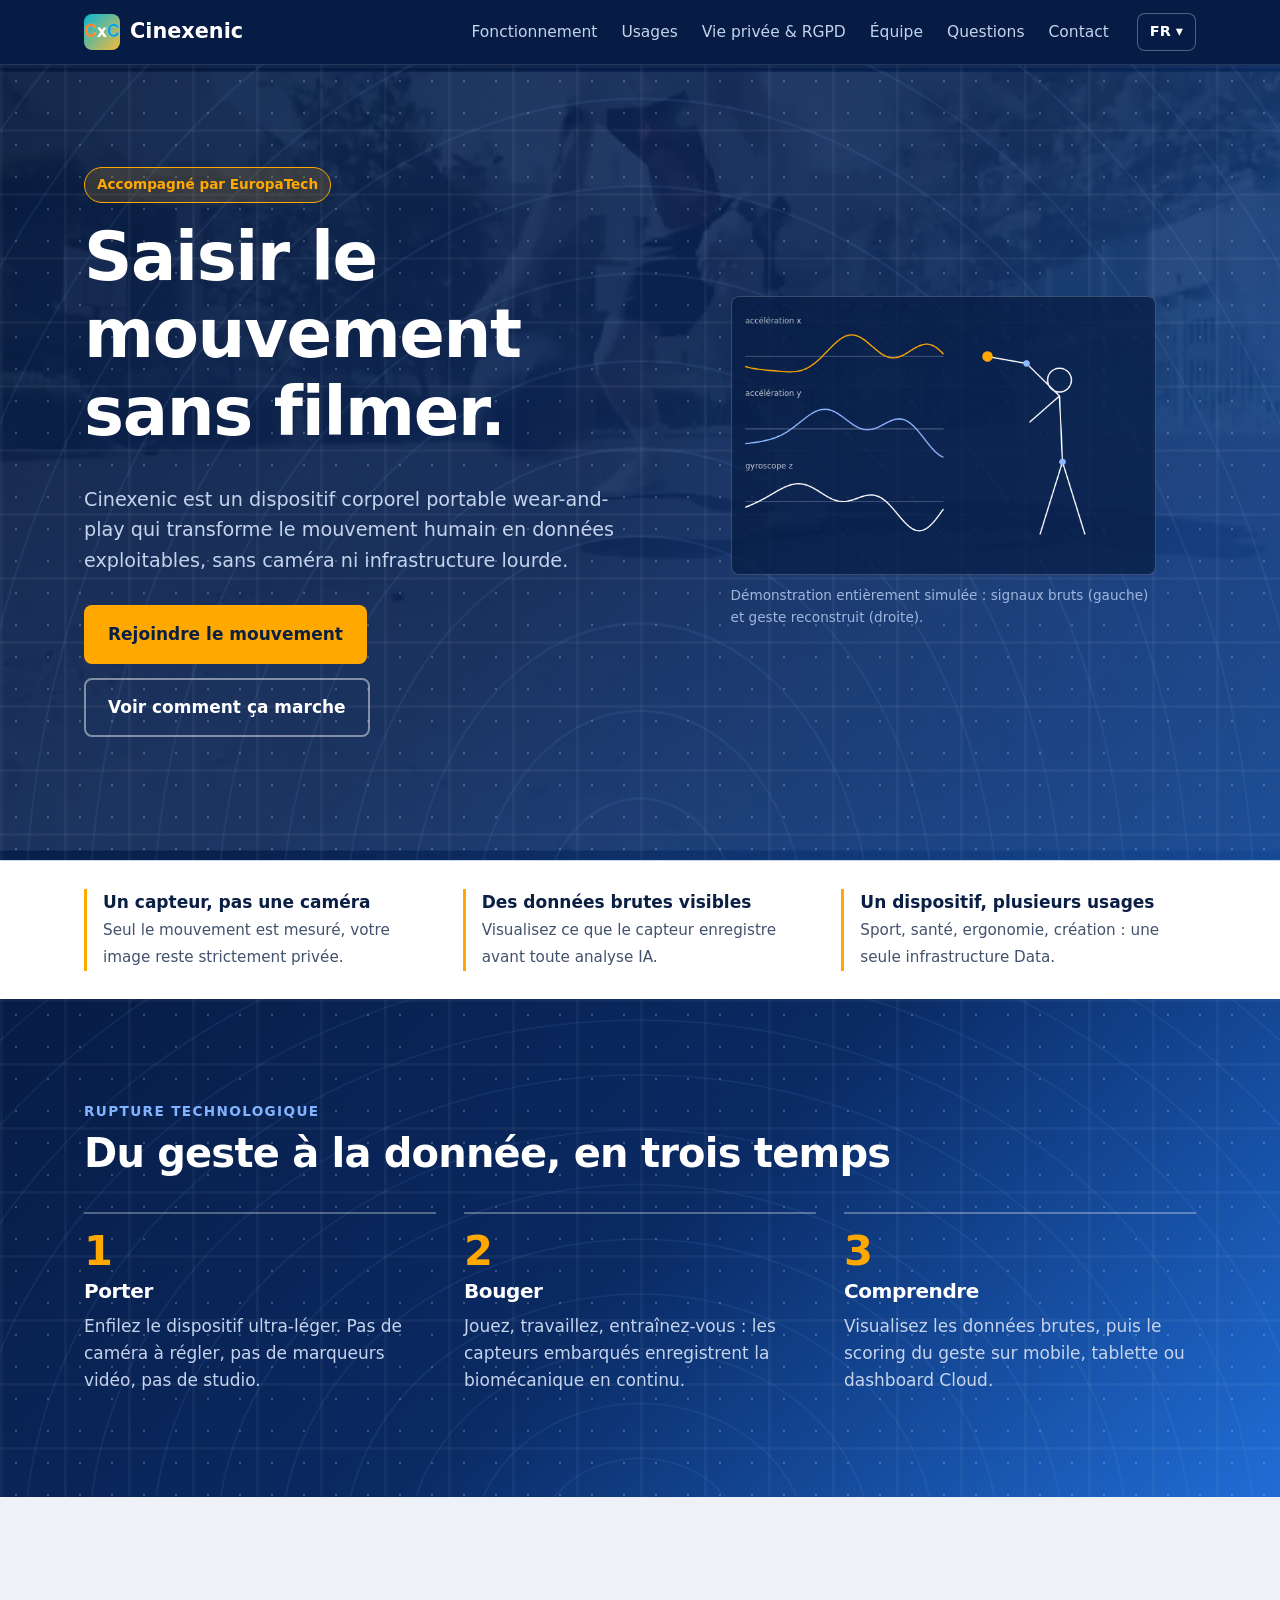
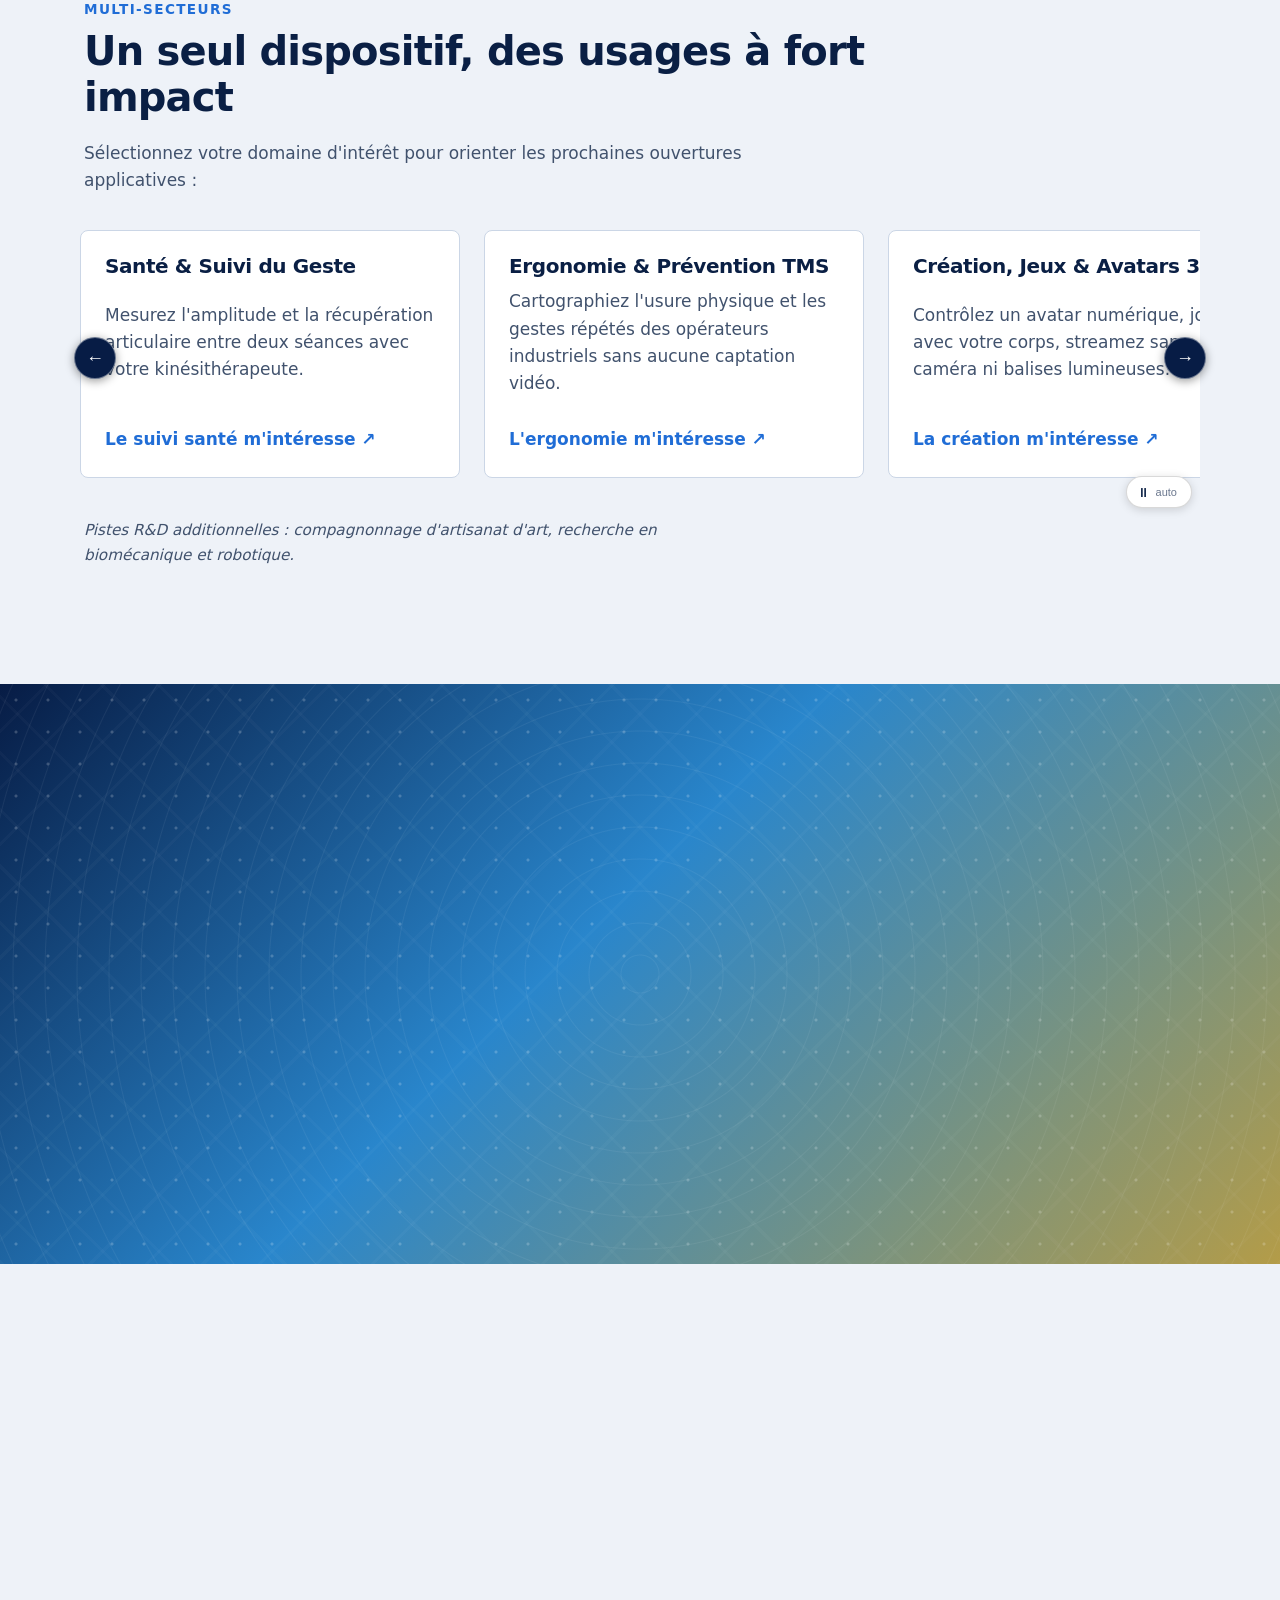
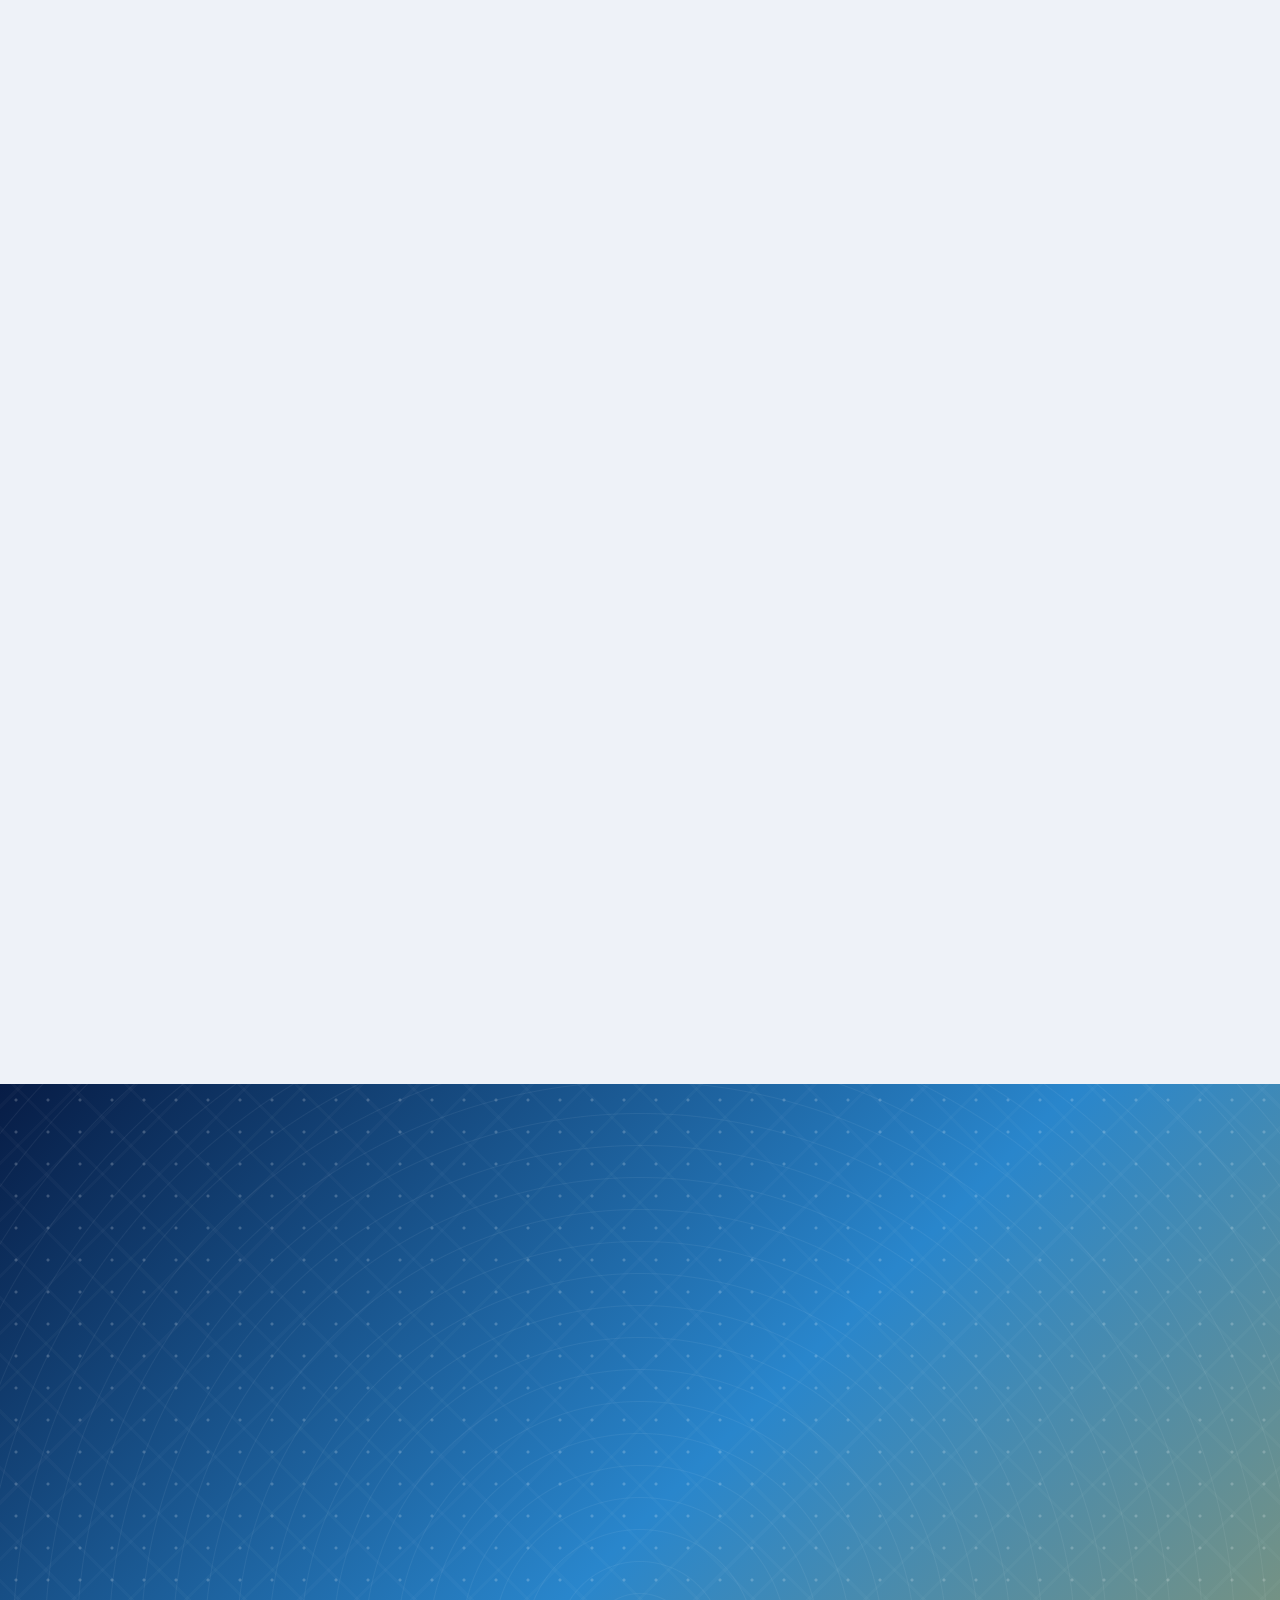
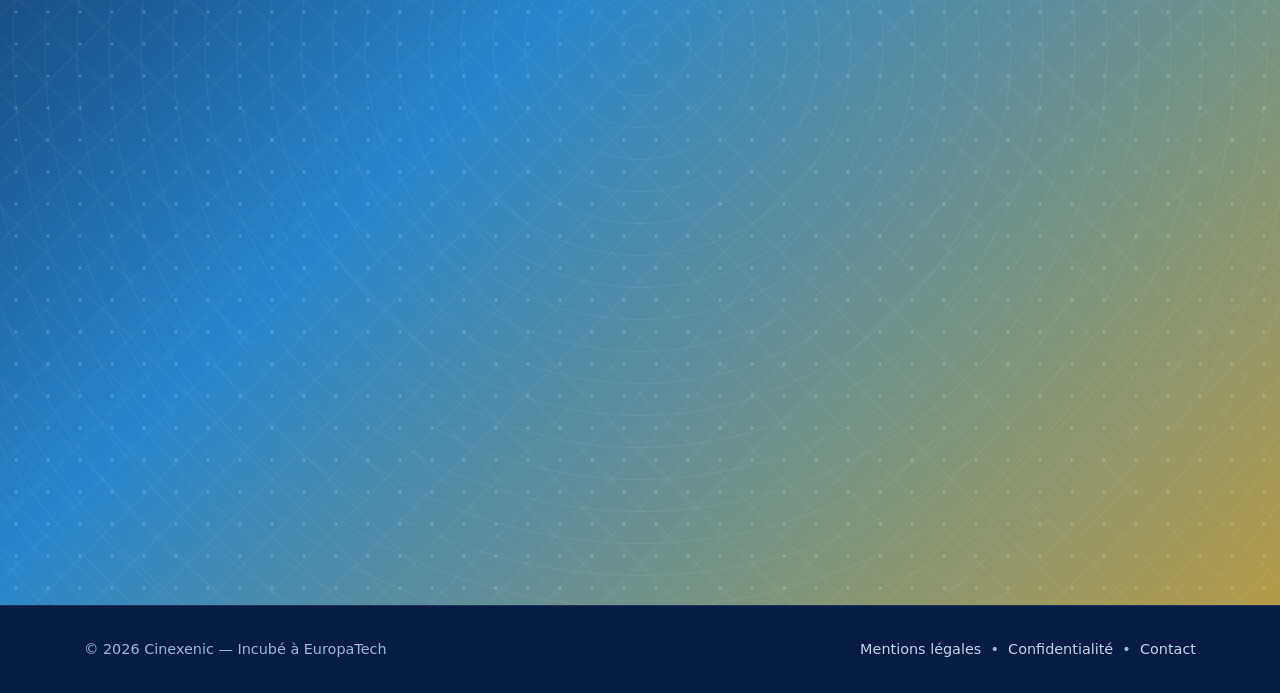
<file: index.html>
<!doctype html>
<html lang="fr" dir="ltr">
<head>
<meta charset="utf-8">
<meta name="viewport" content="width=device-width, initial-scale=1">
<title>Cinexenic : Saisir le mouvement sans caméra | Capteur corporel portable</title>
<meta name="description" content="Cinexenic est un dispositif corporel portable wear-and-play qui transforme le mouvement humain en données exploitables, sans caméra. Rejoignez le mouvement.">
<meta name="robots" content="index,follow,max-image-preview:large,max-snippet:-1">
<meta name="theme-color" content="#071C45">
<meta name="author" content="Cinexenic">
<!-- MODE LOCAL (file:// ou http://localhost) — le domaine n'est pas encore acquis.
     Les balises ci-dessous (canonical, hreflang) exigent des URLs absolues :
     elles sont désactivées ici et seront réactivées telles quelles en production,
     avec le domaine réel comme origine.
<link rel="canonical" href="https://www.cinexenic.example/">
<link rel="alternate" hreflang="fr" href="https://www.cinexenic.example/">
<link rel="alternate" hreflang="en" href="https://www.cinexenic.example/en/">
<link rel="alternate" hreflang="de" href="https://www.cinexenic.example/de/">
<link rel="alternate" hreflang="x-default" href="https://www.cinexenic.example/">
-->

<!-- Favicons (chemins relatifs racine) -->
<link rel="icon" type="image/svg+xml" href="./favicon.svg">
<link rel="icon" type="image/png" sizes="32x32" href="./favicon.png">
<link rel="apple-touch-icon" href="./apple-touch-icon.png">

<!-- Open Graph
     og:url et og:image : URLs relatives en mode local,
     à repasser en absolues en production. -->
<meta property="og:type" content="website">
<meta property="og:locale" content="fr_FR">
<meta property="og:locale:alternate" content="en_GB">
<meta property="og:locale:alternate" content="de_DE">
<meta property="og:site_name" content="Cinexenic">
<meta property="og:title" content="Cinexenic : Saisir le mouvement sans caméra">
<meta property="og:description" content="Un dispositif corporel portable qui transforme le mouvement humain en données exploitables, sans infrastructure vidéo.">
<meta property="og:url" content="./">
<meta property="og:image" content="./og-cover.jpg">
<meta property="og:image:width" content="1200">
<meta property="og:image:height" content="630">
<meta property="og:image:alt" content="Cinexenic : capteur de mouvement corporel sans caméra">
<meta name="twitter:card" content="summary_large_image">
<meta name="twitter:title" content="Cinexenic : Saisir le mouvement sans caméra">
<meta name="twitter:description" content="Un dispositif corporel portable qui transforme le mouvement humain en données exploitables, sans infrastructure vidéo.">
<meta name="twitter:image" content="./og-cover.jpg">

<!-- Sécurité (X-Content-Type-Options : à configurer côté serveur en en-tête HTTP) -->
<meta name="referrer" content="strict-origin-when-cross-origin">
<!-- MAINTENANCE CSP : 'unsafe-inline' est requis tant que le CSS et le JS du formulaire sont inline.
     Si vous déplacez ces blocs vers des fichiers externes, retirez 'unsafe-inline'. -->
<meta http-equiv="Content-Security-Policy" content="default-src 'self'; script-src 'self' 'unsafe-inline'; style-src 'self' 'unsafe-inline'; img-src 'self' data:; media-src 'self'; font-src 'self'; connect-src 'self'; base-uri 'self'; form-action 'self' https://formspree.io; object-src 'none'">

<!-- Feuille de style commune -->
<link rel="stylesheet" href="./assets/theme.css">

<!-- =========================================================================
     MAINTENANCE — STYLES DU FORMULAIRE DE QUALIFICATION (#qualificationForm)
     ========================================================================= -->
<style>
/* Piège anti-bot (honeypot) masqué visuellement hors champ */
.hp{
    position:absolute;
    left:-9999px;
}

#qualificationForm{

    max-width:700px;
    margin:auto;

    display:flex;
    flex-direction:column;

    gap:20px;
}

/* Exclut les cases à cocher pour préserver leur alignement natif */
#qualificationForm input:not([type="checkbox"]),
#qualificationForm textarea,
#qualificationForm select{

    width:100%;
    padding:12px;

    box-sizing:border-box;
}

#submitBtn{

    padding:14px;

    cursor:pointer;
}

#submitBtn:disabled{

    opacity:.5;
    cursor:not-allowed;
}

#timerBox{

    font-weight:bold;
    color:#ff6600;
}

/* Bloc de vérification humaine mis en valeur en bleu visible */
.human-check{

    background:#EFF6FF;
    color:#071C45;
    border:2px solid #2563EB;
    padding:15px;

    border-radius:8px;
}

/* Texte de la question en bleu soutenu pour une lecture immédiate */
#captchaQuestion{

    margin:0 0 10px;
    color:#1D4ED8;
    font-weight:bold;
    font-size:1.05rem;
}

/* Bordure bleue sur le champ réponse pour renforcer la visibilité */
#captchaAnswer{

    border:2px solid #2563EB;
    background:#FFFFFF;
    color:#071C45;
    font-weight:bold;
}
</style>

<!-- Données structurées Schema.org
     ⚠️ MODE LOCAL : JSON-LD désactivé (les @id exigent des URLs absolues).
     À réactiver tel quel en production, avec le domaine réel.
<script type="application/ld+json">
{
  "@context": "https://schema.org",
  "@graph": [
    {
      "@type": "Organization",
      "@id": "https://www.cinexenic.example/#organization",
      "name": "Cinexenic",
      "url": "https://www.cinexenic.example/",
      "logo": "https://www.cinexenic.example/favicon.png",
      "email": "contact@cinexenic.example",
      "description": "Cinexenic conçoit un dispositif corporel portable qui transforme le mouvement humain en données exploitables, sans caméra ni infrastructure lourde.",
      "knowsAbout": [
        "Capture de mouvement",
        "Capteurs inertiels IMU",
        "Biomécanique",
        "Données de mouvement",
        "IA embarquée",
        "Protection des données"
      ]
    },
    {
      "@type": "WebSite",
      "@id": "https://www.cinexenic.example/#website",
      "url": "https://www.cinexenic.example/",
      "name": "Cinexenic",
      "inLanguage": ["fr-FR", "en", "de-DE"],
      "publisher": { "@id": "https://www.cinexenic.example/#organization" }
    },
    {
      "@type": "WebPage",
      "@id": "https://www.cinexenic.example/#webpage",
      "url": "https://www.cinexenic.example/",
      "name": "Cinexenic : Saisir le mouvement sans caméra | Capteur corporel portable",
      "inLanguage": "fr-FR",
      "dateModified": "2026-10-18",
      "isPartOf": { "@id": "https://www.cinexenic.example/#website" },
      "about": { "@id": "https://www.cinexenic.example/#product" }
    },
    {
      "@type": "Product",
      "@id": "https://www.cinexenic.example/#product",
      "name": "Dispositif Cinexenic",
      "description": "Dispositif corporel portable wear-and-play qui mesure le mouvement humain sans caméra ni infrastructure lourde.",
      "brand": { "@id": "https://www.cinexenic.example/#organization" }
    },
    {
      "@type": "FAQPage",
      "@id": "https://www.cinexenic.example/#faq",
      "inLanguage": "fr-FR",
      "mainEntity": [
        {
          "@type": "Question",
          "name": "Qu'est-ce que Cinexenic ?",
          "acceptedAnswer": {
            "@type": "Answer",
            "text": "Cinexenic est un dispositif corporel portable qui transforme le mouvement humain en données exploitables, sans caméra ni infrastructure lourde."
          }
        },
        {
          "@type": "Question",
          "name": "Faut-il une caméra ou une salle équipée ?",
          "acceptedAnswer": {
            "@type": "Answer",
            "text": "Non. Le dispositif se porte sur soi et mesure le mouvement directement."
          }
        },
        {
          "@type": "Question",
          "name": "Pour quels usages ?",
          "acceptedAnswer": {
            "@type": "Answer",
            "text": "Les premiers usages visés sont le sport, le suivi du geste, la prévention des TMS et la création numérique."
          }
        },
        {
          "@type": "Question",
          "name": "Quand pourra-t-on l'acheter ?",
          "acceptedAnswer": {
            "@type": "Answer",
            "text": "Les précommandes ouvriront prochainement. Inscrivez-vous à la liste d'attente."
          }
        },
        {
          "@type": "Question",
          "name": "Mes données de mouvement sont-elles protégées ?",
          "acceptedAnswer": {
            "@type": "Answer",
            "text": "Le dispositif ne capte aucune image. Conformité RGPD stricte."
          }
        }
      ]
    }
  ]
}
</script>
-->
</head>
<body>
<a class="skip" href="#main">Aller au contenu</a>
<header class="site-header">
  <div class="wrap nav">
    <a class="brand" href="./" aria-label="Cinexenic, Accueil">
      <img src="./logo-72.png" alt="" class="brand-icon" width="36" height="36">
      Cinexenic
    </a>
    <nav class="nav-links" id="navLinks" aria-label="Navigation principale">
      <a href="#fonctionnement">Fonctionnement</a>
      <a href="#usages">Usages</a>
      <a href="#confiance">Vie privée &amp; RGPD</a>
      <a href="#equipe">Équipe</a>
      <a href="#faq">Questions</a>
      <a href="#liste-attente">Contact</a>  
    </nav>
 <!--        <a class="btn btn-gold nav-cta" href="#liste-attente">Contact</a> -->
    <!-- Sélecteur de langue en menu déroulant, zéro JS :
         chaque langue pointe en dur vers son fichier index.html dédié
         (racine FR, en/index.html, de/index.html). -->
    <details class="lang-switch">
      <summary aria-label="Langue : français">FR ▾</summary>
      <ul class="lang-menu">
        <li><a href="./index.html" hreflang="fr" lang="fr" aria-current="true">Français</a></li>
        <li><a href="en/index.html" hreflang="en" lang="en">English</a></li>
        <li><a href="de/index.html" hreflang="de" lang="de">Deutsch</a></li>
      </ul>
    </details>
    <button class="menu" type="button" id="menuBtn" aria-label="Ouvrir le menu" aria-expanded="false" aria-controls="navLinks">Menu</button>
  </div>
</header>
<main id="main" tabindex="-1">
  <section class="hero section-blue-gradient section-video-bg">
    <video muted loop playsinline preload="none" poster="./hero-poster.webp" class="bg-video" aria-hidden="true" tabindex="-1" disablepictureinpicture>
      <source src="./hero-bg.mp4" type="video/mp4">
    </video>
    <div class="video-overlay" aria-hidden="true"></div>
    <div class="video-grid-overlay" aria-hidden="true"></div>

    <div class="wrap hero-grid hero-content">
      <div>
        <span class="badge">Accompagné par EuropaTech</span>
        <h1>Saisir le mouvement sans filmer.</h1>
        <p class="lead">Cinexenic est un dispositif corporel portable wear-and-play qui transforme le mouvement humain en données exploitables, sans caméra ni infrastructure lourde.</p>
        <div class="actions">
          <a class="btn btn-gold" href="#liste-attente">Rejoindre le mouvement</a>
          <a class="btn btn-line" href="#fonctionnement">Voir comment ça marche</a>
        </div>
      </div>
      <figure class="demo">
        <canvas id="demo" width="640" height="420" role="img" aria-label="Démonstration animée des signaux IMU et geste reconstruit" data-labels="accélération x|accélération y|gyroscope z"></canvas>
        <figcaption>Démonstration entièrement simulée : signaux bruts (gauche) et geste reconstruit (droite).</figcaption>
      </figure>
    </div>
  </section>

  <section class="facts section-light" aria-label="Principes du dispositif">
    <div class="wrap">
      <ul>
        <li><strong>Un capteur, pas une caméra</strong><span>Seul le mouvement est mesuré, votre image reste strictement privée.</span></li>
        <li><strong>Des données brutes visibles</strong><span>Visualisez ce que le capteur enregistre avant toute analyse IA.</span></li>
        <li><strong>Un dispositif, plusieurs usages</strong><span>Sport, santé, ergonomie, création : une seule infrastructure Data.</span></li>
      </ul>
    </div>
  </section>

  <section id="fonctionnement" class="section-blue-gradient">
    <div class="wrap">
      <div class="kicker">Rupture Technologique</div>
      <h2>Du geste à la donnée, en trois temps</h2>
      <ol class="steps">
        <li><h3>Porter</h3><p>Enfilez le dispositif ultra-léger. Pas de caméra à régler, pas de marqueurs vidéo, pas de studio.</p></li>
        <li><h3>Bouger</h3><p>Jouez, travaillez, entraînez-vous : les capteurs embarqués enregistrent la biomécanique en continu.</p></li>
        <li><h3>Comprendre</h3><p>Visualisez les données brutes, puis le scoring du geste sur mobile, tablette ou dashboard Cloud.</p></li>
      </ol>
    </div>
  </section>

  <section id="usages" class="section-light">
    <div class="wrap">
      <div class="kicker">Multi-Secteurs</div>
      <h2>Un seul dispositif, des usages à fort impact</h2>
      <p>Sélectionnez votre domaine d'intérêt pour orienter les prochaines ouvertures applicatives :</p>

      <!-- Carrousel accessible avec autoscroll : les 4 usages restent
           100 % dans le HTML (crawlables par Google et les robots IA).
           Défilement automatique de 1 s par carte, contrôlé par le bouton
           play/pause ; pause au survol, au focus et en prefers-reduced-motion.
           Styles : theme.css §Carrousel ; logique : assets/home.js. -->
      <div class="carousel" role="group" aria-roledescription="carrousel" aria-label="Usages du dispositif Cinexenic">
        <div class="usage-grid carousel-track" tabindex="0" id="usagesTrack"
             aria-label="Cartes des usages — faire défiler horizontalement">
          <div class="usage">
            <h3>Padel et Tennis</h3>
            <p>Analysez votre service, smash et placement. Comparez votre geste aux références biomécaniques des coachs.</p>
            <a href="#liste-attente" data-usage="sport-raquette">Ce sport m'intéresse ↗</a>
          </div>
          <div class="usage">
            <h3>Santé &amp; Suivi du Geste</h3>
            <p>Mesurez l'amplitude et la récupération articulaire entre deux séances avec votre kinésithérapeute.</p>
            <a href="#liste-attente" data-usage="suivi-geste">Le suivi santé m'intéresse ↗</a>
          </div>
          <div class="usage">
            <h3>Ergonomie &amp; Prévention TMS</h3>
            <p>Cartographiez l'usure physique et les gestes répétés des opérateurs industriels sans aucune captation vidéo.</p>
            <a href="#liste-attente" data-usage="ergonomie-tms">L'ergonomie m'intéresse ↗</a>
          </div>
          <div class="usage">
            <h3>Création, Jeux &amp; Avatars 3D</h3>
            <p>Contrôlez un avatar numérique, jouez avec votre corps, streamez sans caméra ni balises lumineuses.</p>
            <a href="#liste-attente" data-usage="creation-vr">La création m'intéresse ↗</a>
          </div>
        </div>
        <button class="carousel-btn prev" type="button"
                aria-label="Usage précédent" aria-controls="usagesTrack">←</button>
        <button class="carousel-btn next" type="button"
                aria-label="Usage suivant" aria-controls="usagesTrack">→</button>
        <button class="carousel-toggle" id="carouselToggle" type="button"
                aria-label="Arrêter le défilement automatique des usages"
                aria-pressed="true" aria-controls="usagesTrack">
          <span class="toggle-icon-pause" aria-hidden="true">⏸</span><span class="toggle-icon-play" aria-hidden="true">▶</span>
        </button>
      </div>

      <p class="explore-note">Pistes R&amp;D additionnelles : compagnonnage d'artisanat d'art, recherche en biomécanique et robotique.</p>
    </div>
  </section>

  <section id="confiance" class="section-orange-gradient">
    <div class="wrap">
      <div class="kicker">Privacy by Design</div>
      <h2>Saisir sans filmer est un choix de conception</h2>
      <p>Un mouvement est une donnée personnelle sensible. Nous traitons le respect de la vie privée comme une fonctionnalité produit fondamentale.</p>
      <div class="principles">
        <div>
          <h3>Aucune image</h3>
          <p>Le dispositif intègre uniquement des capteurs inertiels (IMU) : aucune caméra, aucun risque de fuite visuelle.</p>
        </div>
        <div>
          <h3>Souveraineté Data</h3>
          <p>Nous ne collectons que les métriques indispensables à votre usage, avec un chiffrement de bout en bout.</p>
        </div>
        <div>
          <h3>Transparence Totale</h3>
          <p>Stockage, gouvernance et droits d'exportation de vos données sont décrits clairement dès l'inscription.</p>
        </div>
      </div>
    </div>
  </section>

  <section id="equipe" class="section-light">
    <div class="wrap">
      <div class="kicker">Les Visages du Projet</div>
      <h2>Une équipe guidée par l'ingénierie et la biomécanique</h2>
      <p>Cinexenic est née de l'union entre l'électronique embarquée, la science du traitement de signal et l'écosystème d'innovation européen.</p>
      <div class="team-grid">
        <div class="team-card">
          <div class="team-avatar" aria-hidden="true">👨‍💻</div>
          <h3>Fondateur &amp; CTO</h3>
          <span class="team-role">Ingénieur Électronique, Automatisme &amp; Data</span>
          <p>Passionné par la modélisation du mouvement humain et concepteur de l'architecture matérielle.</p>
        </div>
        <div class="team-card">
          <div class="team-avatar" aria-hidden="true">🚀</div>
          <h3>EuropaTech</h3>
          <span class="team-role">Incubation &amp; Accélération Industrialisation</span>
          <p>Premier pôle européen de startups basé à Berlin, accompagnant Cinexenic.</p>
        </div>
        <div class="team-card">
          <div class="team-avatar" aria-hidden="true">🔬</div>
          <h3>Comité Scientifique &amp; Data</h3>
          <span class="team-role">Biomécanique &amp; Algorithmes IA</span>
          <p>Conseillers experts en sciences du sport et traitement du signal.</p>
        </div>
      </div>
    </div>
  </section>

  <section id="faq" class="faq section-light">
    <div class="wrap">
      <div class="kicker">Faq</div>
      <h2>Questions fréquentes</h2>
      <details open>
        <summary>Qu'est-ce que Cinexenic ?</summary>
        <p>Cinexenic est un dispositif corporel portable qui transforme le mouvement humain en données exploitables, sans caméra ni infrastructure lourde.</p>
      </details>
      <details>
        <summary>Faut-il une caméra ou une salle équipée ?</summary>
        <p>Non. Le dispositif se porte sur soi et mesure le mouvement directement.</p>
      </details>
      <details>
        <summary>Pour quels usages ?</summary>
        <p>Les premiers usages visés sont le sport, le suivi du geste, la prévention des TMS et la création numérique.</p>
      </details>
      <details>
        <summary>Quand pourra-t-on l'acheter ?</summary>
        <p>Les précommandes ouvriront prochainement. Inscrivez-vous à la liste d'attente.</p>
      </details>
      <details>
        <summary>Mes données de mouvement sont-elles protégées ?</summary>
        <p>Le dispositif ne capte aucune image. Conformité RGPD stricte.</p>
      </details>
    </div>
  </section>

  <section id="liste-attente" class="signup section-orange-gradient">
    <div class="wrap signup-grid">
      <div>
        <h2>Rejoindre le mouvement</h2>
        <p>Soyez prévenu(e) de l'ouverture des précommandes et participez à la définition des premiers modules applicatifs.</p>
      </div>

      <!-- =====================================================================
           MAINTENANCE — FORMULAIRE DE QUALIFICATION (FORMSPREE + GITHUB PAGES)
           - Remplacer VOTRE_ID par l'identifiant du formulaire Formspree.
           - Chaque champ avec attribut `name` est transmis à Formspree.
           ===================================================================== -->
      <form id="qualificationForm"
            action="https://formspree.io/f/VOTRE_ID"
            method="POST">

        <!-- Objet de notification reçu dans Formspree -->
        <input type="hidden"
               name="_subject"
               value="Nouveau Lead Cinexenic">

        <!-- Honeypot : doit rester vide ; rempli uniquement par des bots -->
        <div class="hp">
          <label>
            Ne pas remplir
            <input type="text"
                   name="website"
                   tabindex="-1"
                   autocomplete="off">
          </label>
        </div>

        <h2>Construisons ensemble Cinexenic</h2>

        <!-- Compte à rebours anti-bot mis à jour par le script -->
        <div id="timerBox">
          Temps minimum avant envoi : 30 secondes
        </div>

        <label>
          Email professionnel *
          <input type="email"
                 id="email"
                 name="email"
                 required
                 maxlength="254">
        </label>

        <label>
          Vous êtes :
          <select name="persona" required>
            <option value="">Sélectionner</option>
            <option>Sportif</option>
            <option>Coach sportif</option>
            <option>Kinésithérapeute</option>
            <option>Responsable HSE</option>
            <option>Responsable Innovation</option>
            <option>Chercheur</option>
            <option>Développeur XR</option>
            <option>Investisseur</option>
            <option>Autre</option>
          </select>
        </label>

        <!-- Domaine principal : ajouter ou renommer des <option> ici si besoin -->
        <label>
          Domaine principal
          <select name="secteur">
            <option>Sport</option>
            <option>Santé</option>
            <option>Industrie</option>
            <option>Recherche</option>
            <option>XR / Gaming</option>
            <option>Autre</option>
          </select>
        </label>

        <label>
          Budget estimé
          <select name="budget">
            <option>-100 €</option>
            <option>100-500 €</option>
            <option>500-2000 €</option>
            <option>2000-10000 €</option>
            <option>10000+ €</option>
          </select>
        </label>

        <label>
          Participation à un pilote ?
          <select name="pilot">
            <option>Oui</option>
            <option>Peut-être</option>
            <option>Non</option>
          </select>
        </label>

        <!-- Vérification humaine : question et formulation générées dynamiquement en JS -->
        <div class="human-check">
          <p id="captchaQuestion"></p>
          <input type="number"
                 id="captchaAnswer"
                 required
                 placeholder="Votre réponse">
        </div>

        <label class="check">
          <input type="checkbox"
                 required>
          J'accepte d'être recontacté(e)
          par Cinexenic.
        </label>

        <button type="submit"
                id="submitBtn"
                class="btn btn-gold"
                disabled>
          Envoyer
        </button>

      </form>
    </div>
  </section>

</main>
<footer>
  <div class="wrap foot">
    <span>© 2026 Cinexenic — Incubé à EuropaTech</span>
    <span>
      <a href="mentions-legales.html">Mentions légales</a> &nbsp;•&nbsp;
      <a href="confidentialite.html">Confidentialité</a> &nbsp;•&nbsp;
      <a href="mailto:contact@cinexenic.example">Contact</a>
    </span>
  </div>
</footer>
<button id="scrollToTopBtn" type="button" aria-label="Remonter au début de la page" title="Remonter au début de la page">
  <svg width="20" height="20" viewBox="0 0 24 24" fill="none" stroke="currentColor" stroke-width="2.5" stroke-linecap="round" stroke-linejoin="round" aria-hidden="true"><path d="M18 15l-6-6-6 6"/></svg>
</button>
<script src="./assets/common.js" defer></script>
<script src="./assets/home.js" defer></script>

<!-- =========================================================================
     MAINTENANCE — SCRIPT ANTI-SPAM, VALIDATION & PERSISTANCE LOCALE
     ========================================================================= -->
<script>
const form =
document.getElementById(
    "qualificationForm"
);

const submitBtn =
document.getElementById(
    "submitBtn"
);

const timerBox =
document.getElementById(
    "timerBox"
);

// Horodatage d'ouverture de la page pour contrôler la durée minimale de remplissage
const startedAt =
Date.now();

/* ------------------------------------------------------------
   ANTI SPAM N°1
   TEMPS MINIMUM (modifier `countdown` pour changer le délai en secondes)
   ------------------------------------------------------------ */

let countdown = 30;

const timer =
setInterval(() => {

    countdown--;

    timerBox.textContent =
       `Temps minimum avant envoi : ${countdown}s`;

    if(countdown <= 0){

        clearInterval(timer);

        timerBox.textContent =
            "Vous pouvez maintenant envoyer.";

        timerBox.style.color =
            "green";

        submitBtn.disabled =
            false;
    }

},1000);

/* ------------------------------------------------------------
   ANTI SPAM N°2
   QUESTION HUMAINE (opération et formulation générées aléatoirement)
   ------------------------------------------------------------ */

// Tire au hasard un type d'opération : addition (+), soustraction (-) ou multiplication (×)
const operationIndex =
Math.floor(Math.random()*3);

let a =
Math.floor(Math.random()*10)+1;

let b =
Math.floor(Math.random()*10)+1;

let symbol = "+";
let expected = 0;

if(operationIndex === 0){

    symbol = "+";
    expected = a + b;

}else if(operationIndex === 1){

    // Garantit un résultat positif ou nul pour éviter les nombres négatifs
    if(a < b){

        const temp = a;
        a = b;
        b = temp;
    }

    symbol = "-";
    expected = a - b;

}else{

    // Limite les facteurs de multiplication entre 2 et 6 pour garder un calcul simple
    a = Math.floor(Math.random()*5)+2;
    b = Math.floor(Math.random()*5)+2;
    symbol = "×";
    expected = a * b;
}

// Varie la formulation textuelle à chaque chargement pour ne pas figer la phrase
const templates = [

    `Vérification : quel est le résultat de ${a} ${symbol} ${b} ?`,
    `Contrôle anti-robot : combien font ${a} ${symbol} ${b} ?`,
    `Merci d'indiquer la valeur de ${a} ${symbol} ${b} :`

];

const chosenTemplate =
templates[Math.floor(Math.random()*templates.length)];

document
.getElementById("captchaQuestion")
.innerText =
chosenTemplate;

/* ------------------------------------------------------------
   ANTI SPAM N°3
   EMAIL JETABLE (compléter `blockedDomains` si de nouveaux domaines apparaissent)
   ------------------------------------------------------------ */

const blockedDomains = [

"mailinator.com",
"guerrillamail.com",
"10minutemail.com"

];

/* ------------------------------------------------------------
   ANTI SPAM N°4
   BLOCAGE URL (motif de détection d'URL)
   ------------------------------------------------------------ */

const urlRegex =
/http|https|www\./i;

/* ------------------------------------------------------------
   ANTI SPAM N°5
   URLS DANS TEXTE (utilitaire réutilisable si un champ texte est ajouté)
   ------------------------------------------------------------ */

function containsUrl(text){

   return urlRegex.test(text);
}

/* ------------------------------------------------------------
   ANTI SPAM N°6
   SANITIZATION (supprime les chevrons `<` et `>` et les espaces superflus)
   ------------------------------------------------------------ */

function sanitize(value){

    return value

    .replace(/</g,"")
    .replace(/>/g,"")

    .trim();
}

/* ------------------------------------------------------------
   VALIDATION ET SOUMISSION
   ------------------------------------------------------------ */

form.addEventListener(

"submit",

function(e){

// Bloque l'envoi natif le temps d'exécuter les contrôles anti-spam
e.preventDefault();

/* --------------------------------------------------------
   HONEYPOT
   -------------------------------------------------------- */

const honeypot =
form.website.value;

if(honeypot !== ""){

    alert("Erreur.");

    return;
}

/* --------------------------------------------------------
   TEMPS MINI
   -------------------------------------------------------- */

const duration =

(Date.now()-startedAt)
/1000;

if(duration < 30){

    alert(
      "Merci de prendre un peu plus de temps."
    );

    return;
}

/* --------------------------------------------------------
   QUESTION HUMAINE
   -------------------------------------------------------- */

const userAnswer =
Number(
document.getElementById(
"captchaAnswer"
).value
);

if(userAnswer !== expected){

    alert(
    "Réponse incorrecte."
    );

    return;
}

/* --------------------------------------------------------
   EMAIL
   -------------------------------------------------------- */

const email =

document
.getElementById("email")
.value
.toLowerCase();

const emailDomain =

email.split("@")[1];

if(
blockedDomains.includes(
 emailDomain
)
){

   alert(
   "Adresse email non acceptée."
   );

   return;
}

/* --------------------------------------------------------
   SAUVEGARDE LOCALE (préparation personnalisation future dans localStorage)
   -------------------------------------------------------- */

const profile = {

email:
sanitize(email),

createdAt:
new Date().toISOString()

};

localStorage.setItem(

"cinexenic-profile",

JSON.stringify(profile)

);

/* --------------------------------------------------------
   ENVOI FORMSPREE (soumission finale après validation complète)
   -------------------------------------------------------- */

form.submit();

});
</script>
</body>
</html>
</file>
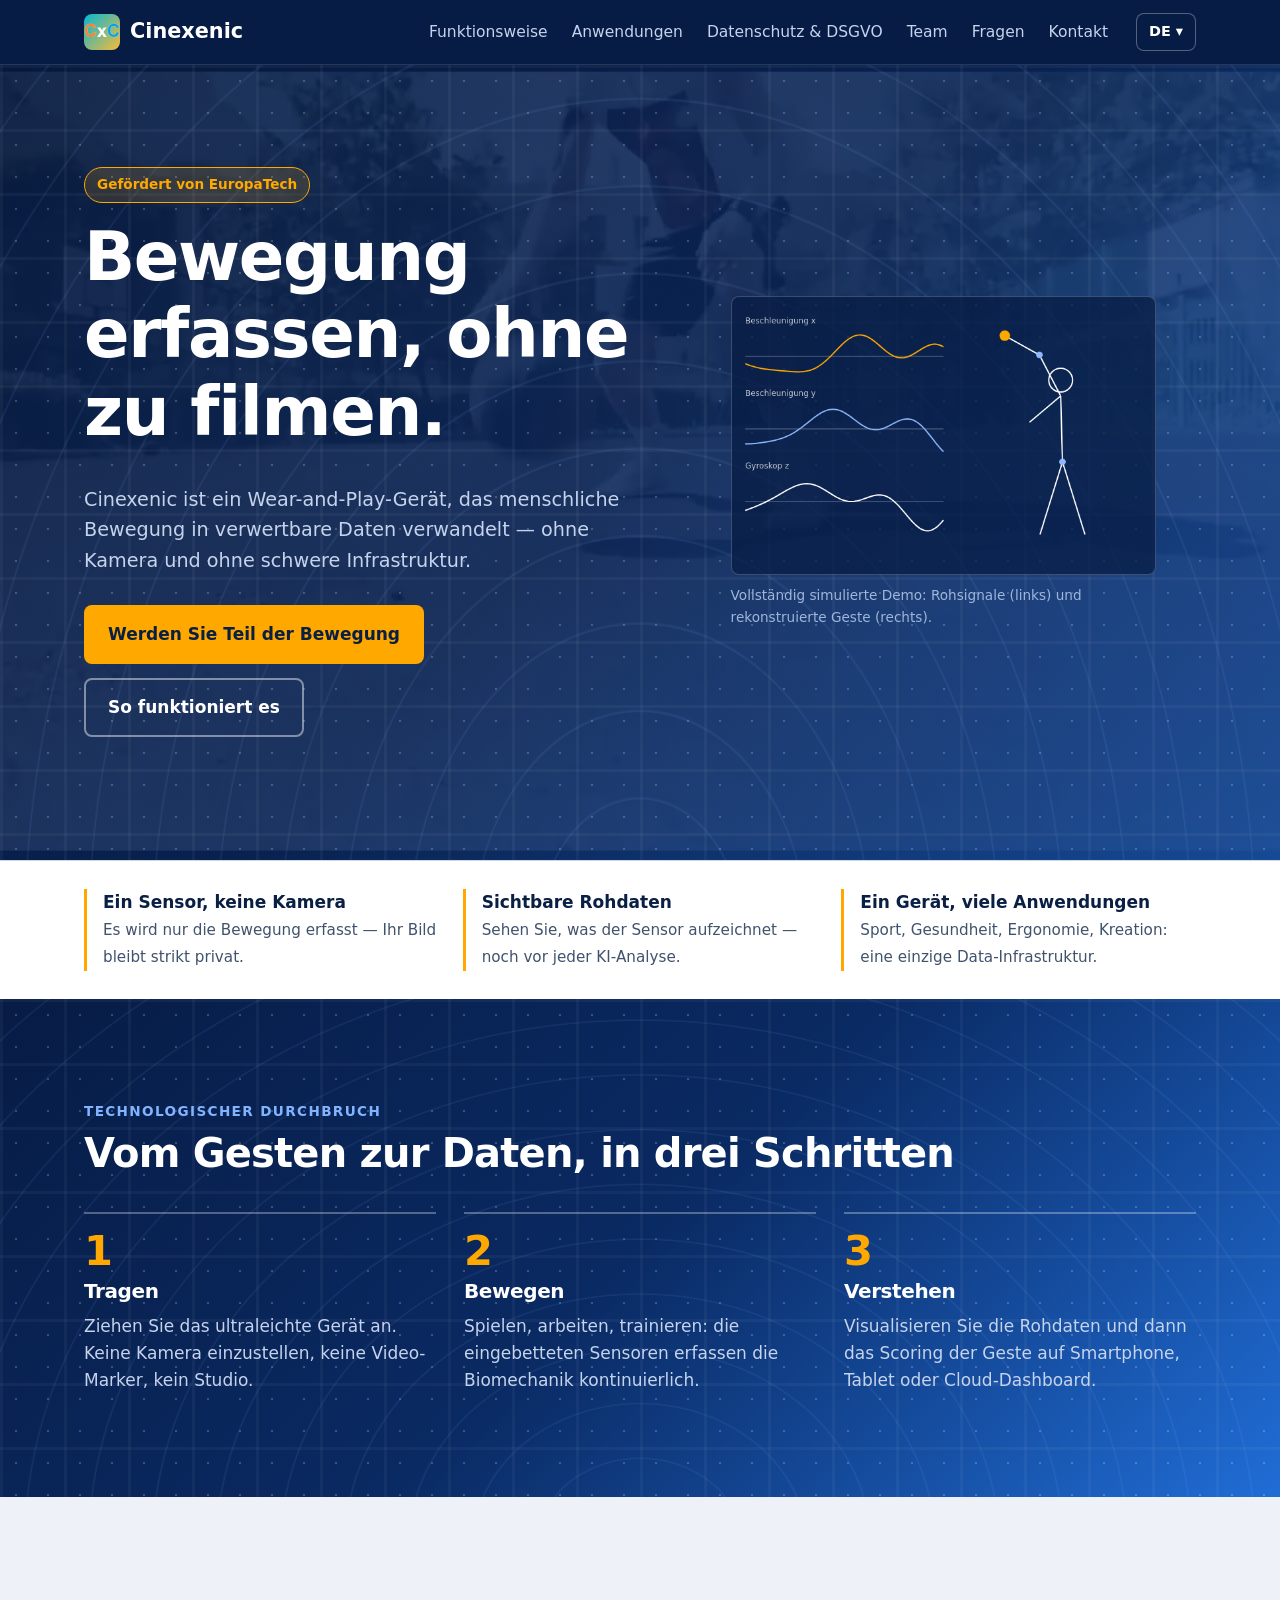
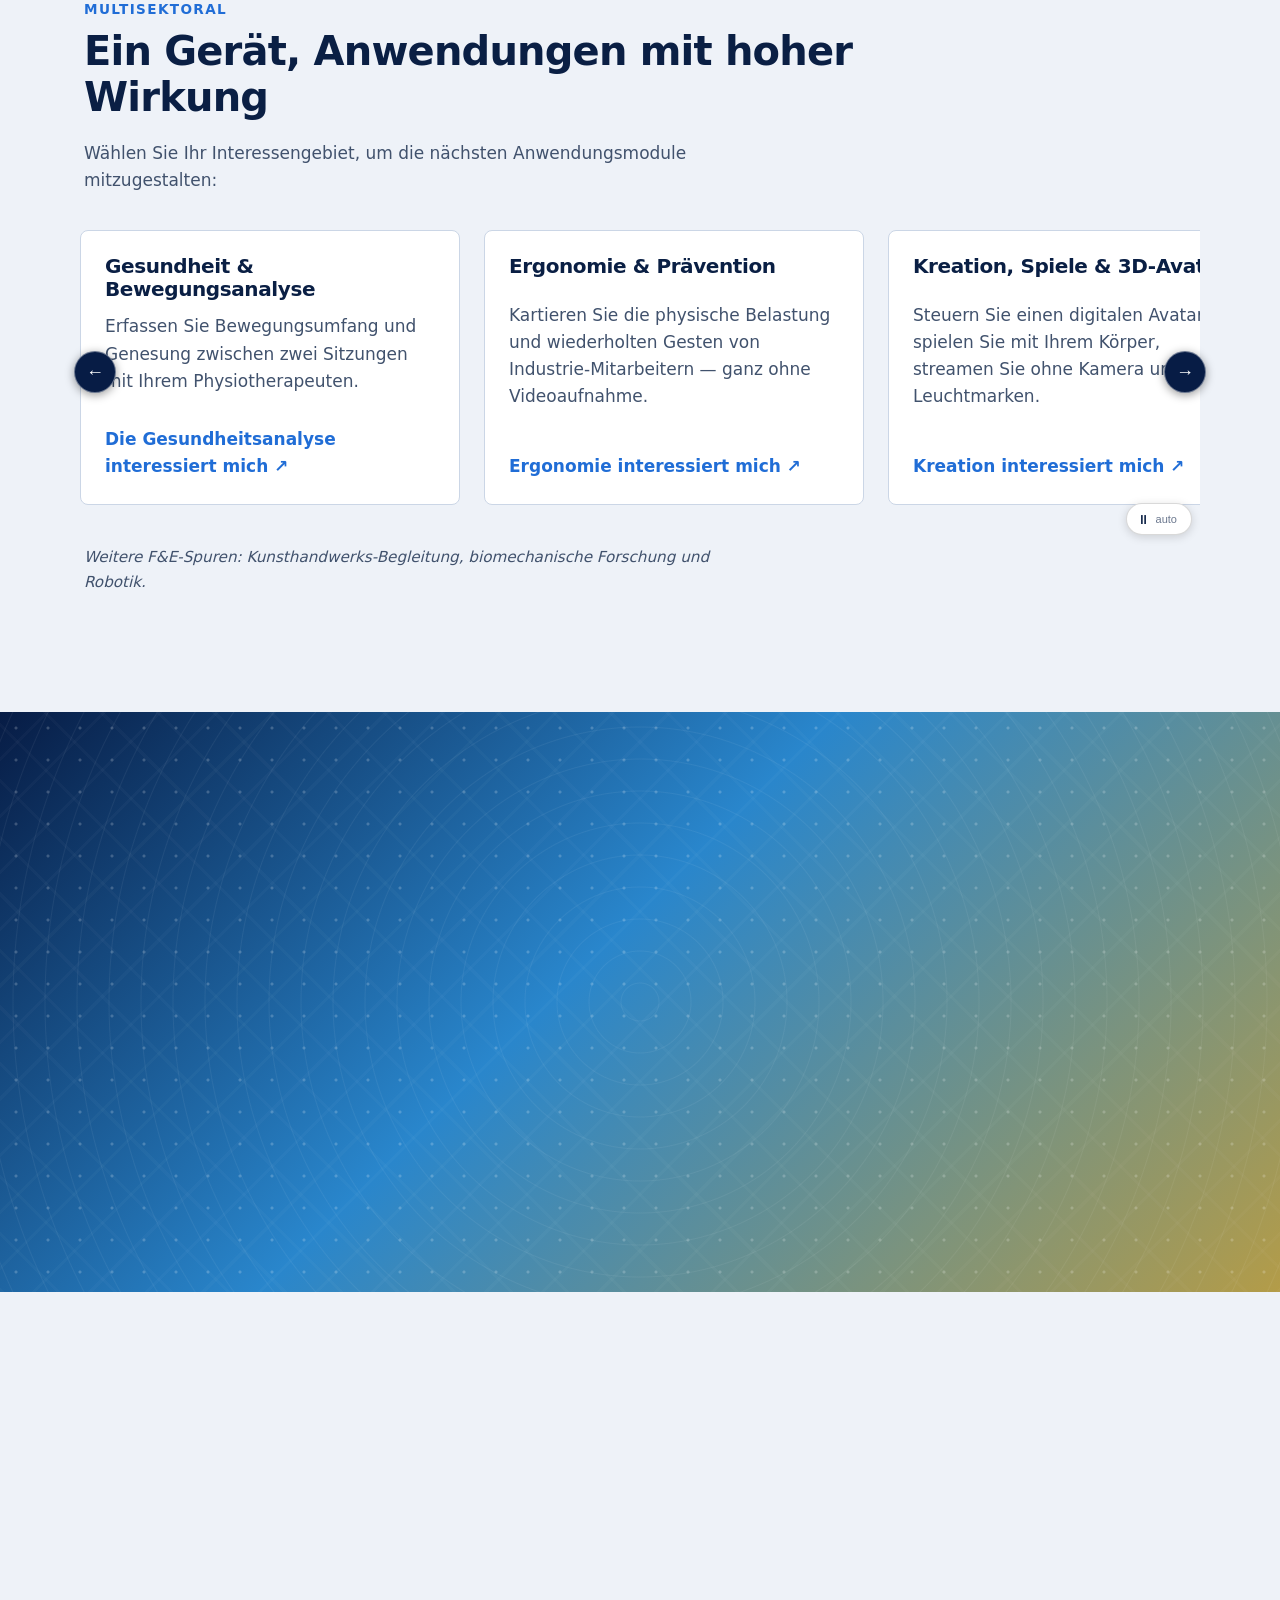
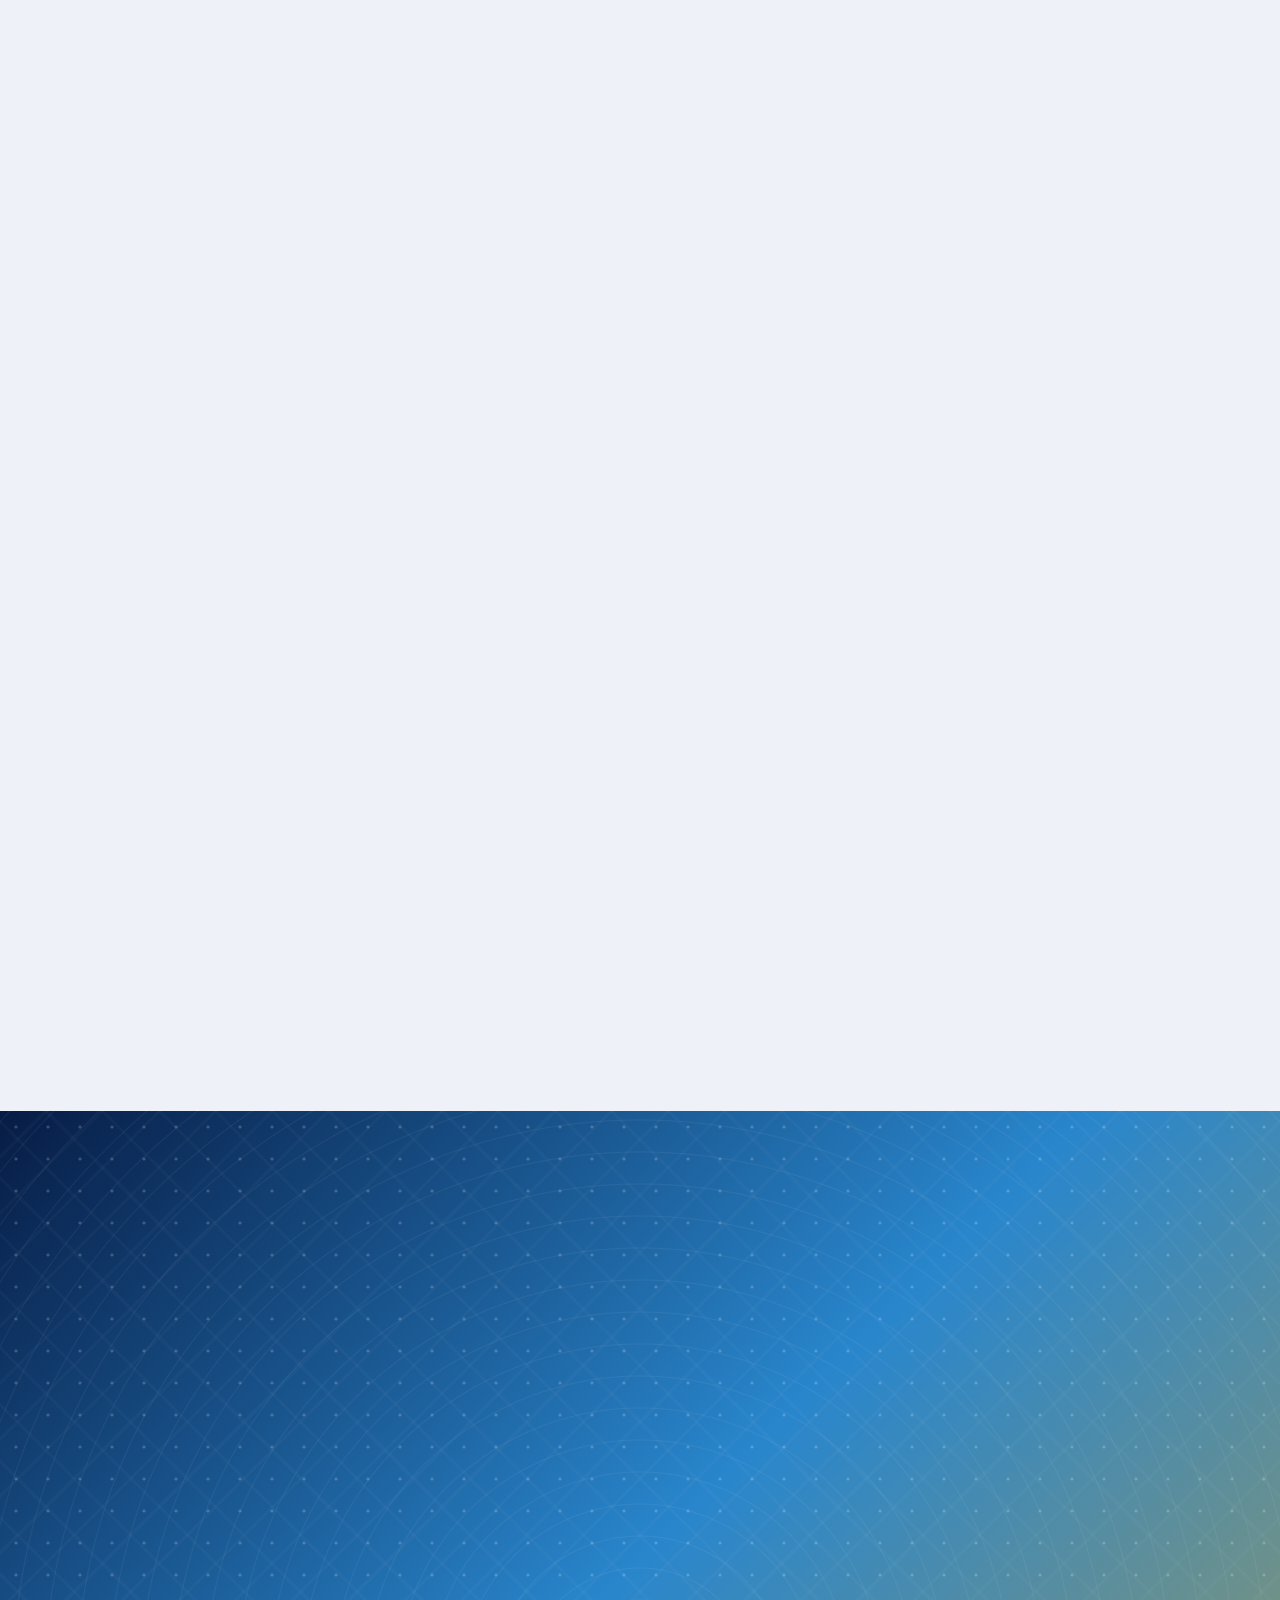
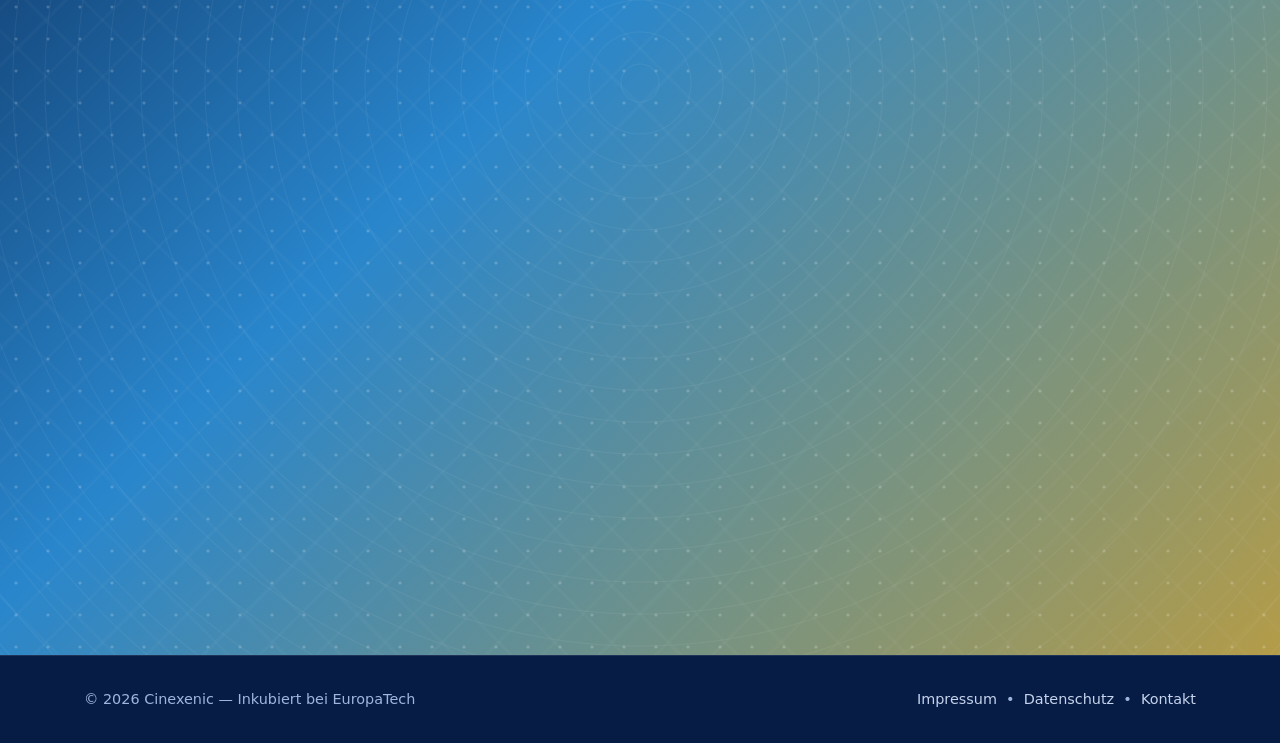
<file: de/index.html>
<!doctype html>
<html lang="de" dir="ltr">
<head>
<meta charset="utf-8">
<meta name="viewport" content="width=device-width, initial-scale=1">
<title>Cinexenic: Bewegung erfassen ohne Kamera | Tragbarer Körper-Sensor</title>
<meta name="description" content="Cinexenic ist ein Wear-and-Play-Körpersensor, der menschliche Bewegung in verwertbare Daten verwandelt — ohne Kamera. Werden Sie Teil der Bewegung.">
<meta name="robots" content="index,follow,max-image-preview:large,max-snippet:-1">
<meta name="theme-color" content="#071C45">
<meta name="author" content="Cinexenic">
<!-- LOKALER MODUS (file:// oder http://localhost) — die Domain ist noch nicht registriert.
     Die folgenden Tags (canonical, hreflang) erfordern absolute URLs: sie sind
     hier deaktiviert und werden in Produktion unverändert reaktiviert,
     mit der echten Domain als Origin.
<link rel="canonical" href="https://www.cinexenic.example/de/">
<link rel="alternate" hreflang="fr" href="https://www.cinexenic.example/">
<link rel="alternate" hreflang="en" href="https://www.cinexenic.example/en/">
<link rel="alternate" hreflang="de" href="https://www.cinexenic.example/de/">
<link rel="alternate" hreflang="x-default" href="https://www.cinexenic.example/">
-->

<!-- Favicons (Assets zeigen auf die Website-Wurzel) -->
<link rel="icon" type="image/svg+xml" href="../favicon.svg">
<link rel="icon" type="image/png" sizes="32x32" href="../favicon.png">
<link rel="apple-touch-icon" href="../apple-touch-icon.png">

<!-- Open Graph
     og:url und og:image: relative URLs im lokalen Modus,
     in Produktion zurück auf absolute URLs umstellen. -->
<meta property="og:type" content="website">
<meta property="og:locale" content="de_DE">
<meta property="og:locale:alternate" content="fr_FR">
<meta property="og:locale:alternate" content="en_GB">
<meta property="og:site_name" content="Cinexenic">
<meta property="og:title" content="Cinexenic: Bewegung erfassen ohne Kamera">
<meta property="og:description" content="Ein tragbares Gerät, das menschliche Bewegung in verwertbare Daten verwandelt — ganz ohne Video-Infrastruktur.">
<meta property="og:url" content="../">
<meta property="og:image" content="../og-cover.jpg">
<meta property="og:image:width" content="1200">
<meta property="og:image:height" content="630">
<meta property="og:image:alt" content="Cinexenic: kamerufreier Körper-Bewegungssensor">
<meta name="twitter:card" content="summary_large_image">
<meta name="twitter:title" content="Cinexenic: Bewegung erfassen ohne Kamera">
<meta name="twitter:description" content="Ein tragbares Gerät, das menschliche Bewegung in verwertbare Daten verwandelt — ganz ohne Video-Infrastruktur.">
<meta name="twitter:image" content="../og-cover.jpg">

<!-- Sicherheit (X-Content-Type-Options: serverseitig als HTTP-Header konfigurieren) -->
<meta name="referrer" content="strict-origin-when-cross-origin">
<!-- WARTUNG CSP: 'unsafe-inline' ist erforderlich, solange CSS und JS des Formulars inline eingebettet sind.
     Falls diese Blöcke in externe Dateien ausgelagert werden, 'unsafe-inline' entfernen. -->
<meta http-equiv="Content-Security-Policy" content="default-src 'self'; script-src 'self' 'unsafe-inline'; style-src 'self' 'unsafe-inline'; img-src 'self' data:; media-src 'self'; font-src 'self'; connect-src 'self'; base-uri 'self'; form-action 'self' https://formspree.io; object-src 'none'">

<!-- Gemeinsames Stylesheet (Assets liegen in der Website-Wurzel) -->
<link rel="stylesheet" href="../assets/theme.css">

<!-- =========================================================================
     WARTUNG — STYLES FÜR DAS QUALIFIZIERUNGSFORMULAR (#qualificationForm)
     ========================================================================= -->
<style>
/* Unsichtbare Anti-Bot-Falle (Honeypot) außerhalb des sichtbaren Bereichs */
.hp{
    position:absolute;
    left:-9999px;
}

#qualificationForm{

    max-width:700px;
    margin:auto;

    display:flex;
    flex-direction:column;

    gap:20px;
}

/* Schließt Checkboxen aus, um deren native Ausrichtung beizubehalten */
#qualificationForm input:not([type="checkbox"]),
#qualificationForm textarea,
#qualificationForm select{

    width:100%;
    padding:12px;

    box-sizing:border-box;
}

#submitBtn{

    padding:14px;

    cursor:pointer;
}

#submitBtn:disabled{

    opacity:.5;
    cursor:not-allowed;
}

#timerBox{

    font-weight:bold;
    color:#ff6600;
}

/* Menschliche Prüfung in gut sichtbarem Blau hervorgehoben */
.human-check{

    background:#EFF6FF;
    color:#071C45;
    border:2px solid #2563EB;
    padding:15px;

    border-radius:8px;
}

/* Fragetext in kräftigem Blau für sofortige Lesbarkeit */
#captchaQuestion{

    margin:0 0 10px;
    color:#1D4ED8;
    font-weight:bold;
    font-size:1.05rem;
}

/* Blauer Rahmen um das Antwortfeld zur besseren Sichtbarkeit */
#captchaAnswer{

    border:2px solid #2563EB;
    background:#FFFFFF;
    color:#071C45;
    font-weight:bold;
}
</style>

<!-- Strukturierte Daten: Schema.org
     ⚠️ LOKALER MODUS: JSON-LD ist deaktiviert (@id-Werte erfordern stabile
     absolute URLs). In Produktion unverändert reaktivieren, sobald die
     Domain registriert ist.
<script type="application/ld+json">
{
  "@context": "https://schema.org",
  "@graph": [
    {
      "@type": "Organization",
      "@id": "https://www.cinexenic.example/#organization",
      "name": "Cinexenic",
      "url": "https://www.cinexenic.example/",
      "logo": "https://www.cinexenic.example/favicon.png",
      "email": "contact@cinexenic.example",
      "description": "Cinexenic entwickelt ein tragbares Gerät, das menschliche Bewegung in verwertbare Daten verwandelt — ohne Kamera und ohne schwere Infrastruktur.",
      "knowsAbout": [
        "Bewegungserfassung",
        "Inertialsensoren (IMU)",
        "Biomechanik",
        "Bewegungsdaten",
        "Eingebettete KI",
        "Datenschutz"
      ]
    },
    {
      "@type": "WebSite",
      "@id": "https://www.cinexenic.example/#website",
      "url": "https://www.cinexenic.example/",
      "name": "Cinexenic",
      "inLanguage": ["fr-FR", "en", "de-DE"],
      "publisher": { "@id": "https://www.cinexenic.example/#organization" }
    },
    {
      "@type": "WebPage",
      "@id": "https://www.cinexenic.example/de/#webpage",
      "url": "https://www.cinexenic.example/de/",
      "name": "Cinexenic: Bewegung erfassen ohne Kamera | Tragbarer Körper-Sensor",
      "inLanguage": "de-DE",
      "dateModified": "2026-10-18",
      "isPartOf": { "@id": "https://www.cinexenic.example/#website" },
      "about": { "@id": "https://www.cinexenic.example/#product" }
    },
    {
      "@type": "Product",
      "@id": "https://www.cinexenic.example/#product",
      "name": "Cinexenic-Gerät",
      "description": "Ein Wear-and-Play-Gerät, das menschliche Bewegung ohne Kamera und ohne schwere Infrastruktur misst.",
      "brand": { "@id": "https://www.cinexenic.example/#organization" }
    },
    {
      "@type": "FAQPage",
      "@id": "https://www.cinexenic.example/de/#faq",
      "inLanguage": "de-DE",
      "mainEntity": [
        {
          "@type": "Question",
          "name": "Was ist Cinexenic?",
          "acceptedAnswer": {
            "@type": "Answer",
            "text": "Cinexenic ist ein tragbares Gerät, das menschliche Bewegung in verwertbare Daten verwandelt — ohne Kamera und ohne schwere Infrastruktur."
          }
        },
        {
          "@type": "Question",
          "name": "Braucht man eine Kamera oder einen ausgestatteten Raum?",
          "acceptedAnswer": {
            "@type": "Answer",
            "text": "Nein. Das Gerät wird am Körper getragen und misst die Bewegung direkt."
          }
        },
        {
          "@type": "Question",
          "name": "Wofür wird es eingesetzt?",
          "acceptedAnswer": {
            "@type": "Answer",
            "text": "Die ersten Anwendungsfälle sind Sport, Bewegungsanalyse, Prävention von Berufskrankheiten und digitale Kreation."
          }
        },
        {
          "@type": "Question",
          "name": "Wann kann man es kaufen?",
          "acceptedAnswer": {
            "@type": "Answer",
            "text": "Die Vorbestellungen öffnen in Kürze. Tragen Sie sich in die Warteliste ein."
          }
        },
        {
          "@type": "Question",
          "name": "Sind meine Bewegungsdaten geschützt?",
          "acceptedAnswer": {
            "@type": "Answer",
            "text": "Das Gerät erfasst keine Bilder. Strenge DSGVO-Konformität."
          }
        }
      ]
    }
  ]
}
</script>
-->
</head>
<body>
<a class="skip" href="#main">Zum Inhalt springen</a>
<header class="site-header">
  <div class="wrap nav">
    <a class="brand" href="./index.html" aria-label="Cinexenic, Startseite">
      <img src="../logo-72.png" alt="" class="brand-icon" width="36" height="36">
      Cinexenic
    </a>
    <nav class="nav-links" id="navLinks" aria-label="Hauptnavigation">
      <a href="#fonctionnement">Funktionsweise</a>
      <a href="#usages">Anwendungen</a>
      <a href="#confiance">Datenschutz &amp; DSGVO</a>
      <a href="#equipe">Team</a>
      <a href="#faq">Fragen</a>
      <a href="#liste-attente">Kontakt</a>  
    </nav>
<!--   <a class="btn btn-gold nav-cta" href="#liste-attente">Kontakt</a> -->
    <!-- Sprachauswahl als Dropdown-Menü, ohne JS:
         jede Sprache verlinkt hart auf ihre eigene index.html-Datei
         (../index.html FR, ../en/index.html EN, index.html DE). -->
    <details class="lang-switch">
      <summary aria-label="Sprache: Deutsch">DE ▾</summary>
      <ul class="lang-menu">
        <li><a href="../index.html" hreflang="fr" lang="fr">Français</a></li>
        <li><a href="../en/index.html" hreflang="en" lang="en">English</a></li>
        <li><a href="index.html" hreflang="de" lang="de" aria-current="true">Deutsch</a></li>
      </ul>
    </details>
    <button class="menu" type="button" id="menuBtn" aria-label="Menü öffnen" aria-expanded="false" aria-controls="navLinks">Menü</button>
  </div>
</header>
<main id="main" tabindex="-1">
  <section class="hero section-blue-gradient section-video-bg">
    <video muted loop playsinline preload="none" poster="../hero-poster.webp" class="bg-video" aria-hidden="true" tabindex="-1" disablepictureinpicture>
      <source src="../hero-bg.mp4" type="video/mp4">
    </video>
    <div class="video-overlay" aria-hidden="true"></div>
    <div class="video-grid-overlay" aria-hidden="true"></div>

    <div class="wrap hero-grid hero-content">
      <div>
        <span class="badge">Gefördert von EuropaTech</span>
        <h1>Bewegung erfassen, ohne zu filmen.</h1>
        <p class="lead">Cinexenic ist ein Wear-and-Play-Gerät, das menschliche Bewegung in verwertbare Daten verwandelt — ohne Kamera und ohne schwere Infrastruktur.</p>
        <div class="actions">
          <a class="btn btn-gold" href="#liste-attente">Werden Sie Teil der Bewegung</a>
          <a class="btn btn-line" href="#fonctionnement">So funktioniert es</a>
        </div>
      </div>
      <figure class="demo">
        <canvas id="demo" width="640" height="420" role="img" aria-label="Animierte Demo der IMU-Signale und rekonstruierte Geste" data-labels="Beschleunigung x|Beschleunigung y|Gyroskop z"></canvas>
        <figcaption>Vollständig simulierte Demo: Rohsignale (links) und rekonstruierte Geste (rechts).</figcaption>
      </figure>
    </div>
  </section>

  <section class="facts section-light" aria-label="Grundsätze des Geräts">
    <div class="wrap">
      <ul>
        <li><strong>Ein Sensor, keine Kamera</strong><span>Es wird nur die Bewegung erfasst — Ihr Bild bleibt strikt privat.</span></li>
        <li><strong>Sichtbare Rohdaten</strong><span>Sehen Sie, was der Sensor aufzeichnet — noch vor jeder KI-Analyse.</span></li>
        <li><strong>Ein Gerät, viele Anwendungen</strong><span>Sport, Gesundheit, Ergonomie, Kreation: eine einzige Data-Infrastruktur.</span></li>
      </ul>
    </div>
  </section>

  <section id="fonctionnement" class="section-blue-gradient">
    <div class="wrap">
      <div class="kicker">Technologischer Durchbruch</div>
      <h2>Vom Gesten zur Daten, in drei Schritten</h2>
      <ol class="steps">
        <li><h3>Tragen</h3><p>Ziehen Sie das ultraleichte Gerät an. Keine Kamera einzustellen, keine Video-Marker, kein Studio.</p></li>
        <li><h3>Bewegen</h3><p>Spielen, arbeiten, trainieren: die eingebetteten Sensoren erfassen die Biomechanik kontinuierlich.</p></li>
        <li><h3>Verstehen</h3><p>Visualisieren Sie die Rohdaten und dann das Scoring der Geste auf Smartphone, Tablet oder Cloud-Dashboard.</p></li>
      </ol>
    </div>
  </section>

  <section id="usages" class="section-light">
    <div class="wrap">
      <div class="kicker">Multisektoral</div>
      <h2>Ein Gerät, Anwendungen mit hoher Wirkung</h2>
      <p>Wählen Sie Ihr Interessengebiet, um die nächsten Anwendungsmodule mitzugestalten:</p>

      <!-- Zugängliches Karussell mit Auto-Scroll: Die 4 Anwendungen bleiben
           100 % im HTML (crawlbar für Google und KI-Bots).
           Automatisches Scrollen von 1 s pro Karte, gesteuert über die
           Play/Pause-Taste; pausiert bei Hover, Fokus und
           prefers-reduced-motion. Styles: theme.css; Logik: assets/home.js. -->
      <div class="carousel" role="group" aria-roledescription="Karussell" aria-label="Anwendungen des Cinexenic-Geräts">
        <div class="usage-grid carousel-track" tabindex="0" id="usagesTrack"
             aria-label="Anwendungs-Karten — horizontal scrollen">
          <div class="usage">
            <h3>Padel und Tennis</h3>
            <p>Analysieren Sie Ihren Aufschlag, Smash und Ihre Positionierung. Vergleichen Sie Ihre Geste mit den biomechanischen Referenzen der Trainer.</p>
            <a href="#liste-attente" data-usage="sport-raquette">Dieser Sport interessiert mich ↗</a>
          </div>
          <div class="usage">
            <h3>Gesundheit &amp; Bewegungsanalyse</h3>
            <p>Erfassen Sie Bewegungsumfang und Genesung zwischen zwei Sitzungen mit Ihrem Physiotherapeuten.</p>
            <a href="#liste-attente" data-usage="suivi-geste">Die Gesundheitsanalyse interessiert mich ↗</a>
          </div>
          <div class="usage">
            <h3>Ergonomie &amp; Prävention</h3>
            <p>Kartieren Sie die physische Belastung und wiederholten Gesten von Industrie-Mitarbeitern — ganz ohne Videoaufnahme.</p>
            <a href="#liste-attente" data-usage="ergonomie-tms">Ergonomie interessiert mich ↗</a>
          </div>
          <div class="usage">
            <h3>Kreation, Spiele &amp; 3D-Avatare</h3>
            <p>Steuern Sie einen digitalen Avatar, spielen Sie mit Ihrem Körper, streamen Sie ohne Kamera und ohne Leuchtmarken.</p>
            <a href="#liste-attente" data-usage="creation-vr">Kreation interessiert mich ↗</a>
          </div>
        </div>
        <button class="carousel-btn prev" type="button"
                aria-label="Vorherige Anwendung" aria-controls="usagesTrack">←</button>
        <button class="carousel-btn next" type="button"
                aria-label="Nächste Anwendung" aria-controls="usagesTrack">→</button>
        <button class="carousel-toggle" id="carouselToggle" type="button"
                aria-label="Automatisches Scrollen der Anwendungen stoppen"
                aria-pressed="true" aria-controls="usagesTrack">
          <span class="toggle-icon-pause" aria-hidden="true">⏸</span><span class="toggle-icon-play" aria-hidden="true">▶</span>
        </button>
      </div>

      <p class="explore-note">Weitere F&amp;E-Spuren: Kunsthandwerks-Begleitung, biomechanische Forschung und Robotik.</p>
    </div>
  </section>

  <section id="confiance" class="section-orange-gradient">
    <div class="wrap">
      <div class="kicker">Privacy by Design</div>
      <h2>Erfassen ohne Filmen ist eine Designentscheidung</h2>
      <p>Eine Bewegung ist eine sensible personenbezogene Daten. Wir behandeln die Achtung der Privatsphäre als grundlegende Produktfunktion.</p>
      <div class="principles">
        <div>
          <h3>Keine Bilder</h3>
          <p>Das Gerät enthält ausschließlich inertiale Sensoren (IMU): keine Kamera, kein Risiko visuellen Lecks.</p>
        </div>
        <div>
          <h3>Data-Souveränität</h3>
          <p>Wir erfassen nur die für Ihre Anwendung unverzichtbaren Metriken, mit Ende-zu-Ende-Verschlüsselung.</p>
        </div>
        <div>
          <h3>Totale Transparenz</h3>
          <p>Speicherung, Governance und Exportrechte Ihrer Daten werden bei der Anmeldung klar beschrieben.</p>
        </div>
      </div>
    </div>
  </section>

  <section id="equipe" class="section-light">
    <div class="wrap">
      <div class="kicker">Die Gesichter des Projekts</div>
      <h2>Ein Team, getragen von Ingenieurwesen und Biomechanik</h2>
      <p>Cinexenic entstand aus der Verbindung von eingebetteter Elektronik, Signalverarbeitungswissenschaft und dem europäischen Innovationsökosystem.</p>
      <div class="team-grid">
        <div class="team-card">
          <div class="team-avatar" aria-hidden="true">👨‍💻</div>
          <h3>Gründer &amp; CTO</h3>
          <span class="team-role">Ingenieur für Elektronik, Automatisierung &amp; Data</span>
          <p>Begeistert von der Modellierung menschlicher Bewegung und Konstrukteur der Hardware-Architektur.</p>
        </div>
        <div class="team-card">
          <div class="team-avatar" aria-hidden="true">🚀</div>
          <h3>EuropaTech</h3>
          <span class="team-role">Inkubation &amp; Industrialisierung</span>
          <p>Führender europäischer Startup-Hub mit Sitz in Berlin, der Cinexenic begleitet.</p>
        </div>
        <div class="team-card">
          <div class="team-avatar" aria-hidden="true">🔬</div>
          <h3>Wissenschaftlicher &amp; Data-Ausschuss</h3>
          <span class="team-role">Biomechanik &amp; KI-Algorithmen</span>
          <p>Expertenberater in Sportwissenschaft und Signalverarbeitung.</p>
        </div>
      </div>
    </div>
  </section>

  <section id="faq" class="faq section-light">
    <div class="wrap">
      <div class="kicker">Faq</div>
      <h2>Häufige Fragen</h2>
      <details open>
        <summary>Was ist Cinexenic?</summary>
        <p>Cinexenic ist ein tragbares Gerät, das menschliche Bewegung in verwertbare Daten verwandelt — ohne Kamera und ohne schwere Infrastruktur.</p>
      </details>
      <details>
        <summary>Braucht man eine Kamera oder einen ausgestatteten Raum?</summary>
        <p>Nein. Das Gerät wird am Körper getragen und misst die Bewegung direkt.</p>
      </details>
      <details>
        <summary>Wofür wird es eingesetzt?</summary>
        <p>Die ersten Anwendungsfälle sind Sport, Bewegungsanalyse, Prävention von Berufskrankheiten und digitale Kreation.</p>
      </details>
      <details>
        <summary>Wann kann man es kaufen?</summary>
        <p>Die Vorbestellungen öffnen in Kürze. Tragen Sie sich in die Warteliste ein.</p>
      </details>
      <details>
        <summary>Sind meine Bewegungsdaten geschützt?</summary>
        <p>Das Gerät erfasst keine Bilder. Strenge DSGVO-Konformität.</p>
      </details>
    </div>
  </section>

  <section id="liste-attente" class="signup section-orange-gradient">
    <div class="wrap signup-grid">
      <div>
        <h2>Werden Sie Teil der Bewegung</h2>
        <p>Werden Sie über die Öffnung der Vorbestellungen informiert und gestalten Sie die ersten Anwendungsmodule mit.</p>
      </div>

      <!-- =====================================================================
           WARTUNG — QUALIFIZIERUNGSFORMULAR (FORMSPREE + GITHUB PAGES)
           - VOTRE_ID durch die tatsächliche Formspree-Formular-ID ersetzen.
           - Jedes Feld mit dem Attribut `name` wird an Formspree übermittelt.
           ===================================================================== -->
      <form id="qualificationForm"
            action="https://formspree.io/f/VOTRE_ID"
            method="POST">

        <!-- Betreff der Benachrichtigungs-E-Mail in Formspree -->
        <input type="hidden"
               name="_subject"
               value="Neuer Lead Cinexenic (DE)">

        <!-- Honeypot: muss leer bleiben; wird nur von automatisierten Bots ausgefüllt -->
        <div class="hp">
          <label>
            Nicht ausfüllen
            <input type="text"
                   name="website"
                   tabindex="-1"
                   autocomplete="off">
          </label>
        </div>

        <h2>Gestalten wir Cinexenic gemeinsam</h2>

        <!-- Anti-Bot-Countdown, wird per JavaScript heruntergezählt -->
        <div id="timerBox">
          Mindestwartezeit vor dem Absenden: 30 Sekunden
        </div>

        <label>
          Geschäftliche E-Mail-Adresse *
          <input type="email"
                 id="email"
                 name="email"
                 required
                 maxlength="254">
        </label>

        <label>
          Sie sind:
          <select name="persona" required>
            <option value="">Bitte auswählen</option>
            <option>Sportler/in</option>
            <option>Sporttrainer/in</option>
            <option>Physiotherapeut/in</option>
            <option>HSE-Verantwortliche/r</option>
            <option>Innovationsmanager/in</option>
            <option>Forscher/in</option>
            <option>XR-Entwickler/in</option>
            <option>Investor/in</option>
            <option>Sonstiges</option>
          </select>
        </label>

        <!-- Hauptbereich: bei Bedarf weitere <option>-Einträge ergänzen oder umbenennen -->
        <label>
          Hauptbereich
          <select name="secteur">
            <option>Sport</option>
            <option>Gesundheit</option>
            <option>Industrie</option>
            <option>Forschung</option>
            <option>XR / Gaming</option>
            <option>Sonstiges</option>
          </select>
        </label>

        <label>
          Geschätztes Budget
          <select name="budget">
            <option>-100 €</option>
            <option>100-500 €</option>
            <option>500-2000 €</option>
            <option>2000-10000 €</option>
            <option>10000+ €</option>
          </select>
        </label>

        <label>
          Teilnahme an einem Pilotprojekt?
          <select name="pilot">
            <option>Ja</option>
            <option>Vielleicht</option>
            <option>Nein</option>
          </select>
        </label>

        <!-- Menschliche Prüfung: Rechenaufgabe und Formulierung werden dynamisch per JS erzeugt -->
        <div class="human-check">
          <p id="captchaQuestion"></p>
          <input type="number"
                 id="captchaAnswer"
                 required
                 placeholder="Ihre Antwort">
        </div>

        <label class="check">
          <input type="checkbox"
                 required>
          Ich bin damit einverstanden, von Cinexenic
          kontaktiert zu werden.
        </label>

        <button type="submit"
                id="submitBtn"
                class="btn btn-gold"
                disabled>
          Absenden
        </button>

      </form>
    </div>
  </section>

</main>
<footer>
  <div class="wrap foot">
    <span>© 2026 Cinexenic — Inkubiert bei EuropaTech</span>
    <span>
      <a href="impressum.html">Impressum</a> &nbsp;•&nbsp;
      <a href="datenschutz.html">Datenschutz</a> &nbsp;•&nbsp;
      <a href="mailto:contact@cinexenic.example">Kontakt</a>
    </span>
  </div>
</footer>
<button id="scrollToTopBtn" type="button" aria-label="Zurück zum Seitenanfang" title="Zurück zum Seitenanfang">
  <svg width="20" height="20" viewBox="0 0 24 24" fill="none" stroke="currentColor" stroke-width="2.5" stroke-linecap="round" stroke-linejoin="round" aria-hidden="true"><path d="M18 15l-6-6-6 6"/></svg>
</button>
<script src="../assets/common.js" defer></script>
<script src="../assets/home.js" defer></script>

<!-- =========================================================================
     WARTUNG — ANTI-SPAM-SKRIPT, VALIDIERUNG & LOKALE SPEICHERUNG
     ========================================================================= -->
<script>
const form =
document.getElementById(
    "qualificationForm"
);

const submitBtn =
document.getElementById(
    "submitBtn"
);

const timerBox =
document.getElementById(
    "timerBox"
);

// Zeitstempel beim Laden der Seite zur Prüfung der Mindestausfüllzeit
const startedAt =
Date.now();

/* ------------------------------------------------------------
   ANTI-SPAM NR. 1
   MINDESTWARTEZEIT (`countdown` anpassen, um die Dauer in Sekunden zu ändern)
   ------------------------------------------------------------ */

let countdown = 30;

const timer =
setInterval(() => {

    countdown--;

    timerBox.textContent =
       `Mindestwartezeit vor dem Absenden: ${countdown}s`;

    if(countdown <= 0){

        clearInterval(timer);

        timerBox.textContent =
            "Sie können das Formular jetzt absenden.";

        timerBox.style.color =
            "green";

        submitBtn.disabled =
            false;
    }

},1000);

/* ------------------------------------------------------------
   ANTI-SPAM NR. 2
   MENSCHLICHE PRÜFUNG (Rechenart und Formulierung zufällig generiert)
   ------------------------------------------------------------ */

// Zufällige Auswahl der Rechenart: Addition (+), Subtraktion (-) oder Multiplikation (×)
const operationIndex =
Math.floor(Math.random()*3);

let a =
Math.floor(Math.random()*10)+1;

let b =
Math.floor(Math.random()*10)+1;

let symbol = "+";
let expected = 0;

if(operationIndex === 0){

    symbol = "+";
    expected = a + b;

}else if(operationIndex === 1){

    // Stellt ein positives oder nullwertiges Ergebnis sicher (keine negativen Zahlen)
    if(a < b){

        const temp = a;
        a = b;
        b = temp;
    }

    symbol = "-";
    expected = a - b;

}else{

    // Begrenzt Faktoren bei Multiplikation auf 2 bis 6 für einfache Kopfrechnung
    a = Math.floor(Math.random()*5)+2;
    b = Math.floor(Math.random()*5)+2;
    symbol = "×";
    expected = a * b;
}

// Variiert die Textformulierung bei jedem Seitenaufruf
const templates = [

    `Sicherheitsabfrage: Was ergibt ${a} ${symbol} ${b}?`,
    `Anti-Bot-Prüfung: Wie viel ist ${a} ${symbol} ${b}?`,
    `Bitte geben Sie das Ergebnis von ${a} ${symbol} ${b} ein:`

];

const chosenTemplate =
templates[Math.floor(Math.random()*templates.length)];

document
.getElementById("captchaQuestion")
.innerText =
chosenTemplate;

/* ------------------------------------------------------------
   ANTI-SPAM NR. 3
   WEGWERF-E-MAILS (`blockedDomains` bei Bedarf um weitere Domains ergänzen)
   ------------------------------------------------------------ */

const blockedDomains = [

"mailinator.com",
"guerrillamail.com",
"10minutemail.com"

];

/* ------------------------------------------------------------
   ANTI-SPAM NR. 4
   URL-ERKENNUNG (Muster zum Erkennen von Weblinks)
   ------------------------------------------------------------ */

const urlRegex =
/http|https|www\./i;

/* ------------------------------------------------------------
   ANTI-SPAM NR. 5
   URLS IM TEXT (wiederverwendbare Hilfsfunktion für spätere Textfelder)
   ------------------------------------------------------------ */

function containsUrl(text){

   return urlRegex.test(text);
}

/* ------------------------------------------------------------
   ANTI-SPAM NR. 6
   SANITIZATION (entfernt spitze Klammern `<` und `>` sowie überflüssige Leerzeichen)
   ------------------------------------------------------------ */

function sanitize(value){

    return value

    .replace(/</g,"")
    .replace(/>/g,"")

    .trim();
}

/* ------------------------------------------------------------
   VALIDIERUNG UND ÜBERMITTLUNG
   ------------------------------------------------------------ */

form.addEventListener(

"submit",

function(e){

// Verhindert das direkte Absenden, bis alle Anti-Spam-Prüfungen bestanden sind
e.preventDefault();

/* --------------------------------------------------------
   HONEYPOT
   -------------------------------------------------------- */

const honeypot =
form.website.value;

if(honeypot !== ""){

    alert("Fehler.");

    return;
}

/* --------------------------------------------------------
   MINDESTZEIT
   -------------------------------------------------------- */

const duration =

(Date.now()-startedAt)
/1000;

if(duration < 30){

    alert(
      "Bitte nehmen Sie sich etwas mehr Zeit."
    );

    return;
}

/* --------------------------------------------------------
   MENSCHLICHE PRÜFUNG
   -------------------------------------------------------- */

const userAnswer =
Number(
document.getElementById(
"captchaAnswer"
).value
);

if(userAnswer !== expected){

    alert(
    "Falsche Antwort."
    );

    return;
}

/* --------------------------------------------------------
   E-MAIL
   -------------------------------------------------------- */

const email =

document
.getElementById("email")
.value
.toLowerCase();

const emailDomain =

email.split("@")[1];

if(
blockedDomains.includes(
 emailDomain
)
){

   alert(
   "Diese E-Mail-Adresse wird nicht akzeptiert."
   );

   return;
}

/* --------------------------------------------------------
   LOKALE SPEICHERUNG (Vorbereitung für spätere Personalisierung im localStorage)
   -------------------------------------------------------- */

const profile = {

email:
sanitize(email),

createdAt:
new Date().toISOString()

};

localStorage.setItem(

"cinexenic-profile",

JSON.stringify(profile)

);

/* --------------------------------------------------------
   VERSAND AN FORMSPREE (abschließende Übermittlung nach erfolgreicher Prüfung)
   -------------------------------------------------------- */

form.submit();

});
</script>
</body>
</html>
</file>
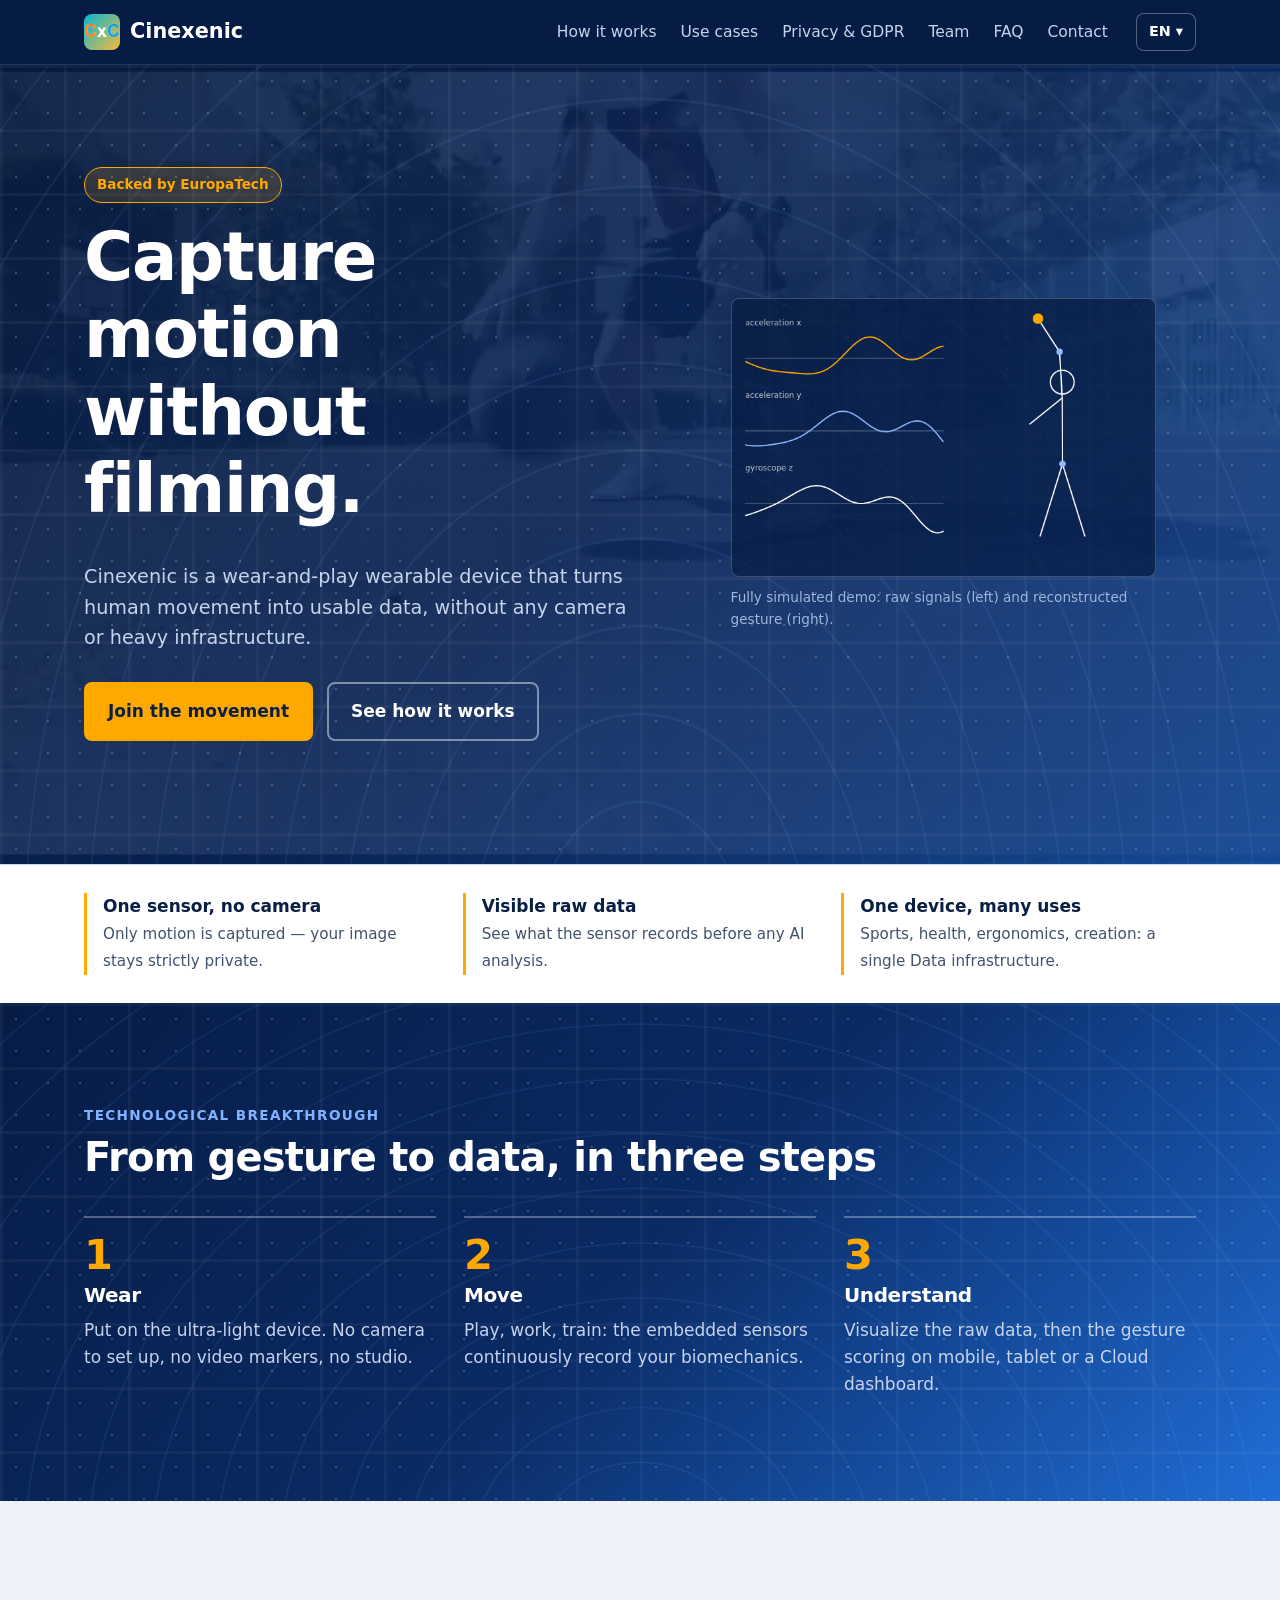
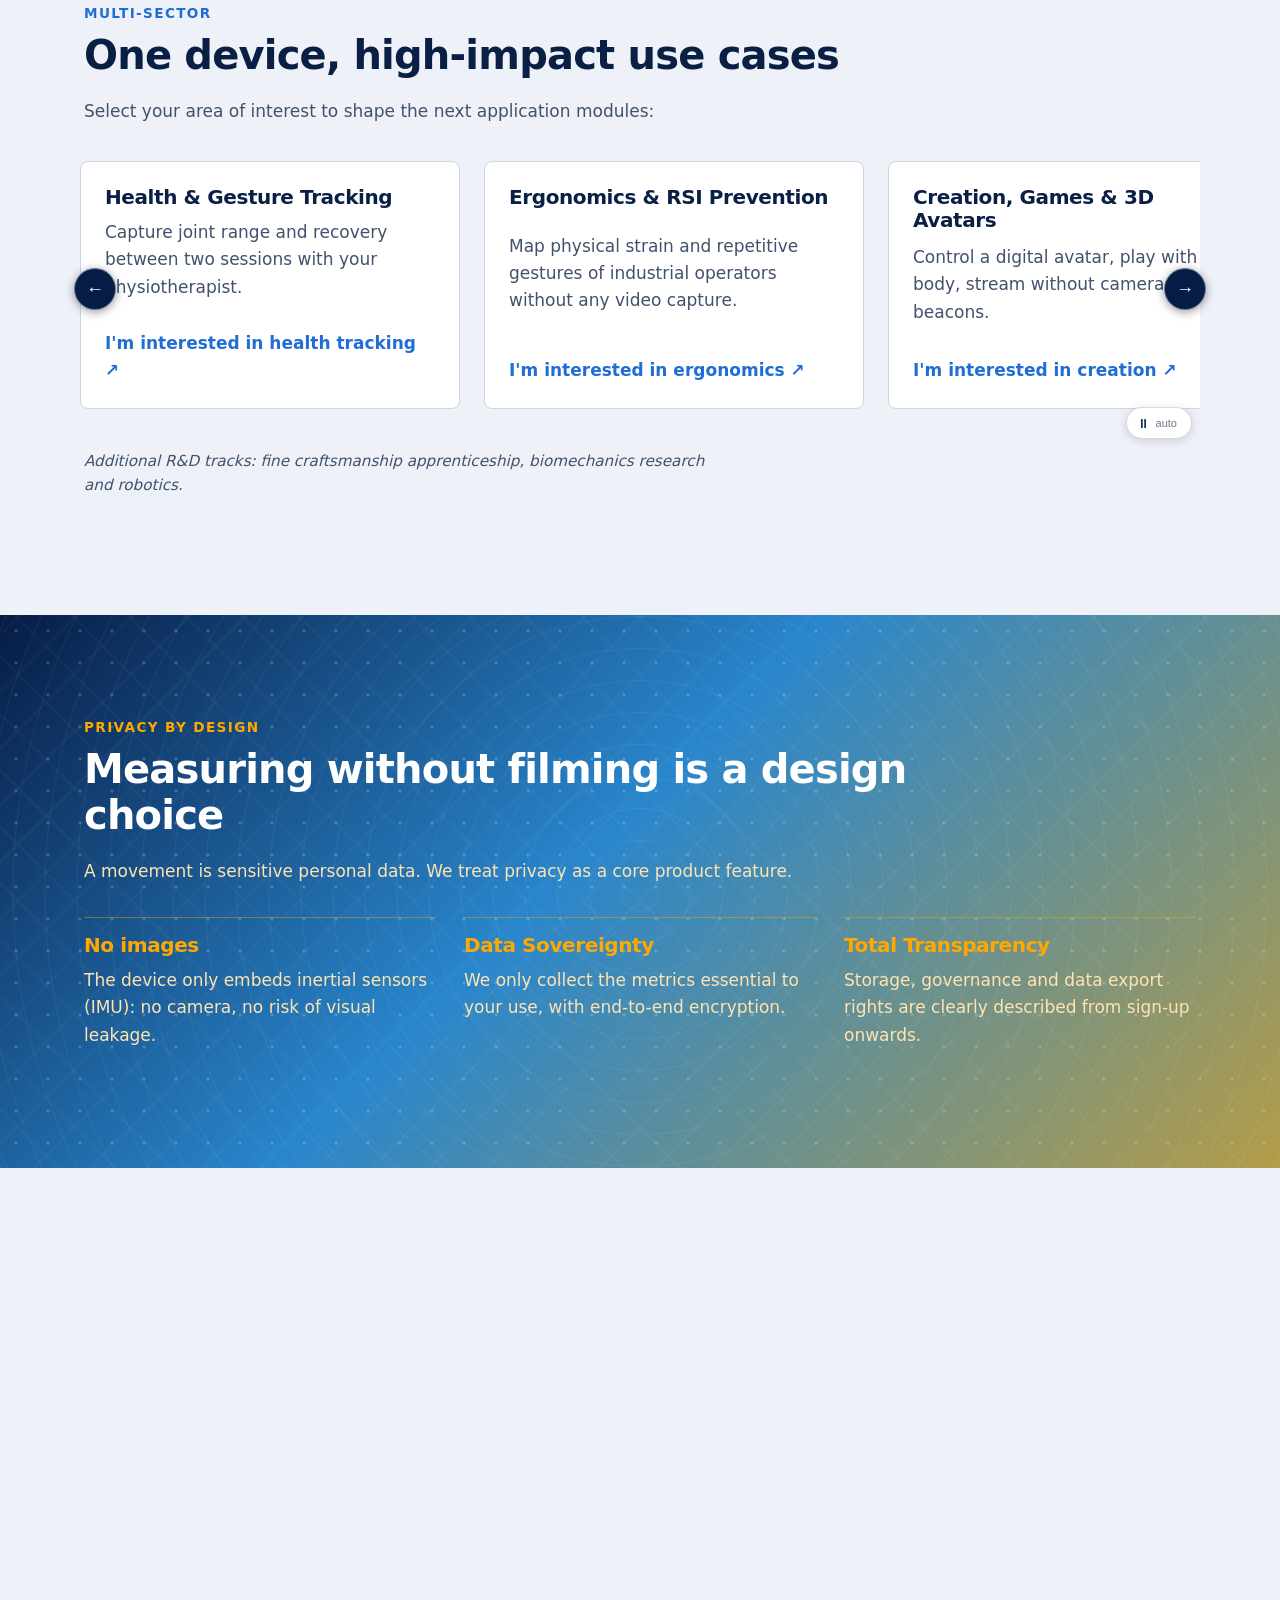
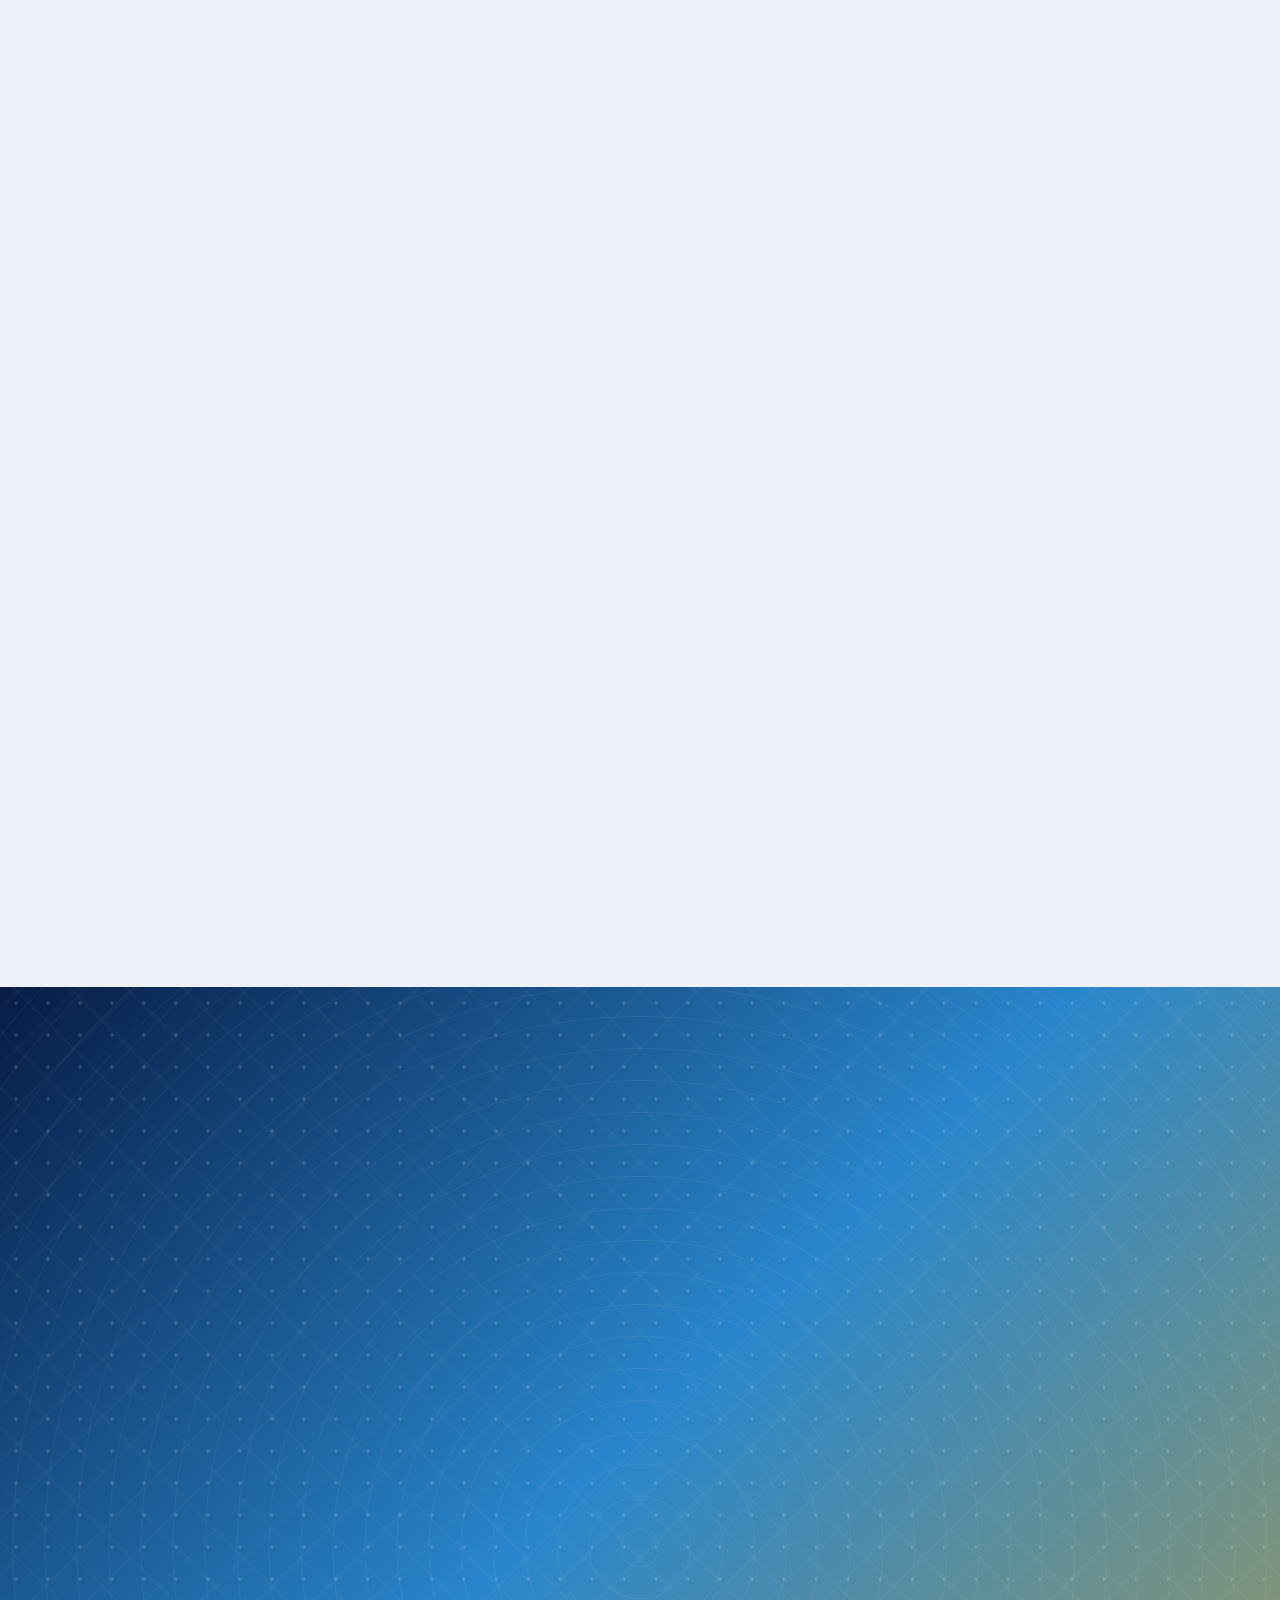
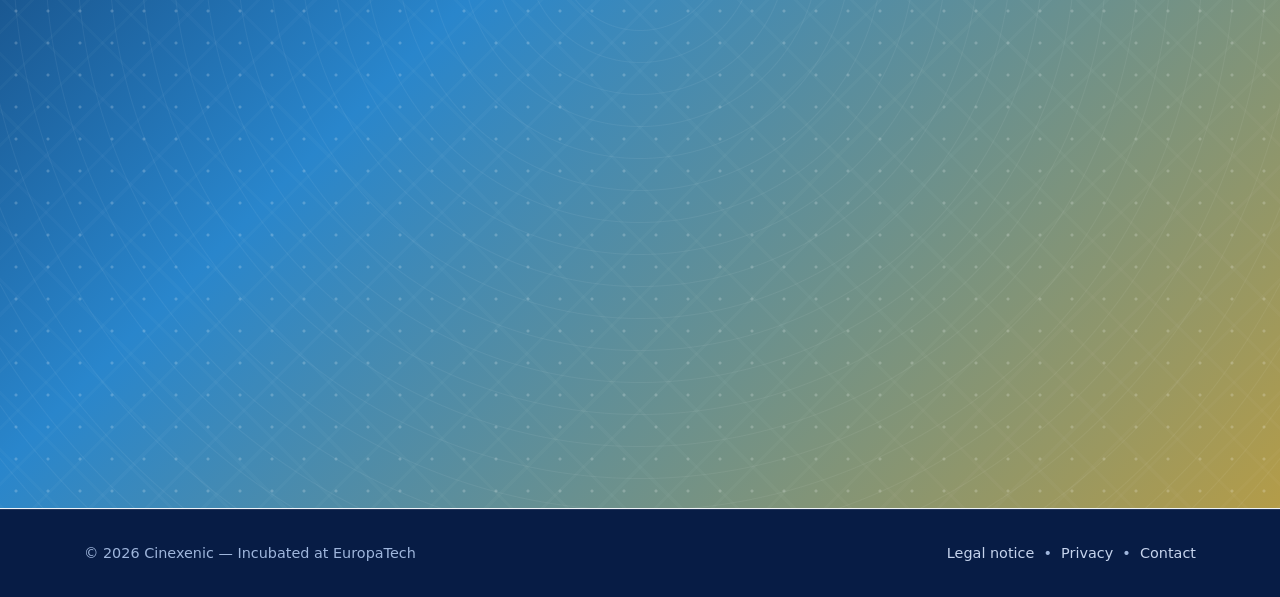
<file: en/index.html>
<!doctype html>
<html lang="en" dir="ltr">
<head>
<meta charset="utf-8">
<meta name="viewport" content="width=device-width, initial-scale=1">
<title>Cinexenic: Capturing motion without a camera | Wearable body sensor</title>
<meta name="description" content="Cinexenic is a wear-and-play wearable device that turns human movement into usable data, without any camera. Join the movement.">
<meta name="robots" content="index,follow,max-image-preview:large,max-snippet:-1">
<meta name="theme-color" content="#071C45">
<meta name="author" content="Cinexenic">
<!-- LOCAL MODE (file:// or http://localhost) — the domain is not acquired yet.
     The tags below (canonical, hreflang) require absolute URLs: they are
     disabled here and will be re-enabled as-is in production, with the
     real domain as the origin.
<link rel="canonical" href="https://www.cinexenic.example/en/">
<link rel="alternate" hreflang="fr" href="https://www.cinexenic.example/">
<link rel="alternate" hreflang="en" href="https://www.cinexenic.example/en/">
<link rel="alternate" hreflang="de" href="https://www.cinexenic.example/de/">
<link rel="alternate" hreflang="x-default" href="https://www.cinexenic.example/">
-->

<!-- Favicons (assets point to the site root) -->
<link rel="icon" type="image/svg+xml" href="../favicon.svg">
<link rel="icon" type="image/png" sizes="32x32" href="../favicon.png">
<link rel="apple-touch-icon" href="../apple-touch-icon.png">

<!-- Open Graph
     og:url and og:image: relative URLs in local mode,
     to switch back to absolute in production. -->
<meta property="og:type" content="website">
<meta property="og:locale" content="en_GB">
<meta property="og:locale:alternate" content="fr_FR">
<meta property="og:locale:alternate" content="de_DE">
<meta property="og:site_name" content="Cinexenic">
<meta property="og:title" content="Cinexenic: measuring motion without a camera">
<meta property="og:description" content="A wearable device that turns human movement into usable data, without any video infrastructure.">
<meta property="og:url" content="../">
<meta property="og:image" content="../og-cover.jpg">
<meta property="og:image:width" content="1200">
<meta property="og:image:height" content="630">
<meta property="og:image:alt" content="Cinexenic: camera-free body motion sensor">
<meta name="twitter:card" content="summary_large_image">
<meta name="twitter:title" content="Cinexenic: measuring motion without a camera">
<meta name="twitter:description" content="A wearable device that turns human movement into usable data, without any video infrastructure.">
<meta name="twitter:image" content="../og-cover.jpg">

<!-- Security (X-Content-Type-Options: to be configured server-side as an HTTP header) -->
<meta name="referrer" content="strict-origin-when-cross-origin">
<!-- MAINTENANCE CSP: 'unsafe-inline' is required while the form's CSS and JS are inline.
     If you move these blocks to external files, remove 'unsafe-inline'. -->
<meta http-equiv="Content-Security-Policy" content="default-src 'self'; script-src 'self' 'unsafe-inline'; style-src 'self' 'unsafe-inline'; img-src 'self' data:; media-src 'self'; font-src 'self'; connect-src 'self'; base-uri 'self'; form-action 'self' https://formspree.io; object-src 'none'">

<!-- Shared stylesheet (assets live at the site root) -->
<link rel="stylesheet" href="../assets/theme.css">

<!-- =========================================================================
     MAINTENANCE — QUALIFICATION FORM STYLES (#qualificationForm)
     ========================================================================= -->
<style>
/* Anti-bot trap (honeypot) positioned off-screen */
.hp{
    position:absolute;
    left:-9999px;
}

#qualificationForm{

    max-width:700px;
    margin:auto;

    display:flex;
    flex-direction:column;

    gap:20px;
}

/* Excludes checkboxes to preserve their native alignment */
#qualificationForm input:not([type="checkbox"]),
#qualificationForm textarea,
#qualificationForm select{

    width:100%;
    padding:12px;

    box-sizing:border-box;
}

#submitBtn{

    padding:14px;

    cursor:pointer;
}

#submitBtn:disabled{

    opacity:.5;
    cursor:not-allowed;
}

#timerBox{

    font-weight:bold;
    color:#ff6600;
}

/* Human verification block highlighted in high-visibility blue */
.human-check{

    background:#EFF6FF;
    color:#071C45;
    border:2px solid #2563EB;
    padding:15px;

    border-radius:8px;
}

/* Question text in strong blue for immediate readability */
#captchaQuestion{

    margin:0 0 10px;
    color:#1D4ED8;
    font-weight:bold;
    font-size:1.05rem;
}

/* Blue border around the answer field for clearer visibility */
#captchaAnswer{

    border:2px solid #2563EB;
    background:#FFFFFF;
    color:#071C45;
    font-weight:bold;
}
</style>

<!-- Structured data: Schema.org
     ⚠️ LOCAL MODE: JSON-LD is disabled (@id values require stable absolute
     URLs). Re-enable as-is in production, with the real domain.
<script type="application/ld+json">
{
  "@context": "https://schema.org",
  "@graph": [
    {
      "@type": "Organization",
      "@id": "https://www.cinexenic.example/#organization",
      "name": "Cinexenic",
      "url": "https://www.cinexenic.example/",
      "logo": "https://www.cinexenic.example/favicon.png",
      "email": "contact@cinexenic.example",
      "description": "Cinexenic designs a wearable device that turns human movement into usable data, without any camera or heavy infrastructure.",
      "knowsAbout": [
        "Motion capture",
        "IMU inertial sensors",
        "Biomechanics",
        "Motion data",
        "Embedded AI",
        "Data protection"
      ]
    },
    {
      "@type": "WebSite",
      "@id": "https://www.cinexenic.example/#website",
      "url": "https://www.cinexenic.example/",
      "name": "Cinexenic",
      "inLanguage": ["fr-FR", "en", "de-DE"],
      "publisher": { "@id": "https://www.cinexenic.example/#organization" }
    },
    {
      "@type": "WebPage",
      "@id": "https://www.cinexenic.example/en/#webpage",
      "url": "https://www.cinexenic.example/en/",
      "name": "Cinexenic: measuring motion without a camera | Wearable body sensor",
      "inLanguage": "en",
      "dateModified": "2026-10-18",
      "isPartOf": { "@id": "https://www.cinexenic.example/#website" },
      "about": { "@id": "https://www.cinexenic.example/#product" }
    },
    {
      "@type": "Product",
      "@id": "https://www.cinexenic.example/#product",
      "name": "Cinexenic device",
      "description": "A wear-and-play wearable device that captures human movement without any camera or heavy infrastructure.",
      "brand": { "@id": "https://www.cinexenic.example/#organization" }
    },
    {
      "@type": "FAQPage",
      "@id": "https://www.cinexenic.example/en/#faq",
      "inLanguage": "en",
      "mainEntity": [
        {
          "@type": "Question",
          "name": "What is Cinexenic?",
          "acceptedAnswer": {
            "@type": "Answer",
            "text": "Cinexenic is a wearable device that turns human movement into usable data, without any camera or heavy infrastructure."
          }
        },
        {
          "@type": "Question",
          "name": "Do I need a camera or an equipped room?",
          "acceptedAnswer": {
            "@type": "Answer",
            "text": "No. The device is worn on the body and captures movement directly."
          }
        },
        {
          "@type": "Question",
          "name": "What is it used for?",
          "acceptedAnswer": {
            "@type": "Answer",
            "text": "The first target uses are sports, gesture tracking, RSI prevention and digital creation."
          }
        },
        {
          "@type": "Question",
          "name": "When can I buy it?",
          "acceptedAnswer": {
            "@type": "Answer",
            "text": "Pre-orders will open soon. Join the waiting list."
          }
        },
        {
          "@type": "Question",
          "name": "Is my motion data protected?",
          "acceptedAnswer": {
            "@type": "Answer",
            "text": "The device captures no images. Strict GDPR compliance."
          }
        }
      ]
    }
  ]
}
</script>
-->
</head>
<body>
<a class="skip" href="#main">Skip to content</a>
<header class="site-header">
  <div class="wrap nav">
    <a class="brand" href="./index.html" aria-label="Cinexenic, Home">
      <img src="../logo-72.png" alt="" class="brand-icon" width="36" height="36">
      Cinexenic
    </a>
    <nav class="nav-links" id="navLinks" aria-label="Main navigation">
      <a href="#fonctionnement">How it works</a>
      <a href="#usages">Use cases</a>
      <a href="#confiance">Privacy &amp; GDPR</a>
      <a href="#equipe">Team</a>
      <a href="#faq">FAQ</a>
      <a href="#liste-attente">Contact</a>
    </nav>
<!--     <a class="btn btn-gold nav-cta" href="#liste-attente">Contact</a> -->

    <!-- Language switch as a dropdown menu, zero JS:
         each language hard-links to its dedicated index.html file
         (../index.html FR, en/index.html EN, ../de/index.html DE). -->
    <details class="lang-switch">
      <summary aria-label="Language: English">EN ▾</summary>
      <ul class="lang-menu">
        <li><a href="../index.html" hreflang="fr" lang="fr">Français</a></li>
        <li><a href="index.html" hreflang="en" lang="en" aria-current="true">English</a></li>
        <li><a href="../de/index.html" hreflang="de" lang="de">Deutsch</a></li>
      </ul>
    </details>
    <button class="menu" type="button" id="menuBtn" aria-label="Open menu" aria-expanded="false" aria-controls="navLinks">Menu</button>
  </div>
</header>
<main id="main" tabindex="-1">
  <section class="hero section-blue-gradient section-video-bg">
    <video muted loop playsinline preload="none" poster="../hero-poster.webp" class="bg-video" aria-hidden="true" tabindex="-1" disablepictureinpicture>
      <source src="../hero-bg.mp4" type="video/mp4">
    </video>
    <div class="video-overlay" aria-hidden="true"></div>
    <div class="video-grid-overlay" aria-hidden="true"></div>

    <div class="wrap hero-grid hero-content">
      <div>
        <span class="badge">Backed by EuropaTech</span>
        <h1>Capture motion without filming.</h1>
        <p class="lead">Cinexenic is a wear-and-play wearable device that turns human movement into usable data, without any camera or heavy infrastructure.</p>
        <div class="actions">
          <a class="btn btn-gold" href="#liste-attente">Join the movement</a>
          <a class="btn btn-line" href="#fonctionnement">See how it works</a>
        </div>
      </div>
      <figure class="demo">
        <canvas id="demo" width="640" height="420" role="img" aria-label="Animated demo of IMU signals and reconstructed gesture" data-labels="acceleration x|acceleration y|gyroscope z"></canvas>
        <figcaption>Fully simulated demo: raw signals (left) and reconstructed gesture (right).</figcaption>
      </figure>
    </div>
  </section>

  <section class="facts section-light" aria-label="Device principles">
    <div class="wrap">
      <ul>
        <li><strong>One sensor, no camera</strong><span>Only motion is captured — your image stays strictly private.</span></li>
        <li><strong>Visible raw data</strong><span>See what the sensor records before any AI analysis.</span></li>
        <li><strong>One device, many uses</strong><span>Sports, health, ergonomics, creation: a single Data infrastructure.</span></li>
      </ul>
    </div>
  </section>

  <section id="fonctionnement" class="section-blue-gradient">
    <div class="wrap">
      <div class="kicker">Technological Breakthrough</div>
      <h2>From gesture to data, in three steps</h2>
      <ol class="steps">
        <li><h3>Wear</h3><p>Put on the ultra-light device. No camera to set up, no video markers, no studio.</p></li>
        <li><h3>Move</h3><p>Play, work, train: the embedded sensors continuously record your biomechanics.</p></li>
        <li><h3>Understand</h3><p>Visualize the raw data, then the gesture scoring on mobile, tablet or a Cloud dashboard.</p></li>
      </ol>
    </div>
  </section>

  <section id="usages" class="section-light">
    <div class="wrap">
      <div class="kicker">Multi-Sector</div>
      <h2>One device, high-impact use cases</h2>
      <p>Select your area of interest to shape the next application modules:</p>

      <!-- Accessible carousel with autoscroll: the 4 use cases remain
           100 % in the HTML (crawlable by Google and AI bots).
           Automatic scrolling of 1 s per card, controlled by the
           play/pause button; pauses on hover, focus and
           prefers-reduced-motion. Styles: theme.css; logic: assets/home.js. -->
      <div class="carousel" role="group" aria-roledescription="carousel" aria-label="Cinexenic device use cases">
        <div class="usage-grid carousel-track" tabindex="0" id="usagesTrack"
             aria-label="Use case cards — scroll horizontally">
          <div class="usage">
            <h3>Padel and Tennis</h3>
            <p>Analyse your serve, smash and positioning. Compare your gesture with coaches' biomechanical references.</p>
            <a href="#liste-attente" data-usage="sport-raquette">I'm interested in this sport ↗</a>
          </div>
          <div class="usage">
            <h3>Health &amp; Gesture Tracking</h3>
            <p>Capture joint range and recovery between two sessions with your physiotherapist.</p>
            <a href="#liste-attente" data-usage="suivi-geste">I'm interested in health tracking ↗</a>
          </div>
          <div class="usage">
            <h3>Ergonomics &amp; RSI Prevention</h3>
            <p>Map physical strain and repetitive gestures of industrial operators without any video capture.</p>
            <a href="#liste-attente" data-usage="ergonomie-tms">I'm interested in ergonomics ↗</a>
          </div>
          <div class="usage">
            <h3>Creation, Games &amp; 3D Avatars</h3>
            <p>Control a digital avatar, play with your body, stream without cameras or light beacons.</p>
            <a href="#liste-attente" data-usage="creation-vr">I'm interested in creation ↗</a>
          </div>
        </div>
        <button class="carousel-btn prev" type="button"
                aria-label="Previous use case" aria-controls="usagesTrack">←</button>
        <button class="carousel-btn next" type="button"
                aria-label="Next use case" aria-controls="usagesTrack">→</button>
        <button class="carousel-toggle" id="carouselToggle" type="button"
                aria-label="Stop automatic scrolling of the use cases"
                aria-pressed="true" aria-controls="usagesTrack">
          <span class="toggle-icon-pause" aria-hidden="true">⏸</span><span class="toggle-icon-play" aria-hidden="true">▶</span>
        </button>
      </div>

      <p class="explore-note">Additional R&amp;D tracks: fine craftsmanship apprenticeship, biomechanics research and robotics.</p>
    </div>
  </section>

  <section id="confiance" class="section-orange-gradient">
    <div class="wrap">
      <div class="kicker">Privacy by Design</div>
      <h2>Measuring without filming is a design choice</h2>
      <p>A movement is sensitive personal data. We treat privacy as a core product feature.</p>
      <div class="principles">
        <div>
          <h3>No images</h3>
          <p>The device only embeds inertial sensors (IMU): no camera, no risk of visual leakage.</p>
        </div>
        <div>
          <h3>Data Sovereignty</h3>
          <p>We only collect the metrics essential to your use, with end-to-end encryption.</p>
        </div>
        <div>
          <h3>Total Transparency</h3>
          <p>Storage, governance and data export rights are clearly described from sign-up onwards.</p>
        </div>
      </div>
    </div>
  </section>

  <section id="equipe" class="section-light">
    <div class="wrap">
      <div class="kicker">The Faces of the Project</div>
      <h2>A team driven by engineering and biomechanics</h2>
      <p>Cinexenic was born from the union of embedded electronics, signal processing science and the European innovation ecosystem.</p>
      <div class="team-grid">
        <div class="team-card">
          <div class="team-avatar" aria-hidden="true">👨‍💻</div>
          <h3>Founder &amp; CTO</h3>
          <span class="team-role">Electronics, Automation &amp; Data Engineer</span>
          <p>Passionate about modelling human movement and designer of the hardware architecture.</p>
        </div>
        <div class="team-card">
          <div class="team-avatar" aria-hidden="true">🚀</div>
          <h3>EuropaTech</h3>
          <span class="team-role">Incubation &amp; Industrialisation Support</span>
          <p>Leading European startup hub based in Berlin, supporting Cinexenic.</p>
        </div>
        <div class="team-card">
          <div class="team-avatar" aria-hidden="true">🔬</div>
          <h3>Scientific &amp; Data Committee</h3>
          <span class="team-role">Biomechanics &amp; AI Algorithms</span>
          <p>Expert advisors in sports science and signal processing.</p>
        </div>
      </div>
    </div>
  </section>

  <section id="faq" class="faq section-light">
    <div class="wrap">
      <div class="kicker">Faq</div>
      <h2>Frequently asked questions</h2>
      <details open>
        <summary>What is Cinexenic?</summary>
        <p>Cinexenic is a wearable device that turns human movement into usable data, without any camera or heavy infrastructure.</p>
      </details>
      <details>
        <summary>Do I need a camera or an equipped room?</summary>
        <p>No. The device is worn on the body and captures movement directly.</p>
      </details>
      <details>
        <summary>What is it used for?</summary>
        <p>The first target uses are sports, gesture tracking, RSI prevention and digital creation.</p>
      </details>
      <details>
        <summary>When can I buy it?</summary>
        <p>Pre-orders will open soon. Join the waiting list.</p>
      </details>
      <details>
        <summary>Is my motion data protected?</summary>
        <p>The device captures no images. Strict GDPR compliance.</p>
      </details>
    </div>
  </section>

  <section id="liste-attente" class="signup section-orange-gradient">
    <div class="wrap signup-grid">
      <div>
        <h2>Join the movement</h2>
        <p>Be notified when pre-orders open and help shape the first application modules.</p>
      </div>

      <!-- =====================================================================
           MAINTENANCE — QUALIFICATION FORM (FORMSPREE + GITHUB PAGES)
           - Replace VOTRE_ID with your actual Formspree form ID.
           - Every field with a `name` attribute is submitted to Formspree.
           ===================================================================== -->
      <form id="qualificationForm"
            action="https://formspree.io/f/VOTRE_ID"
            method="POST">

        <!-- Subject line of the notification email received via Formspree -->
        <input type="hidden"
               name="_subject"
               value="New Lead Cinexenic (EN)">

        <!-- Honeypot: must stay empty; only filled out by automated bots -->
        <div class="hp">
          <label>
            Do not fill in
            <input type="text"
                   name="website"
                   tabindex="-1"
                   autocomplete="off">
          </label>
        </div>

        <h2>Let's build Cinexenic together</h2>

        <!-- Anti-bot countdown updated every second by the script -->
        <div id="timerBox">
          Minimum time before sending: 30 seconds
        </div>

        <label>
          Business email *
          <input type="email"
                 id="email"
                 name="email"
                 required
                 maxlength="254">
        </label>

        <label>
          You are:
          <select name="persona" required>
            <option value="">Select</option>
            <option>Athlete</option>
            <option>Sports coach</option>
            <option>Physiotherapist</option>
            <option>HSE Manager</option>
            <option>Innovation Manager</option>
            <option>Researcher</option>
            <option>XR Developer</option>
            <option>Investor</option>
            <option>Other</option>
          </select>
        </label>

        <!-- Primary domain: add or rename <option> items here if needed -->
        <label>
          Primary domain
          <select name="secteur">
            <option>Sport</option>
            <option>Health</option>
            <option>Industry</option>
            <option>Research</option>
            <option>XR / Gaming</option>
            <option>Other</option>
          </select>
        </label>

        <label>
          Estimated budget
          <select name="budget">
            <option>-100 €</option>
            <option>100-500 €</option>
            <option>500-2000 €</option>
            <option>2000-10000 €</option>
            <option>10000+ €</option>
          </select>
        </label>

        <label>
          Participating in a pilot?
          <select name="pilot">
            <option>Yes</option>
            <option>Maybe</option>
            <option>No</option>
          </select>
        </label>

        <!-- Human verification: arithmetic challenge and wording generated dynamically in JS -->
        <div class="human-check">
          <p id="captchaQuestion"></p>
          <input type="number"
                 id="captchaAnswer"
                 required
                 placeholder="Your answer">
        </div>

        <label class="check">
          <input type="checkbox"
                 required>
          I agree to be contacted
          by Cinexenic.
        </label>

        <button type="submit"
                id="submitBtn"
                class="btn btn-gold"
                disabled>
          Submit
        </button>

      </form>
    </div>
  </section>

</main>
<footer>
  <div class="wrap foot">
    <span>© 2026 Cinexenic — Incubated at EuropaTech</span>
    <span>
      <a href="legal-notice.html">Legal notice</a> &nbsp;•&nbsp;
      <a href="privacy-policy.html">Privacy</a> &nbsp;•&nbsp;
      <a href="mailto:contact@cinexenic.example">Contact</a>
    </span>
  </div>
</footer>
<button id="scrollToTopBtn" type="button" aria-label="Back to top of the page" title="Back to top of the page">
  <svg width="20" height="20" viewBox="0 0 24 24" fill="none" stroke="currentColor" stroke-width="2.5" stroke-linecap="round" stroke-linejoin="round" aria-hidden="true"><path d="M18 15l-6-6-6 6"/></svg>
</button>
<script src="../assets/common.js" defer></script>
<script src="../assets/home.js" defer></script>

<!-- =========================================================================
     MAINTENANCE — ANTI-SPAM SCRIPT, VALIDATION & LOCAL STORAGE
     ========================================================================= -->
<script>
const form =
document.getElementById(
    "qualificationForm"
);

const submitBtn =
document.getElementById(
    "submitBtn"
);

const timerBox =
document.getElementById(
    "timerBox"
);

// Timestamp captured on load to enforce the minimum completion time
const startedAt =
Date.now();

/* ------------------------------------------------------------
   ANTI-SPAM #1
   MINIMUM TIME (edit `countdown` to change the delay in seconds)
   ------------------------------------------------------------ */

let countdown = 30;

const timer =
setInterval(() => {

    countdown--;

    timerBox.textContent =
       `Minimum time before sending: ${countdown}s`;

    if(countdown <= 0){

        clearInterval(timer);

        timerBox.textContent =
            "You can now submit.";

        timerBox.style.color =
            "green";

        submitBtn.disabled =
            false;
    }

},1000);

/* ------------------------------------------------------------
   ANTI-SPAM #2
   HUMAN VERIFICATION (operation and wording generated randomly)
   ------------------------------------------------------------ */

// Randomly picks an operation: addition (+), subtraction (-) or multiplication (×)
const operationIndex =
Math.floor(Math.random()*3);

let a =
Math.floor(Math.random()*10)+1;

let b =
Math.floor(Math.random()*10)+1;

let symbol = "+";
let expected = 0;

if(operationIndex === 0){

    symbol = "+";
    expected = a + b;

}else if(operationIndex === 1){

    // Ensures a non-negative result to avoid negative numbers
    if(a < b){

        const temp = a;
        a = b;
        b = temp;
    }

    symbol = "-";
    expected = a - b;

}else{

    // Keeps multiplication factors between 2 and 6 for simple mental math
    a = Math.floor(Math.random()*5)+2;
    b = Math.floor(Math.random()*5)+2;
    symbol = "×";
    expected = a * b;
}

// Varies the phrasing on each page load so the prompt is not static
const templates = [

    `Verification: what is ${a} ${symbol} ${b}?`,
    `Anti-bot check: how much is ${a} ${symbol} ${b}?`,
    `Please enter the result of ${a} ${symbol} ${b}:`

];

const chosenTemplate =
templates[Math.floor(Math.random()*templates.length)];

document
.getElementById("captchaQuestion")
.innerText =
chosenTemplate;

/* ------------------------------------------------------------
   ANTI-SPAM #3
   DISPOSABLE EMAILS (add new domains to `blockedDomains` as needed)
   ------------------------------------------------------------ */

const blockedDomains = [

"mailinator.com",
"guerrillamail.com",
"10minutemail.com"

];

/* ------------------------------------------------------------
   ANTI-SPAM #4
   URL DETECTION (pattern used to detect web links)
   ------------------------------------------------------------ */

const urlRegex =
/http|https|www\./i;

/* ------------------------------------------------------------
   ANTI-SPAM #5
   URLS IN TEXT (reusable helper if text fields are added later)
   ------------------------------------------------------------ */

function containsUrl(text){

   return urlRegex.test(text);
}

/* ------------------------------------------------------------
   ANTI-SPAM #6
   SANITIZATION (strips angle brackets `<` and `>` and trims whitespace)
   ------------------------------------------------------------ */

function sanitize(value){

    return value

    .replace(/</g,"")
    .replace(/>/g,"")

    .trim();
}

/* ------------------------------------------------------------
   VALIDATION AND SUBMISSION
   ------------------------------------------------------------ */

form.addEventListener(

"submit",

function(e){

// Prevents native submission until all anti-spam checks pass
e.preventDefault();

/* --------------------------------------------------------
   HONEYPOT
   -------------------------------------------------------- */

const honeypot =
form.website.value;

if(honeypot !== ""){

    alert("Error.");

    return;
}

/* --------------------------------------------------------
   MINIMUM TIME
   -------------------------------------------------------- */

const duration =

(Date.now()-startedAt)
/1000;

if(duration < 30){

    alert(
      "Please take a little more time."
    );

    return;
}

/* --------------------------------------------------------
   HUMAN VERIFICATION
   -------------------------------------------------------- */

const userAnswer =
Number(
document.getElementById(
"captchaAnswer"
).value
);

if(userAnswer !== expected){

    alert(
    "Incorrect answer."
    );

    return;
}

/* --------------------------------------------------------
   EMAIL
   -------------------------------------------------------- */

const email =

document
.getElementById("email")
.value
.toLowerCase();

const emailDomain =

email.split("@")[1];

if(
blockedDomains.includes(
 emailDomain
)
){

   alert(
   "Email address not accepted."
   );

   return;
}

/* --------------------------------------------------------
   LOCAL SAVE (prepares future personalization in localStorage)
   -------------------------------------------------------- */

const profile = {

email:
sanitize(email),

createdAt:
new Date().toISOString()

};

localStorage.setItem(

"cinexenic-profile",

JSON.stringify(profile)

);

/* --------------------------------------------------------
   FORMSPREE SUBMISSION (final submit after all checks succeed)
   -------------------------------------------------------- */

form.submit();

});
</script>
</body>
</html>
</file>
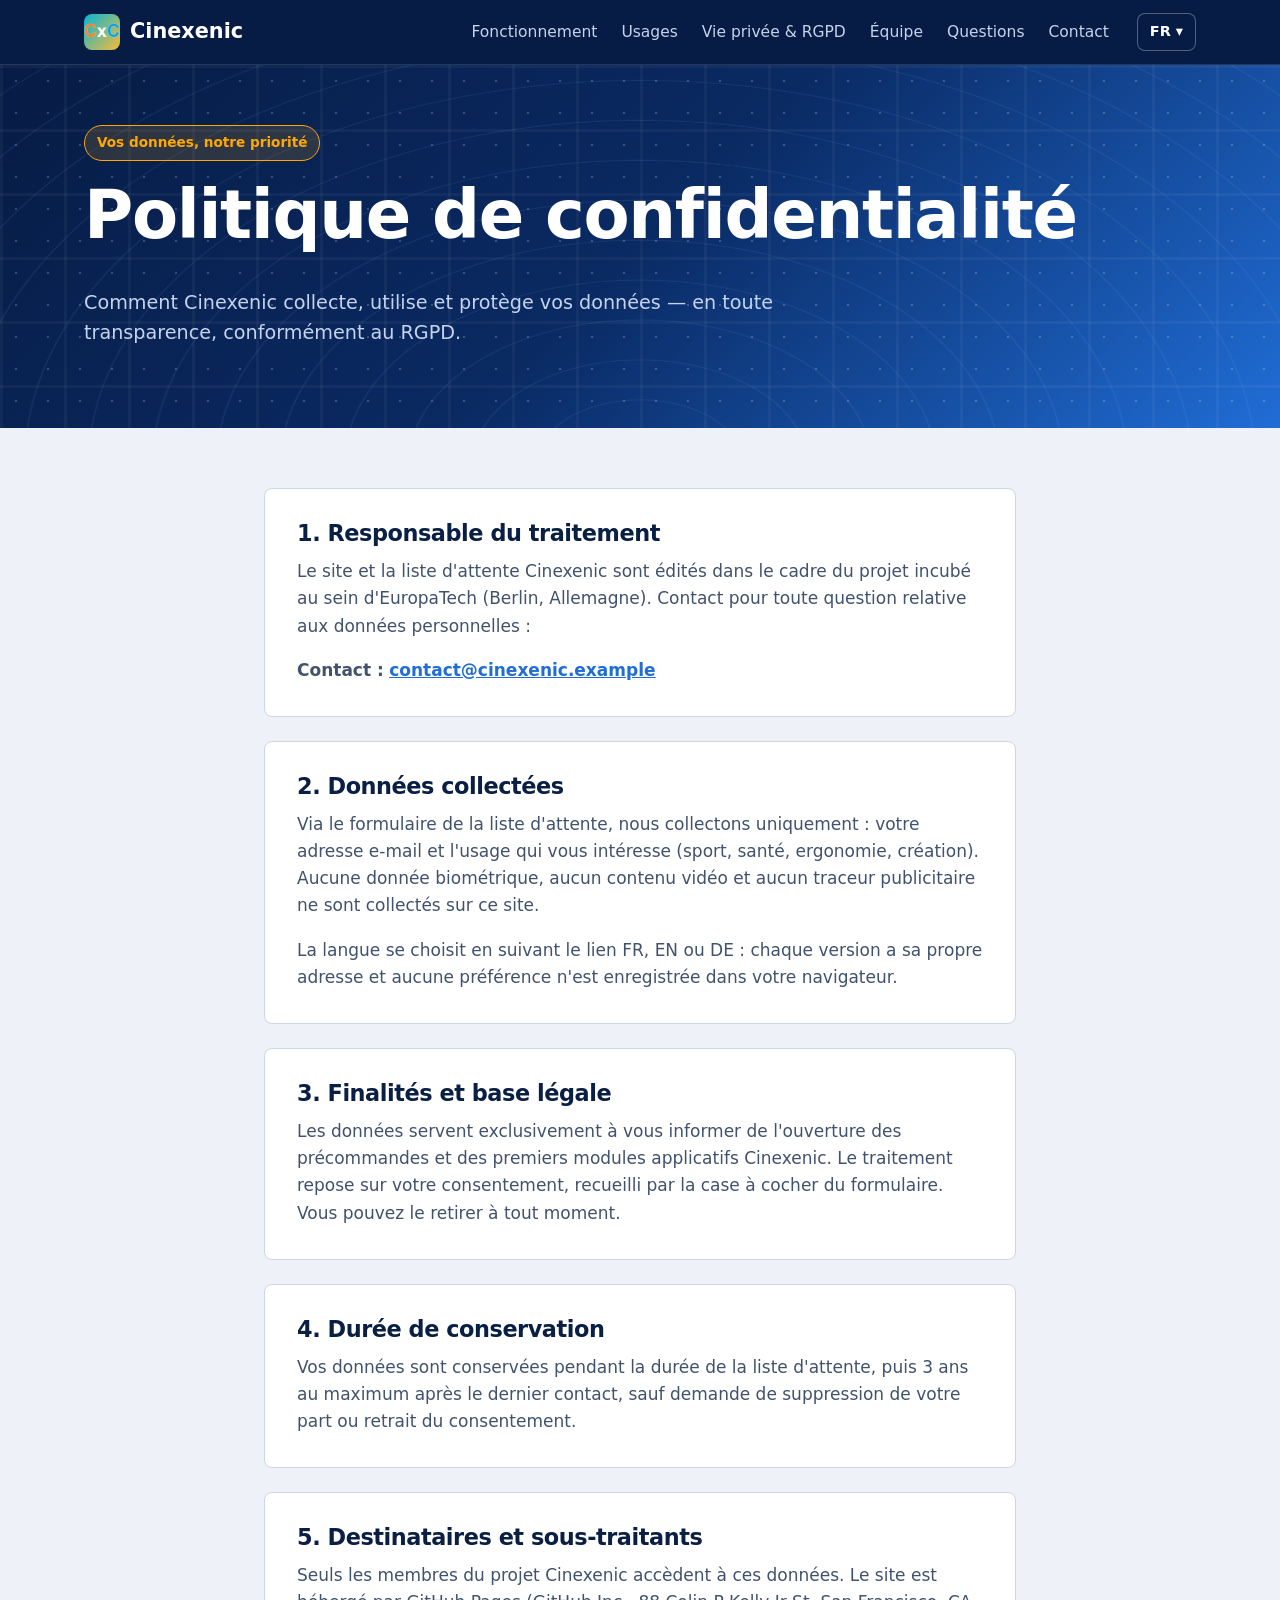
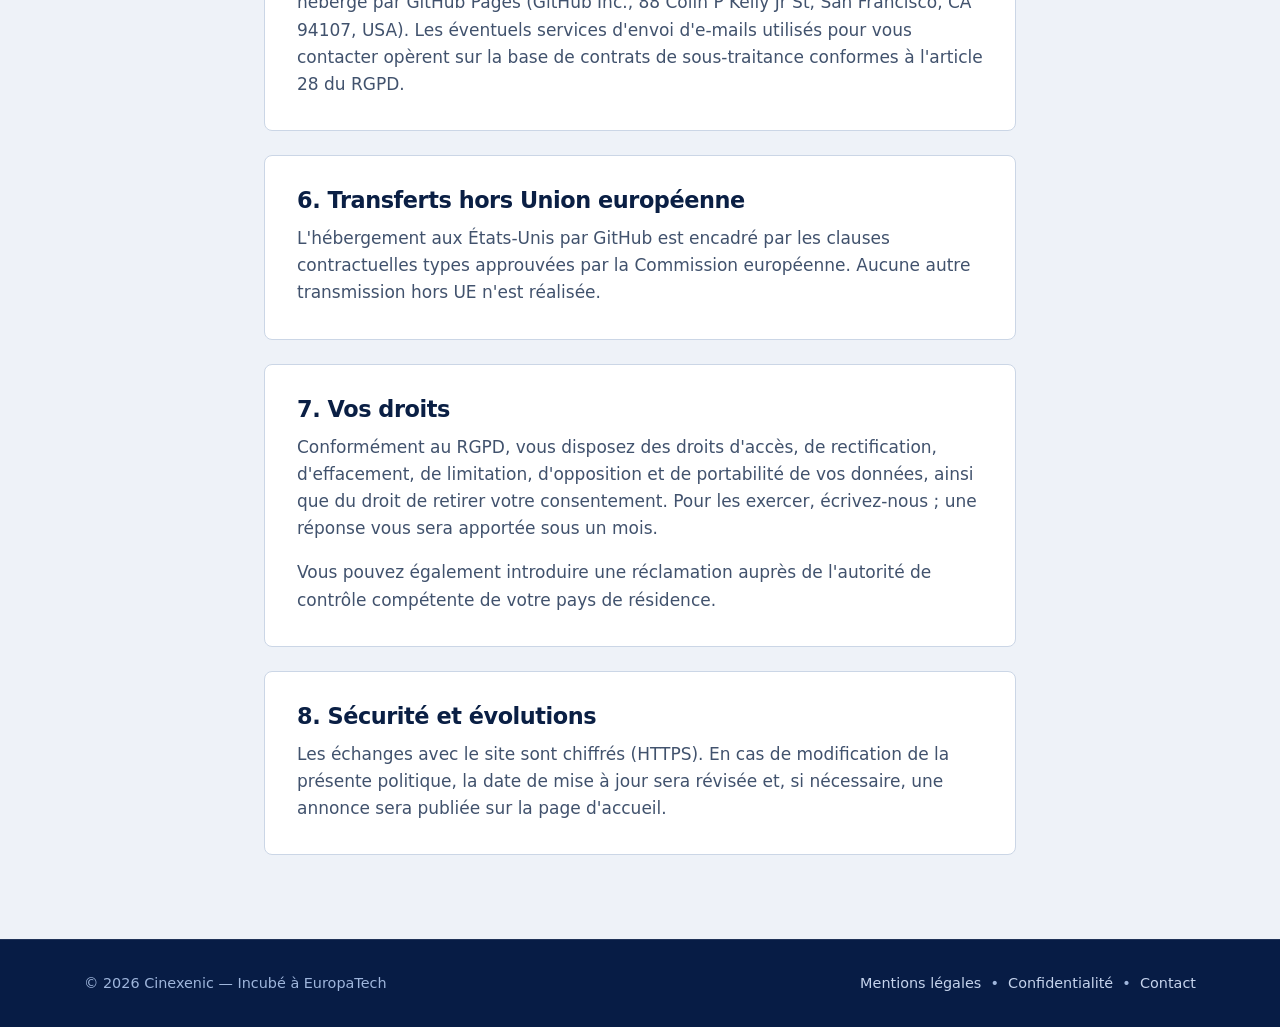
<file: confidentialite.html>
<!doctype html>
<html lang="fr" dir="ltr">
<head>
<meta charset="utf-8">
<meta name="viewport" content="width=device-width, initial-scale=1">
<title>Cinexenic : Politique de confidentialité</title>
<meta name="description" content="Politique de confidentialité Cinexenic : données collectées, finalités, base légale, durées de conservation, hébergement, transferts et vos droits RGPD.">
<meta name="robots" content="index,follow">
<meta name="theme-color" content="#071C45">
<!-- MODE LOCAL (file:// ou http://localhost) — le domaine n'est pas encore acquis.
     Les balises ci-dessous (canonical, hreflang) exigent des URLs absolues :
     elles sont désactivées ici et seront réactivées telles quelles en production,
     avec le domaine réel comme origine.
<link rel="canonical" href="https://www.cinexenic.example/confidentialite.html">
<link rel="alternate" hreflang="fr" href="https://www.cinexenic.example/confidentialite.html">
<link rel="alternate" hreflang="en" href="https://www.cinexenic.example/en/privacy-policy.html">
<link rel="alternate" hreflang="de" href="https://www.cinexenic.example/de/datenschutz.html">
<link rel="alternate" hreflang="x-default" href="https://www.cinexenic.example/confidentialite.html">
-->

<!-- Favicons (chemins relatifs racine) -->
<link rel="icon" type="image/svg+xml" href="./favicon.svg">
<link rel="icon" type="image/png" sizes="32x32" href="./favicon.png">
<link rel="apple-touch-icon" href="./apple-touch-icon.png">

<!-- Open Graph
     og:url et og:image : URLs relatives en mode local,
     à repasser en absolues en production. -->
<meta property="og:type" content="article">
<meta property="og:locale" content="fr_FR">
<meta property="og:locale:alternate" content="en_GB">
<meta property="og:locale:alternate" content="de_DE">
<meta property="og:site_name" content="Cinexenic">
<meta property="og:title" content="Cinexenic : Politique de confidentialité">
<meta property="og:description" content="Politique de confidentialité Cinexenic : données collectées, finalités, durées, vos droits RGPD.">
<meta property="og:url" content="./confidentialite.html">
<meta property="og:image" content="./og-cover.jpg">
<meta property="og:image:width" content="1200">
<meta property="og:image:height" content="630">
<meta property="og:image:alt" content="Cinexenic : capteur de mouvement corporel sans caméra">
<meta name="twitter:card" content="summary">
<meta name="twitter:image" content="./og-cover.jpg">

<!-- Sécurité (X-Content-Type-Options : à configurer côté serveur en en-tête HTTP) -->
<meta name="referrer" content="strict-origin-when-cross-origin">
<meta http-equiv="Content-Security-Policy" content="default-src 'self'; script-src 'self'; style-src 'self'; img-src 'self' data:; media-src 'self'; font-src 'self'; connect-src 'self'; base-uri 'self'; form-action 'self'; object-src 'none'">

<!-- Feuille de style commune -->
<link rel="stylesheet" href="./assets/theme.css">

<!-- Données structurées Schema.org
     ⚠️ MODE LOCAL : JSON-LD désactivé (les @id exigent des URLs absolues).
     À réactiver tel quel en production, avec le domaine réel.
<script type="application/ld+json">
{
  "@context": "https://schema.org",
  "@graph": [
    {
      "@type": "Organization",
      "@id": "https://www.cinexenic.example/#organization",
      "name": "Cinexenic",
      "url": "https://www.cinexenic.example/",
      "logo": "https://www.cinexenic.example/favicon.png",
      "email": "contact@cinexenic.example",
      "description": "Cinexenic conçoit un dispositif corporel portable qui transforme le mouvement humain en données exploitables, sans caméra ni infrastructure lourde.",
      "knowsAbout": [
        "Capture de mouvement",
        "Capteurs inertiels IMU",
        "Biomécanique",
        "Données de mouvement",
        "IA embarquée",
        "Protection des données"
      ]
    },
    {
      "@type": "WebSite",
      "@id": "https://www.cinexenic.example/#website",
      "url": "https://www.cinexenic.example/",
      "name": "Cinexenic",
      "inLanguage": ["fr-FR", "en", "de-DE"],
      "publisher": { "@id": "https://www.cinexenic.example/#organization" }
    },
    {
      "@type": "WebPage",
      "@id": "https://www.cinexenic.example/confidentialite.html#webpage",
      "url": "https://www.cinexenic.example/confidentialite.html",
      "name": "Cinexenic : Politique de confidentialité",
      "inLanguage": "fr-FR",
      "dateModified": "2026-10-18",
      "isPartOf": { "@id": "https://www.cinexenic.example/#website" },
      "publisher": { "@id": "https://www.cinexenic.example/#organization" }
    },
    {
      "@type": "BreadcrumbList",
      "@id": "https://www.cinexenic.example/confidentialite.html#breadcrumb",
      "itemListElement": [
        {
          "@type": "ListItem",
          "position": 1,
          "name": "Accueil",
          "item": "https://www.cinexenic.example/"
        },
        {
          "@type": "ListItem",
          "position": 2,
          "name": "Politique de confidentialité",
          "item": "https://www.cinexenic.example/confidentialite.html"
        }
      ]
    }
  ]
}
</script>
-->
</head>
<body>
<a class="skip" href="#main">Aller au contenu</a>
<header class="site-header">
  <div class="wrap nav">
    <a class="brand" href="./index.html" aria-label="Cinexenic, Accueil">
      <img src="./logo-72.png" alt="" class="brand-icon" width="36" height="36">
      Cinexenic
    </a>
    <nav class="nav-links" id="navLinks" aria-label="Navigation principale">
      <a href="./index.html#fonctionnement">Fonctionnement</a>
      <a href="./index.html#usages">Usages</a>
      <a href="./index.html#confiance">Vie privée &amp; RGPD</a>
      <a href="./index.html#equipe">Équipe</a>
      <a href="./index.html#faq">Questions</a>
      <a href="./index.html#liste-attente">Contact</a>     
    </nav>
    <!--    <a class="btn btn-gold nav-cta" href="./index.html#liste-attente">Contact</a> -->
    <!-- Sélecteur de langue en menu déroulant, zéro JS :
         chaque langue pointe en dur vers sa page dédiée
         (confidentialite.html FR, en/privacy-policy.html EN, de/datenschutz.html DE). -->
    <details class="lang-switch">
      <summary aria-label="Langue : français">FR ▾</summary>
      <ul class="lang-menu">
        <li><a href="./confidentialite.html" hreflang="fr" lang="fr" aria-current="true">Français</a></li>
        <li><a href="en/privacy-policy.html" hreflang="en" lang="en">English</a></li>
        <li><a href="de/datenschutz.html" hreflang="de" lang="de">Deutsch</a></li>
      </ul>
    </details>
    <button class="menu" type="button" id="menuBtn" aria-label="Ouvrir le menu" aria-expanded="false" aria-controls="navLinks">Menu</button>
  </div>
</header>
<main id="main" tabindex="-1">
  <section class="section-blue-gradient legal-hero">
    <div class="wrap">
      <span class="badge">Vos données, notre priorité</span>
      <h1>Politique de confidentialité</h1>
      <p class="lead">Comment Cinexenic collecte, utilise et protège vos données — en toute transparence, conformément au RGPD.</p>
    </div>
  </section>

  <section class="section-light legal-section">
    <div class="wrap legal-container">

      <div class="legal-card">
        <h2>1. Responsable du traitement</h2>
        <p>Le site et la liste d'attente Cinexenic sont édités dans le cadre du projet incubé au sein d'EuropaTech (Berlin, Allemagne). Contact pour toute question relative aux données personnelles :</p>
        <p><strong>Contact :</strong> <a href="mailto:contact@cinexenic.example">contact@cinexenic.example</a></p>
      </div>

      <div class="legal-card">
        <h2>2. Données collectées</h2>
        <p>Via le formulaire de la liste d'attente, nous collectons uniquement : votre adresse e-mail et l'usage qui vous intéresse (sport, santé, ergonomie, création). Aucune donnée biométrique, aucun contenu vidéo et aucun traceur publicitaire ne sont collectés sur ce site.</p>
        <p>La langue se choisit en suivant le lien FR, EN ou DE : chaque version a sa propre adresse et aucune préférence n'est enregistrée dans votre navigateur.</p>
      </div>

      <div class="legal-card">
        <h2>3. Finalités et base légale</h2>
        <p>Les données servent exclusivement à vous informer de l'ouverture des précommandes et des premiers modules applicatifs Cinexenic. Le traitement repose sur votre consentement, recueilli par la case à cocher du formulaire. Vous pouvez le retirer à tout moment.</p>
      </div>

      <div class="legal-card">
        <h2>4. Durée de conservation</h2>
        <p>Vos données sont conservées pendant la durée de la liste d'attente, puis 3 ans au maximum après le dernier contact, sauf demande de suppression de votre part ou retrait du consentement.</p>
      </div>

      <div class="legal-card">
        <h2>5. Destinataires et sous-traitants</h2>
        <p>Seuls les membres du projet Cinexenic accèdent à ces données. Le site est hébergé par GitHub Pages (GitHub Inc., 88 Colin P Kelly Jr St, San Francisco, CA 94107, USA). Les éventuels services d'envoi d'e-mails utilisés pour vous contacter opèrent sur la base de contrats de sous-traitance conformes à l'article 28 du RGPD.</p>
      </div>

      <div class="legal-card">
        <h2>6. Transferts hors Union européenne</h2>
        <p>L'hébergement aux États-Unis par GitHub est encadré par les clauses contractuelles types approuvées par la Commission européenne. Aucune autre transmission hors UE n'est réalisée.</p>
      </div>

      <div class="legal-card">
        <h2>7. Vos droits</h2>
        <p>Conformément au RGPD, vous disposez des droits d'accès, de rectification, d'effacement, de limitation, d'opposition et de portabilité de vos données, ainsi que du droit de retirer votre consentement. Pour les exercer, écrivez-nous ; une réponse vous sera apportée sous un mois.</p>
        <p>Vous pouvez également introduire une réclamation auprès de l'autorité de contrôle compétente de votre pays de résidence.</p>
      </div>

      <div class="legal-card">
        <h2>8. Sécurité et évolutions</h2>
        <p>Les échanges avec le site sont chiffrés (HTTPS). En cas de modification de la présente politique, la date de mise à jour sera révisée et, si nécessaire, une annonce sera publiée sur la page d'accueil.</p>
      </div>

    </div>
  </section>

</main>
<footer>
  <div class="wrap foot">
    <span>© 2026 Cinexenic — Incubé à EuropaTech</span>
    <span>
      <a href="mentions-legales.html">Mentions légales</a> &nbsp;•&nbsp;
      <a href="confidentialite.html">Confidentialité</a> &nbsp;•&nbsp;
      <a href="mailto:contact@cinexenic.example">Contact</a>
    </span>
  </div>
</footer>
<button id="scrollToTopBtn" type="button" aria-label="Remonter au début de la page" title="Remonter au début de la page">
  <svg width="20" height="20" viewBox="0 0 24 24" fill="none" stroke="currentColor" stroke-width="2.5" stroke-linecap="round" stroke-linejoin="round" aria-hidden="true"><path d="M18 15l-6-6-6 6"/></svg>
</button>
<script src="./assets/common.js" defer></script>
</body>
</html>
</file>
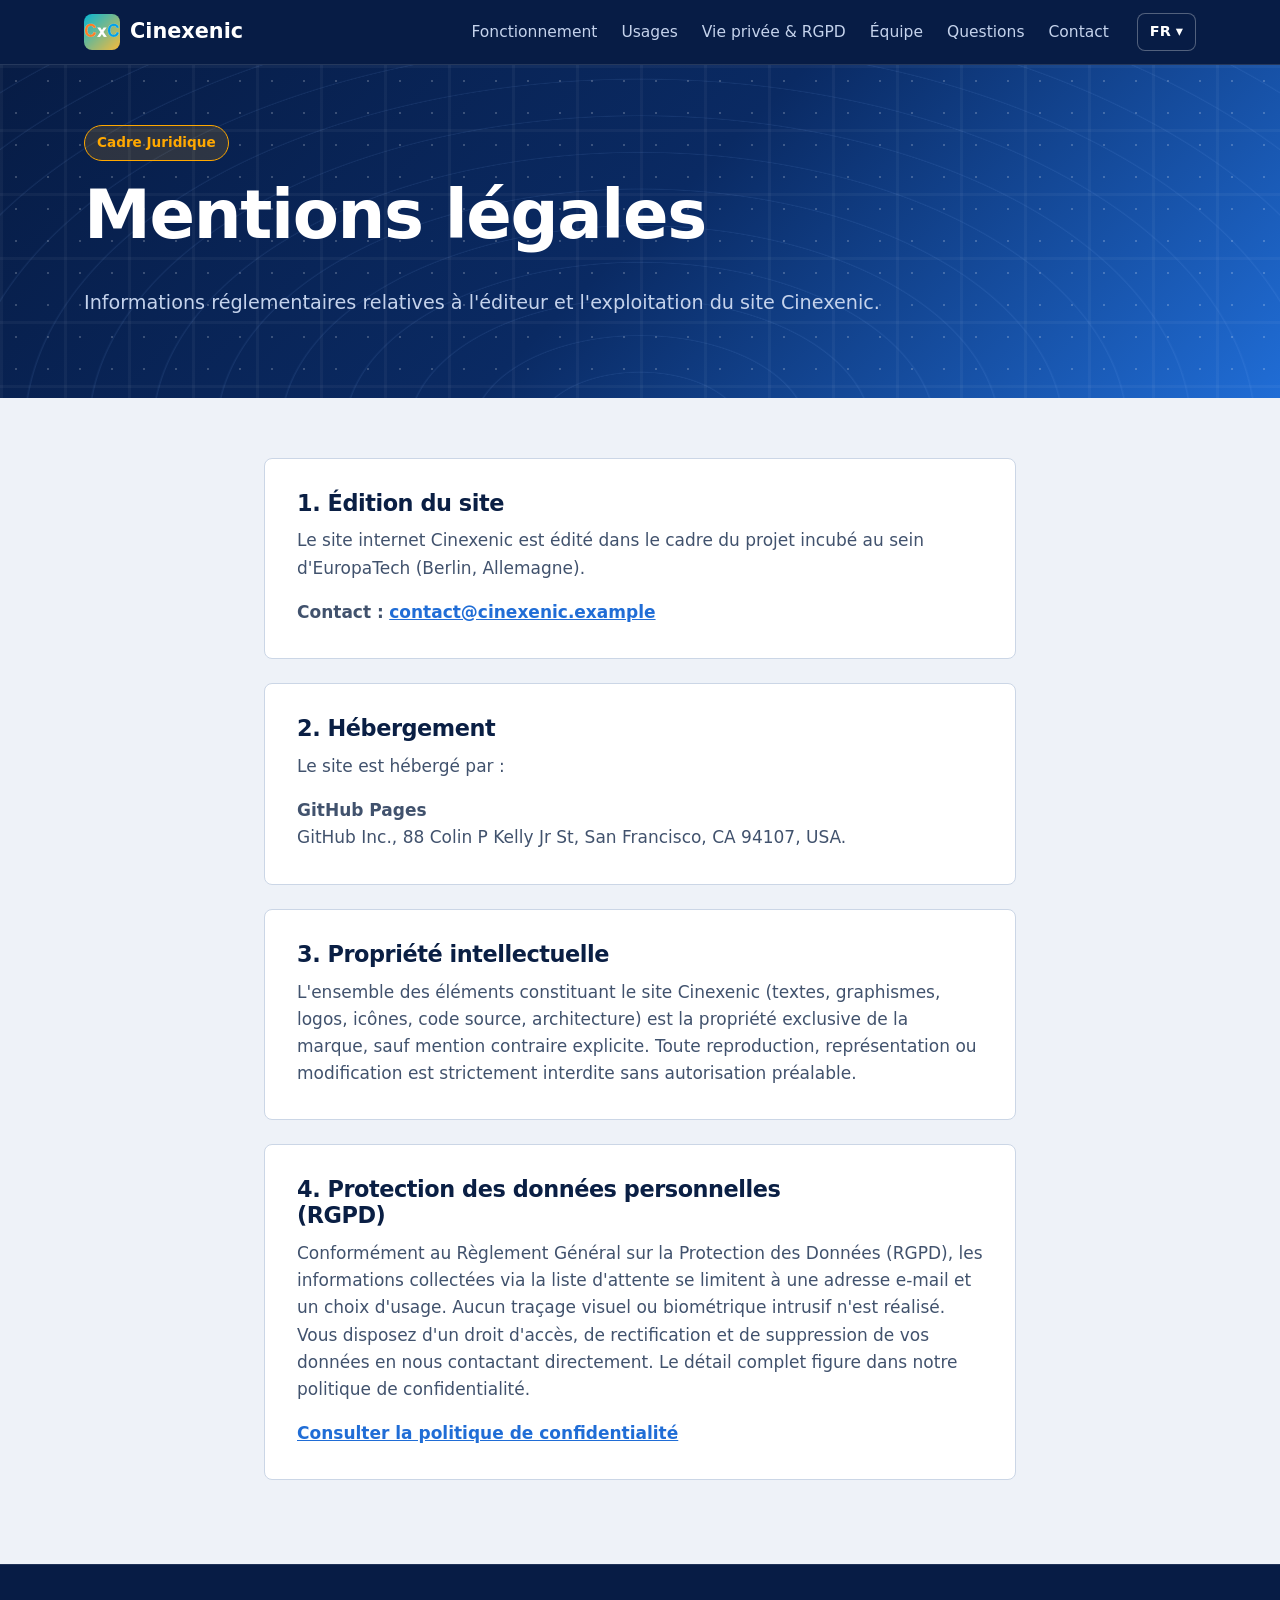
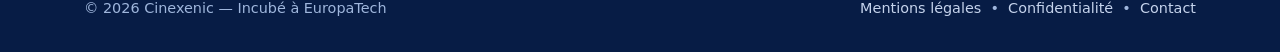
<file: mentions-legales.html>
<!doctype html>
<html lang="fr" dir="ltr">
<head>
<meta charset="utf-8">
<meta name="viewport" content="width=device-width, initial-scale=1">
<title>Cinexenic : Mentions légales</title>
<meta name="description" content="Informations légales, éditeur, hébergeur et propriété intellectuelle du site officiel Cinexenic.">
<meta name="robots" content="index,follow">
<meta name="theme-color" content="#071C45">
<!-- MODE LOCAL (file:// ou http://localhost) — le domaine n'est pas encore acquis.
     Les balises ci-dessous (canonical, hreflang) exigent des URLs absolues :
     elles sont désactivées ici et seront réactivées telles quelles en production,
     avec le domaine réel comme origine.
<link rel="canonical" href="https://www.cinexenic.example/mentions-legales.html">
<link rel="alternate" hreflang="fr" href="https://www.cinexenic.example/mentions-legales.html">
<link rel="alternate" hreflang="en" href="https://www.cinexenic.example/en/legal-notice.html">
<link rel="alternate" hreflang="de" href="https://www.cinexenic.example/de/impressum.html">
<link rel="alternate" hreflang="x-default" href="https://www.cinexenic.example/mentions-legales.html">
-->

<!-- Favicons (chemins relatifs racine) -->
<link rel="icon" type="image/svg+xml" href="./favicon.svg">
<link rel="icon" type="image/png" sizes="32x32" href="./favicon.png">
<link rel="apple-touch-icon" href="./apple-touch-icon.png">

<!-- Open Graph
     og:url et og:image : URLs relatives en mode local,
     à repasser en absolues en production. -->
<meta property="og:type" content="article">
<meta property="og:locale" content="fr_FR">
<meta property="og:locale:alternate" content="en_GB">
<meta property="og:locale:alternate" content="de_DE">
<meta property="og:site_name" content="Cinexenic">
<meta property="og:title" content="Cinexenic : Mentions légales">
<meta property="og:description" content="Informations légales, éditeur, hébergeur et propriété intellectuelle du site Cinexenic.">
<meta property="og:url" content="./mentions-legales.html">
<meta property="og:image" content="./og-cover.jpg">
<meta property="og:image:width" content="1200">
<meta property="og:image:height" content="630">
<meta property="og:image:alt" content="Cinexenic : capteur de mouvement corporel sans caméra">
<meta name="twitter:card" content="summary">
<meta name="twitter:image" content="./og-cover.jpg">

<!-- Sécurité (X-Content-Type-Options : à configurer côté serveur en en-tête HTTP) -->
<meta name="referrer" content="strict-origin-when-cross-origin">
<meta http-equiv="Content-Security-Policy" content="default-src 'self'; script-src 'self'; style-src 'self'; img-src 'self' data:; media-src 'self'; font-src 'self'; connect-src 'self'; base-uri 'self'; form-action 'self'; object-src 'none'">

<!-- Feuille de style commune -->
<link rel="stylesheet" href="./assets/theme.css">

<!-- Données structurées Schema.org
     ⚠️ MODE LOCAL : JSON-LD désactivé (les @id exigent des URLs absolues).
     À réactiver tel quel en production, avec le domaine réel.
<script type="application/ld+json">
{
  "@context": "https://schema.org",
  "@graph": [
    {
      "@type": "Organization",
      "@id": "https://www.cinexenic.example/#organization",
      "name": "Cinexenic",
      "url": "https://www.cinexenic.example/",
      "logo": "https://www.cinexenic.example/favicon.png",
      "email": "contact@cinexenic.example",
      "description": "Cinexenic conçoit un dispositif corporel portable qui transforme le mouvement humain en données exploitables, sans caméra ni infrastructure lourde.",
      "knowsAbout": [
        "Capture de mouvement",
        "Capteurs inertiels IMU",
        "Biomécanique",
        "Données de mouvement",
        "IA embarquée",
        "Protection des données"
      ]
    },
    {
      "@type": "WebSite",
      "@id": "https://www.cinexenic.example/#website",
      "url": "https://www.cinexenic.example/",
      "name": "Cinexenic",
      "inLanguage": ["fr-FR", "en", "de-DE"],
      "publisher": { "@id": "https://www.cinexenic.example/#organization" }
    },
    {
      "@type": "WebPage",
      "@id": "https://www.cinexenic.example/mentions-legales.html#webpage",
      "url": "https://www.cinexenic.example/mentions-legales.html",
      "name": "Cinexenic : Mentions légales",
      "inLanguage": "fr-FR",
      "dateModified": "2026-10-18",
      "isPartOf": { "@id": "https://www.cinexenic.example/#website" },
      "publisher": { "@id": "https://www.cinexenic.example/#organization" }
    },
    {
      "@type": "BreadcrumbList",
      "@id": "https://www.cinexenic.example/mentions-legales.html#breadcrumb",
      "itemListElement": [
        {
          "@type": "ListItem",
          "position": 1,
          "name": "Accueil",
          "item": "https://www.cinexenic.example/"
        },
        {
          "@type": "ListItem",
          "position": 2,
          "name": "Mentions légales",
          "item": "https://www.cinexenic.example/mentions-legales.html"
        }
      ]
    }
  ]
}
</script>
-->
</head>
<body>
<a class="skip" href="#main">Aller au contenu</a>
<header class="site-header">
  <div class="wrap nav">
    <a class="brand" href="./index.html" aria-label="Cinexenic, Accueil">
      <img src="./logo-72.png" alt="" class="brand-icon" width="36" height="36">
      Cinexenic
    </a>
    <nav class="nav-links" id="navLinks" aria-label="Navigation principale">
      <a href="./index.html#fonctionnement">Fonctionnement</a>
      <a href="./index.html#usages">Usages</a>
      <a href="./index.html#confiance">Vie privée &amp; RGPD</a>
      <a href="./index.html#equipe">Équipe</a>
      <a href="./index.html#faq">Questions</a>
      <a href="./index.html#liste-attente">Contact</a>
    </nav>
<!--    <a class="btn btn-gold nav-cta" href="./index.html#liste-attente">Contact</a> -->
    <!-- Sélecteur de langue en menu déroulant, zéro JS :
         chaque langue pointe en dur vers sa page dédiée
         (mentions-legales.html FR, en/legal-notice.html EN, de/impressum.html DE). -->
    <details class="lang-switch">
      <summary aria-label="Langue : français">FR ▾</summary>
      <ul class="lang-menu">
        <li><a href="./mentions-legales.html" hreflang="fr" lang="fr" aria-current="true">Français</a></li>
        <li><a href="en/legal-notice.html" hreflang="en" lang="en">English</a></li>
        <li><a href="de/impressum.html" hreflang="de" lang="de">Deutsch</a></li>
      </ul>
    </details>
    <button class="menu" type="button" id="menuBtn" aria-label="Ouvrir le menu" aria-expanded="false" aria-controls="navLinks">Menu</button>
  </div>
</header>
<main id="main" tabindex="-1">
  <section class="section-blue-gradient legal-hero">
    <div class="wrap">
      <span class="badge">Cadre Juridique</span>
      <h1>Mentions légales</h1>
      <p class="lead">Informations réglementaires relatives à l'éditeur et l'exploitation du site Cinexenic.</p>
    </div>
  </section>

  <section class="section-light legal-section">
    <div class="wrap legal-container">

      <div class="legal-card">
        <h2>1. Édition du site</h2>
        <p>Le site internet Cinexenic est édité dans le cadre du projet incubé au sein d'EuropaTech (Berlin, Allemagne).</p>
        <p><strong>Contact :</strong> <a href="mailto:contact@cinexenic.example">contact@cinexenic.example</a></p>
      </div>

      <div class="legal-card">
        <h2>2. Hébergement</h2>
        <p>Le site est hébergé par :</p>
        <p><strong>GitHub Pages</strong><br>GitHub Inc., 88 Colin P Kelly Jr St, San Francisco, CA 94107, USA.</p>
      </div>

      <div class="legal-card">
        <h2>3. Propriété intellectuelle</h2>
        <p>L'ensemble des éléments constituant le site Cinexenic (textes, graphismes, logos, icônes, code source, architecture) est la propriété exclusive de la marque, sauf mention contraire explicite. Toute reproduction, représentation ou modification est strictement interdite sans autorisation préalable.</p>
      </div>

      <div class="legal-card">
        <h2>4. Protection des données personnelles (RGPD)</h2>
        <p>Conformément au Règlement Général sur la Protection des Données (RGPD), les informations collectées via la liste d'attente se limitent à une adresse e-mail et un choix d'usage. Aucun traçage visuel ou biométrique intrusif n'est réalisé. Vous disposez d'un droit d'accès, de rectification et de suppression de vos données en nous contactant directement. Le détail complet figure dans notre politique de confidentialité.</p>
        <p><a href="confidentialite.html">Consulter la politique de confidentialité</a></p>
      </div>

    </div>
  </section>

</main>
<footer>
  <div class="wrap foot">
    <span>© 2026 Cinexenic — Incubé à EuropaTech</span>
    <span>
      <a href="mentions-legales.html">Mentions légales</a> &nbsp;•&nbsp;
      <a href="confidentialite.html">Confidentialité</a> &nbsp;•&nbsp;
      <a href="mailto:contact@cinexenic.example">Contact</a>
    </span>
  </div>
</footer>
<button id="scrollToTopBtn" type="button" aria-label="Remonter au début de la page" title="Remonter au début de la page">
  <svg width="20" height="20" viewBox="0 0 24 24" fill="none" stroke="currentColor" stroke-width="2.5" stroke-linecap="round" stroke-linejoin="round" aria-hidden="true"><path d="M18 15l-6-6-6 6"/></svg>
</button>
<script src="./assets/common.js" defer></script>
</body>
</html>
</file>
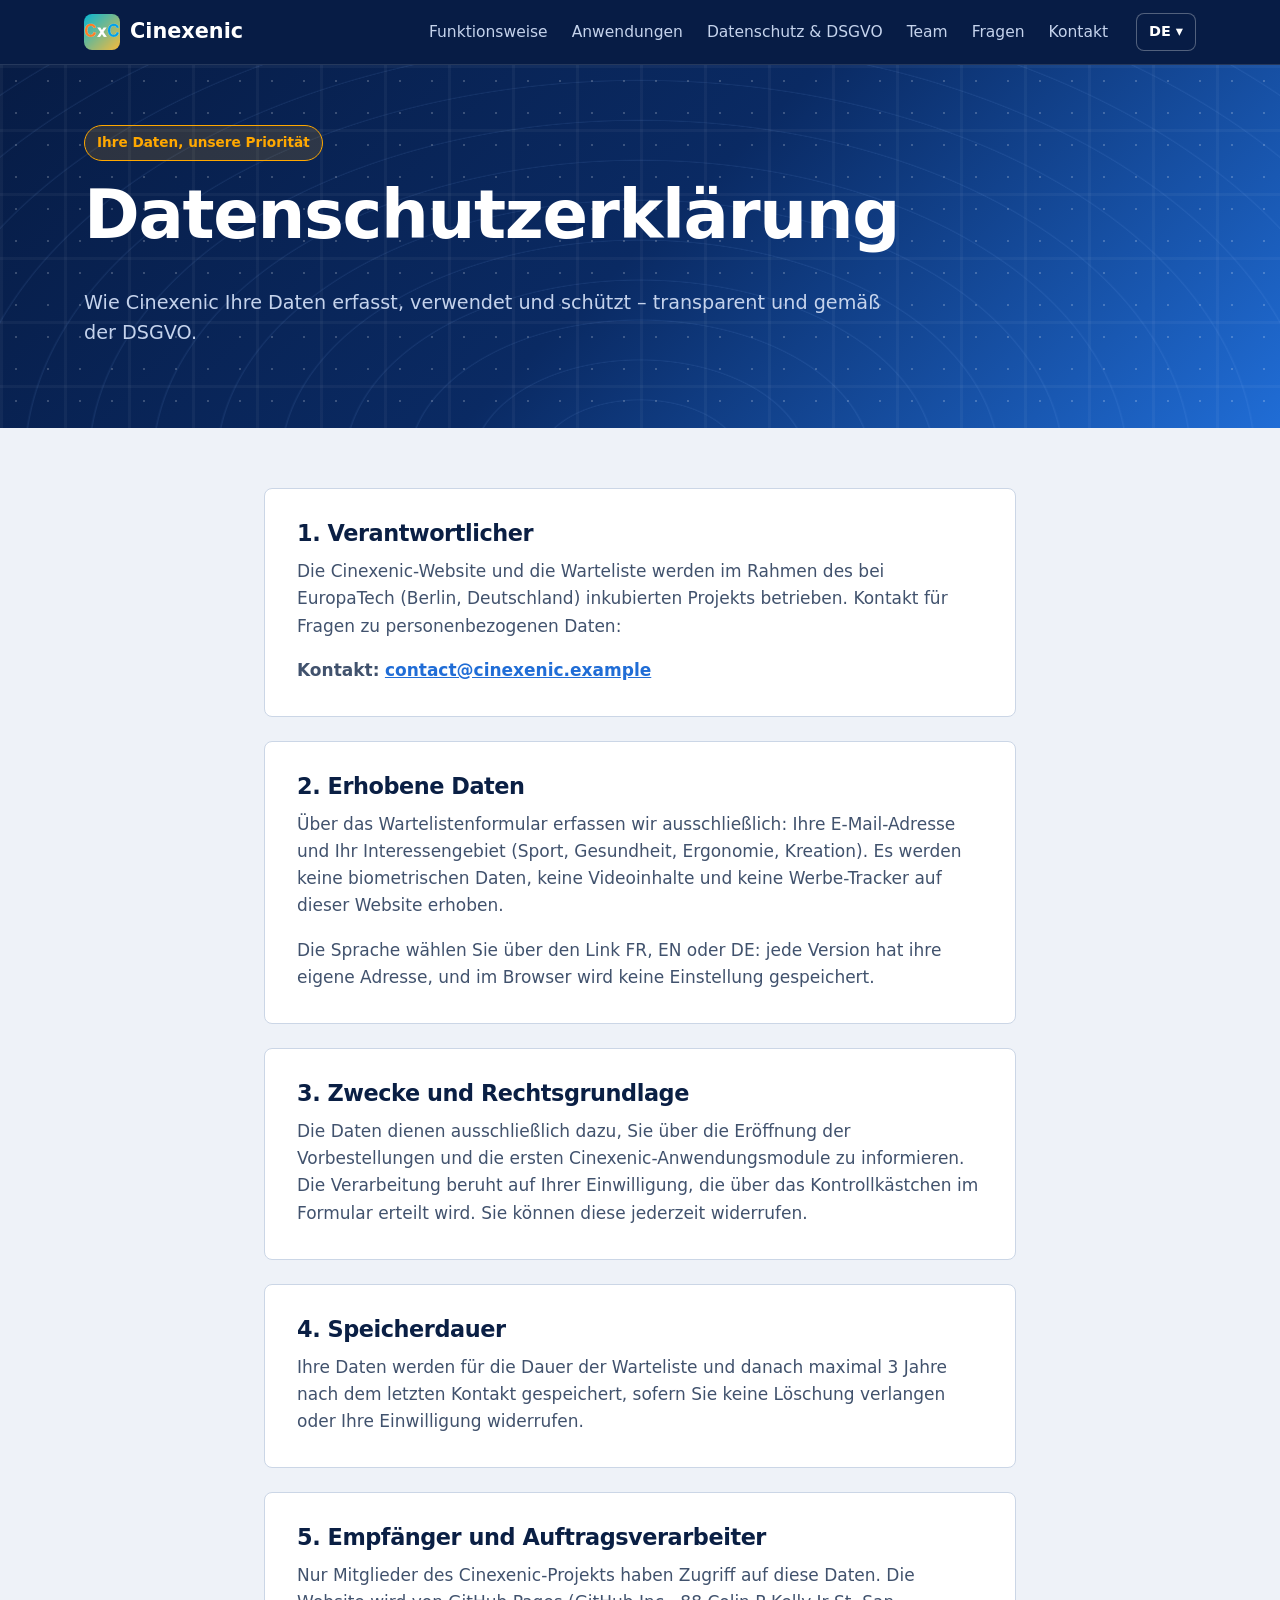
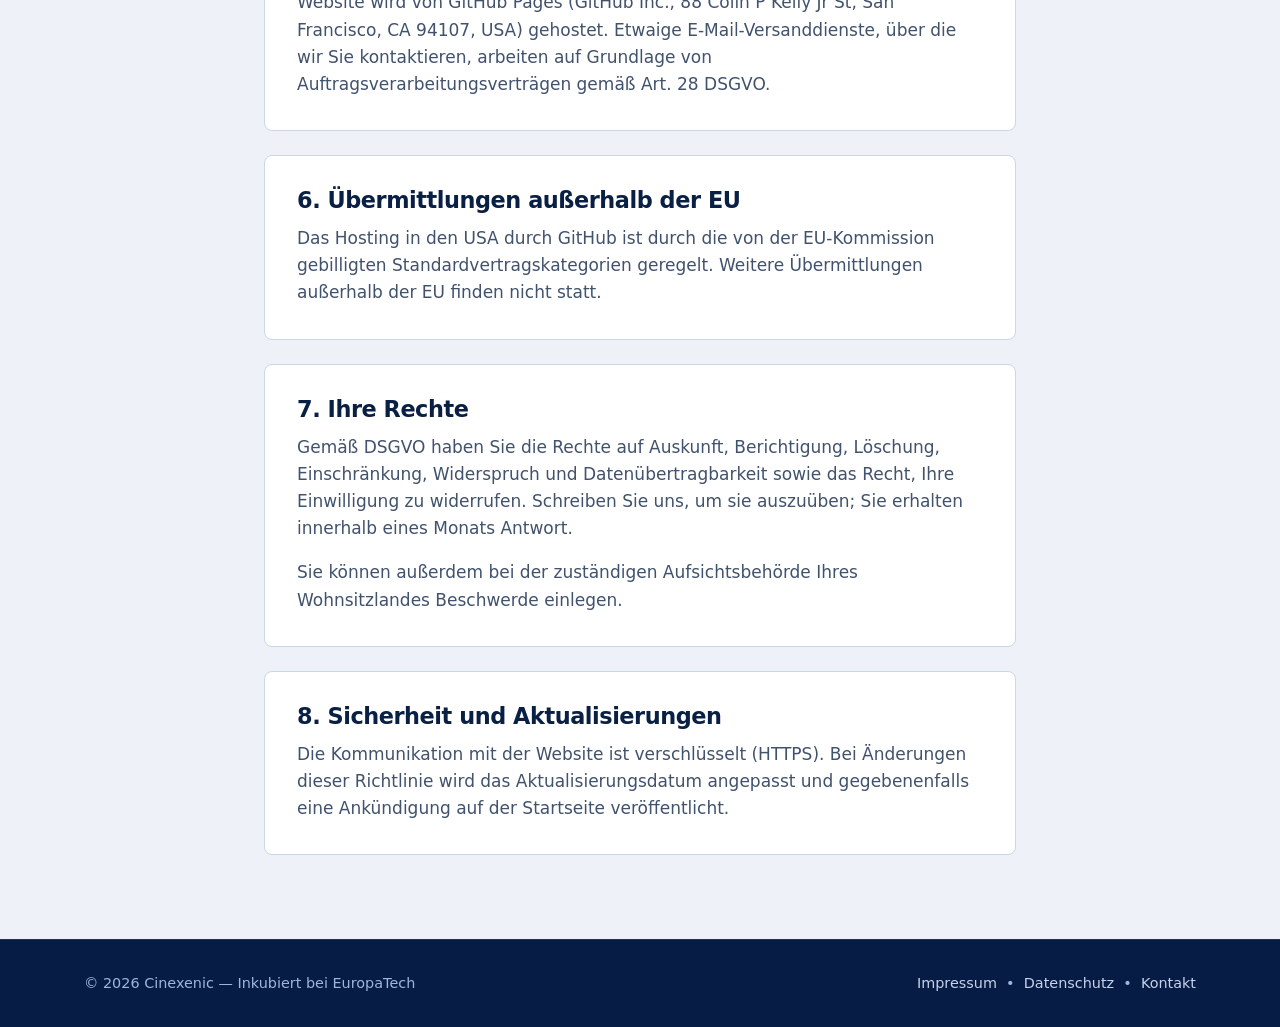
<file: de/datenschutz.html>
<!doctype html>
<html lang="de" dir="ltr">
<head>
<meta charset="utf-8">
<meta name="viewport" content="width=device-width, initial-scale=1">
<title>Cinexenic: Datenschutzerklärung</title>
<meta name="description" content="Datenschutzerklärung von Cinexenic: erhobene Daten, Zwecke, Rechtsgrundlage, Speicherdauer, Hosting, Übermittlungen und Ihre DSGVO-Rechte.">
<meta name="robots" content="index,follow">
<meta name="theme-color" content="#071C45">
<!-- LOKALER MODUS (file:// oder http://localhost) — die Domain ist noch nicht registriert.
     Die folgenden Tags (canonical, hreflang) erfordern absolute URLs: sie sind
     hier deaktiviert und werden in Produktion unverändert reaktiviert,
     mit der echten Domain als Origin.
<link rel="canonical" href="https://www.cinexenic.example/de/datenschutz.html">
<link rel="alternate" hreflang="fr" href="https://www.cinexenic.example/confidentialite.html">
<link rel="alternate" hreflang="en" href="https://www.cinexenic.example/en/privacy-policy.html">
<link rel="alternate" hreflang="de" href="https://www.cinexenic.example/de/datenschutz.html">
<link rel="alternate" hreflang="x-default" href="https://www.cinexenic.example/confidentialite.html">
-->

<!-- Favicons (Assets zeigen auf die Website-Wurzel) -->
<link rel="icon" type="image/svg+xml" href="../favicon.svg">
<link rel="icon" type="image/png" sizes="32x32" href="../favicon.png">
<link rel="apple-touch-icon" href="../apple-touch-icon.png">

<!-- Open Graph
     og:url und og:image: relative URLs im lokalen Modus,
     in Produktion zurück auf absolute URLs umstellen. -->
<meta property="og:type" content="article">
<meta property="og:locale" content="de_DE">
<meta property="og:locale:alternate" content="fr_FR">
<meta property="og:locale:alternate" content="en_GB">
<meta property="og:site_name" content="Cinexenic">
<meta property="og:title" content="Cinexenic: Datenschutzerklärung">
<meta property="og:description" content="Datenschutzerklärung von Cinexenic: Daten, Zwecke, Speicherdauer und Ihre DSGVO-Rechte.">
<meta property="og:url" content="./datenschutz.html">
<meta property="og:image" content="../og-cover.jpg">
<meta property="og:image:width" content="1200">
<meta property="og:image:height" content="630">
<meta property="og:image:alt" content="Cinexenic: kamerafreier Körperbewegungssensor">
<meta name="twitter:card" content="summary">
<meta name="twitter:image" content="../og-cover.jpg">

<!-- Sicherheit (X-Content-Type-Options: serverseitig als HTTP-Header konfigurieren) -->
<meta name="referrer" content="strict-origin-when-cross-origin">
<meta http-equiv="Content-Security-Policy" content="default-src 'self'; script-src 'self'; style-src 'self'; img-src 'self' data:; media-src 'self'; font-src 'self'; connect-src 'self'; base-uri 'self'; form-action 'self'; object-src 'none'">

<!-- Gemeinsames Stylesheet (Assets liegen in der Website-Wurzel) -->
<link rel="stylesheet" href="../assets/theme.css">

<!-- Strukturierte Daten: Schema.org
     ⚠️ LOKALER MODUS: JSON-LD ist deaktiviert (@id-Werte erfordern stabile
     absolute URLs). In Produktion unverändert reaktivieren, sobald die
     Domain registriert ist.
<script type="application/ld+json">
{
  "@context": "https://schema.org",
  "@graph": [
    {
      "@type": "Organization",
      "@id": "https://www.cinexenic.example/#organization",
      "name": "Cinexenic",
      "url": "https://www.cinexenic.example/",
      "logo": "https://www.cinexenic.example/favicon.png",
      "email": "contact@cinexenic.example",
      "description": "Cinexenic entwickelt ein tragbares Körpergerät, das menschliche Bewegung ohne Kamera und ohne aufwendige Infrastruktur in nutzbare Daten verwandelt.",
      "knowsAbout": [
        "Bewegungserfassung",
        "Inertialsensoren (IMU)",
        "Biomechanik",
        "Bewegungsdaten",
        "Eingebettete KI",
        "Datenschutz"
      ]
    },
    {
      "@type": "WebSite",
      "@id": "https://www.cinexenic.example/#website",
      "url": "https://www.cinexenic.example/",
      "name": "Cinexenic",
      "inLanguage": ["fr-FR", "en", "de-DE"],
      "publisher": { "@id": "https://www.cinexenic.example/#organization" }
    },
    {
      "@type": "WebPage",
      "@id": "https://www.cinexenic.example/de/datenschutz.html#webpage",
      "url": "https://www.cinexenic.example/de/datenschutz.html",
      "name": "Cinexenic: Datenschutzerklärung",
      "inLanguage": "de-DE",
      "dateModified": "2026-10-18",
      "isPartOf": { "@id": "https://www.cinexenic.example/#website" },
      "publisher": { "@id": "https://www.cinexenic.example/#organization" }
    },
    {
      "@type": "BreadcrumbList",
      "@id": "https://www.cinexenic.example/de/datenschutz.html#breadcrumb",
      "itemListElement": [
        {
          "@type": "ListItem",
          "position": 1,
          "name": "Startseite",
          "item": "https://www.cinexenic.example/de/"
        },
        {
          "@type": "ListItem",
          "position": 2,
          "name": "Datenschutzerklärung",
          "item": "https://www.cinexenic.example/de/datenschutz.html"
        }
      ]
    }
  ]
}
</script>
-->
</head>
<body>
<a class="skip" href="#main">Zum Inhalt springen</a>
<header class="site-header">
  <div class="wrap nav">
    <a class="brand" href="index.html" aria-label="Cinexenic, Startseite">
      <img src="../logo-72.png" alt="" class="brand-icon" width="36" height="36">
      Cinexenic
    </a>
    <nav class="nav-links" id="navLinks" aria-label="Hauptnavigation">
      <a href="index.html#fonctionnement">Funktionsweise</a>
      <a href="index.html#usages">Anwendungen</a>
      <a href="index.html#confiance">Datenschutz &amp; DSGVO</a>
      <a href="index.html#equipe">Team</a>
      <a href="index.html#faq">Fragen</a>
      <a href="index.html#liste-attente">Kontakt</a>
    </nav>
    <!--     <a class="btn btn-gold nav-cta" href="index.html#liste-attente">Kontakt</a>  -->

    <!-- Sprachauswahl als Dropdown-Menü, ohne JS:
         jede Sprache verlinkt hart auf ihre eigene Seite
         (../confidentialite.html FR, ../en/privacy-policy.html EN, datenschutz.html DE). -->
    <details class="lang-switch">
      <summary aria-label="Sprache: Deutsch">DE ▾</summary>
      <ul class="lang-menu">
        <li><a href="../confidentialite.html" hreflang="fr" lang="fr">Français</a></li>
        <li><a href="../en/privacy-policy.html" hreflang="en" lang="en">English</a></li>
        <li><a href="datenschutz.html" hreflang="de" lang="de" aria-current="true">Deutsch</a></li>
      </ul>
    </details>
    <button class="menu" type="button" id="menuBtn" aria-label="Menü öffnen" aria-expanded="false" aria-controls="navLinks">Menü</button>
  </div>
</header>
<main id="main" tabindex="-1">
  <section class="section-blue-gradient legal-hero">
    <div class="wrap">
      <span class="badge">Ihre Daten, unsere Priorität</span>
      <h1>Datenschutzerklärung</h1>
      <p class="lead">Wie Cinexenic Ihre Daten erfasst, verwendet und schützt – transparent und gemäß der DSGVO.</p>
    </div>
  </section>

  <section class="section-light legal-section">
    <div class="wrap legal-container">

      <div class="legal-card">
        <h2>1. Verantwortlicher</h2>
        <p>Die Cinexenic-Website und die Warteliste werden im Rahmen des bei EuropaTech (Berlin, Deutschland) inkubierten Projekts betrieben. Kontakt für Fragen zu personenbezogenen Daten:</p>
        <p><strong>Kontakt:</strong> <a href="mailto:contact@cinexenic.example">contact@cinexenic.example</a></p>
      </div>

      <div class="legal-card">
        <h2>2. Erhobene Daten</h2>
        <p>Über das Wartelistenformular erfassen wir ausschließlich: Ihre E-Mail-Adresse und Ihr Interessengebiet (Sport, Gesundheit, Ergonomie, Kreation). Es werden keine biometrischen Daten, keine Videoinhalte und keine Werbe-Tracker auf dieser Website erhoben.</p>
        <p>Die Sprache wählen Sie über den Link FR, EN oder DE: jede Version hat ihre eigene Adresse, und im Browser wird keine Einstellung gespeichert.</p>
      </div>

      <div class="legal-card">
        <h2>3. Zwecke und Rechtsgrundlage</h2>
        <p>Die Daten dienen ausschließlich dazu, Sie über die Eröffnung der Vorbestellungen und die ersten Cinexenic-Anwendungsmodule zu informieren. Die Verarbeitung beruht auf Ihrer Einwilligung, die über das Kontrollkästchen im Formular erteilt wird. Sie können diese jederzeit widerrufen.</p>
      </div>

      <div class="legal-card">
        <h2>4. Speicherdauer</h2>
        <p>Ihre Daten werden für die Dauer der Warteliste und danach maximal 3 Jahre nach dem letzten Kontakt gespeichert, sofern Sie keine Löschung verlangen oder Ihre Einwilligung widerrufen.</p>
      </div>

      <div class="legal-card">
        <h2>5. Empfänger und Auftragsverarbeiter</h2>
        <p>Nur Mitglieder des Cinexenic-Projekts haben Zugriff auf diese Daten. Die Website wird von GitHub Pages (GitHub Inc., 88 Colin P Kelly Jr St, San Francisco, CA 94107, USA) gehostet. Etwaige E-Mail-Versanddienste, über die wir Sie kontaktieren, arbeiten auf Grundlage von Auftragsverarbeitungsverträgen gemäß Art. 28 DSGVO.</p>
      </div>

      <div class="legal-card">
        <h2>6. Übermittlungen außerhalb der EU</h2>
        <p>Das Hosting in den USA durch GitHub ist durch die von der EU-Kommission gebilligten Standardvertragskategorien geregelt. Weitere Übermittlungen außerhalb der EU finden nicht statt.</p>
      </div>

      <div class="legal-card">
        <h2>7. Ihre Rechte</h2>
        <p>Gemäß DSGVO haben Sie die Rechte auf Auskunft, Berichtigung, Löschung, Einschränkung, Widerspruch und Datenübertragbarkeit sowie das Recht, Ihre Einwilligung zu widerrufen. Schreiben Sie uns, um sie auszuüben; Sie erhalten innerhalb eines Monats Antwort.</p>
        <p>Sie können außerdem bei der zuständigen Aufsichtsbehörde Ihres Wohnsitzlandes Beschwerde einlegen.</p>
      </div>

      <div class="legal-card">
        <h2>8. Sicherheit und Aktualisierungen</h2>
        <p>Die Kommunikation mit der Website ist verschlüsselt (HTTPS). Bei Änderungen dieser Richtlinie wird das Aktualisierungsdatum angepasst und gegebenenfalls eine Ankündigung auf der Startseite veröffentlicht.</p>
      </div>

    </div>
  </section>

</main>
<footer>
  <div class="wrap foot">
    <span>© 2026 Cinexenic — Inkubiert bei EuropaTech</span>
    <span>
      <a href="impressum.html">Impressum</a> &nbsp;•&nbsp;
      <a href="datenschutz.html">Datenschutz</a> &nbsp;•&nbsp;
      <a href="mailto:contact@cinexenic.example">Kontakt</a>
    </span>
  </div>
</footer>
<button id="scrollToTopBtn" type="button" aria-label="Nach oben" title="Nach oben">
  <svg width="20" height="20" viewBox="0 0 24 24" fill="none" stroke="currentColor" stroke-width="2.5" stroke-linecap="round" stroke-linejoin="round" aria-hidden="true"><path d="M18 15l-6-6-6 6"/></svg>
</button>
<script src="../assets/common.js" defer></script>
</body>
</html>
</file>
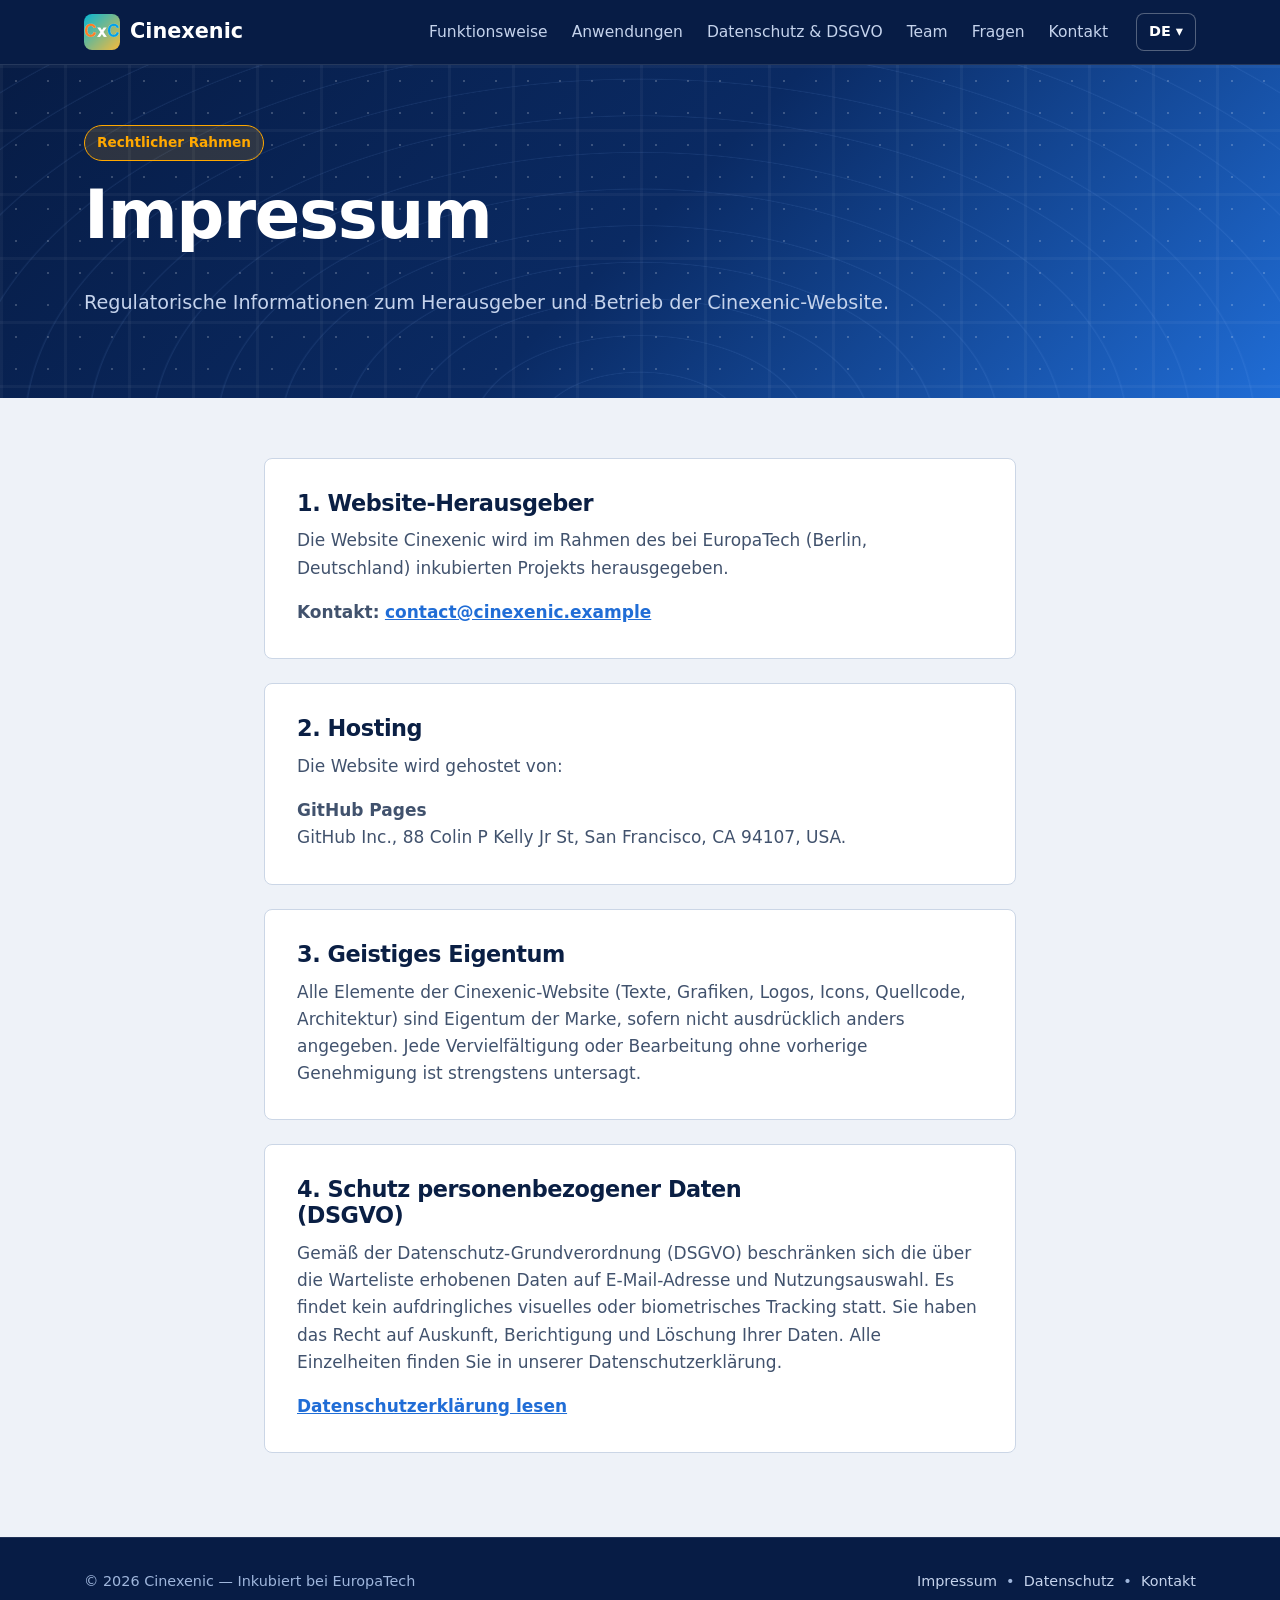
<file: de/impressum.html>
<!doctype html>
<html lang="de" dir="ltr">
<head>
<meta charset="utf-8">
<meta name="viewport" content="width=device-width, initial-scale=1">
<title>Cinexenic: Impressum</title>
<meta name="description" content="Rechtliche Angaben, Herausgeber, Hosting und geistiges Eigentum der Cinexenic-Website.">
<meta name="robots" content="index,follow">
<meta name="theme-color" content="#071C45">
<!-- LOKALER MODUS (file:// oder http://localhost) — die Domain ist noch nicht registriert.
     Die folgenden Tags (canonical, hreflang) erfordern absolute URLs: sie sind
     hier deaktiviert und werden in Produktion unverändert reaktiviert,
     mit der echten Domain als Origin.
<link rel="canonical" href="https://www.cinexenic.example/de/impressum.html">
<link rel="alternate" hreflang="fr" href="https://www.cinexenic.example/mentions-legales.html">
<link rel="alternate" hreflang="en" href="https://www.cinexenic.example/en/legal-notice.html">
<link rel="alternate" hreflang="de" href="https://www.cinexenic.example/de/impressum.html">
<link rel="alternate" hreflang="x-default" href="https://www.cinexenic.example/mentions-legales.html">
-->

<!-- Favicons (Assets zeigen auf die Website-Wurzel) -->
<link rel="icon" type="image/svg+xml" href="../favicon.svg">
<link rel="icon" type="image/png" sizes="32x32" href="../favicon.png">
<link rel="apple-touch-icon" href="../apple-touch-icon.png">

<!-- Open Graph
     og:url und og:image: relative URLs im lokalen Modus,
     in Produktion zurück auf absolute URLs umstellen. -->
<meta property="og:type" content="article">
<meta property="og:locale" content="de_DE">
<meta property="og:locale:alternate" content="fr_FR">
<meta property="og:locale:alternate" content="en_GB">
<meta property="og:site_name" content="Cinexenic">
<meta property="og:title" content="Cinexenic: Impressum">
<meta property="og:description" content="Rechtliche Angaben zur Cinexenic-Website.">
<meta property="og:url" content="./impressum.html">
<meta property="og:image" content="../og-cover.jpg">
<meta property="og:image:width" content="1200">
<meta property="og:image:height" content="630">
<meta property="og:image:alt" content="Cinexenic: kamerafreier Körperbewegungssensor">
<meta name="twitter:card" content="summary">
<meta name="twitter:image" content="../og-cover.jpg">

<!-- Sicherheit (X-Content-Type-Options: serverseitig als HTTP-Header konfigurieren) -->
<meta name="referrer" content="strict-origin-when-cross-origin">
<meta http-equiv="Content-Security-Policy" content="default-src 'self'; script-src 'self'; style-src 'self'; img-src 'self' data:; media-src 'self'; font-src 'self'; connect-src 'self'; base-uri 'self'; form-action 'self'; object-src 'none'">

<!-- Gemeinsames Stylesheet (Assets liegen in der Website-Wurzel) -->
<link rel="stylesheet" href="../assets/theme.css">

<!-- Strukturierte Daten: Schema.org
     ⚠️ LOKALER MODUS: JSON-LD ist deaktiviert (@id-Werte erfordern stabile
     absolute URLs). In Produktion unverändert reaktivieren, sobald die
     Domain registriert ist.
<script type="application/ld+json">
{
  "@context": "https://schema.org",
  "@graph": [
    {
      "@type": "Organization",
      "@id": "https://www.cinexenic.example/#organization",
      "name": "Cinexenic",
      "url": "https://www.cinexenic.example/",
      "logo": "https://www.cinexenic.example/favicon.png",
      "email": "contact@cinexenic.example",
      "description": "Cinexenic entwickelt ein tragbares Körpergerät, das menschliche Bewegung ohne Kamera und ohne aufwendige Infrastruktur in nutzbare Daten verwandelt.",
      "knowsAbout": [
        "Bewegungserfassung",
        "Inertialsensoren (IMU)",
        "Biomechanik",
        "Bewegungsdaten",
        "Eingebettete KI",
        "Datenschutz"
      ]
    },
    {
      "@type": "WebSite",
      "@id": "https://www.cinexenic.example/#website",
      "url": "https://www.cinexenic.example/",
      "name": "Cinexenic",
      "inLanguage": ["fr-FR", "en", "de-DE"],
      "publisher": { "@id": "https://www.cinexenic.example/#organization" }
    },
    {
      "@type": "WebPage",
      "@id": "https://www.cinexenic.example/de/impressum.html#webpage",
      "url": "https://www.cinexenic.example/de/impressum.html",
      "name": "Cinexenic: Impressum",
      "inLanguage": "de-DE",
      "dateModified": "2026-10-18",
      "isPartOf": { "@id": "https://www.cinexenic.example/#website" },
      "publisher": { "@id": "https://www.cinexenic.example/#organization" }
    },
    {
      "@type": "BreadcrumbList",
      "@id": "https://www.cinexenic.example/de/impressum.html#breadcrumb",
      "itemListElement": [
        {
          "@type": "ListItem",
          "position": 1,
          "name": "Startseite",
          "item": "https://www.cinexenic.example/de/"
        },
        {
          "@type": "ListItem",
          "position": 2,
          "name": "Impressum",
          "item": "https://www.cinexenic.example/de/impressum.html"
        }
      ]
    }
  ]
}
</script>
-->
</head>
<body>
<a class="skip" href="#main">Zum Inhalt springen</a>
<header class="site-header">
  <div class="wrap nav">
    <a class="brand" href="index.html" aria-label="Cinexenic, Startseite">
      <img src="../logo-72.png" alt="" class="brand-icon" width="36" height="36">
      Cinexenic
    </a>
    <nav class="nav-links" id="navLinks" aria-label="Hauptnavigation">
      <a href="index.html#fonctionnement">Funktionsweise</a>
      <a href="index.html#usages">Anwendungen</a>
      <a href="index.html#confiance">Datenschutz &amp; DSGVO</a>
      <a href="index.html#equipe">Team</a>
      <a href="index.html#faq">Fragen</a>
      <a href="index.html#liste-attente">Kontakt</a>
    </nav>
    <!--     <a class="btn btn-gold nav-cta" href="index.html#liste-attente">Kontakt</a> -->
    <!-- Sprachauswahl als Dropdown-Menü, ohne JS:
         jede Sprache verlinkt hart auf ihre eigene Seite
         (../mentions-legales.html FR, ../en/legal-notice.html EN, impressum.html DE). -->
    <details class="lang-switch">
      <summary aria-label="Sprache: Deutsch">DE ▾</summary>
      <ul class="lang-menu">
        <li><a href="../mentions-legales.html" hreflang="fr" lang="fr">Français</a></li>
        <li><a href="../en/legal-notice.html" hreflang="en" lang="en">English</a></li>
        <li><a href="impressum.html" hreflang="de" lang="de" aria-current="true">Deutsch</a></li>
      </ul>
    </details>
    <button class="menu" type="button" id="menuBtn" aria-label="Menü öffnen" aria-expanded="false" aria-controls="navLinks">Menü</button>
  </div>
</header>
<main id="main" tabindex="-1">
  <section class="section-blue-gradient legal-hero">
    <div class="wrap">
      <span class="badge">Rechtlicher Rahmen</span>
      <h1>Impressum</h1>
      <p class="lead">Regulatorische Informationen zum Herausgeber und Betrieb der Cinexenic-Website.</p>
    </div>
  </section>

  <section class="section-light legal-section">
    <div class="wrap legal-container">

      <div class="legal-card">
        <h2>1. Website-Herausgeber</h2>
        <p>Die Website Cinexenic wird im Rahmen des bei EuropaTech (Berlin, Deutschland) inkubierten Projekts herausgegeben.</p>
        <p><strong>Kontakt:</strong> <a href="mailto:contact@cinexenic.example">contact@cinexenic.example</a></p>
      </div>

      <div class="legal-card">
        <h2>2. Hosting</h2>
        <p>Die Website wird gehostet von:</p>
        <p><strong>GitHub Pages</strong><br>GitHub Inc., 88 Colin P Kelly Jr St, San Francisco, CA 94107, USA.</p>
      </div>

      <div class="legal-card">
        <h2>3. Geistiges Eigentum</h2>
        <p>Alle Elemente der Cinexenic-Website (Texte, Grafiken, Logos, Icons, Quellcode, Architektur) sind Eigentum der Marke, sofern nicht ausdrücklich anders angegeben. Jede Vervielfältigung oder Bearbeitung ohne vorherige Genehmigung ist strengstens untersagt.</p>
      </div>

      <div class="legal-card">
        <h2>4. Schutz personenbezogener Daten (DSGVO)</h2>
        <p>Gemäß der Datenschutz-Grundverordnung (DSGVO) beschränken sich die über die Warteliste erhobenen Daten auf E-Mail-Adresse und Nutzungsauswahl. Es findet kein aufdringliches visuelles oder biometrisches Tracking statt. Sie haben das Recht auf Auskunft, Berichtigung und Löschung Ihrer Daten. Alle Einzelheiten finden Sie in unserer Datenschutzerklärung.</p>
        <p><a href="datenschutz.html">Datenschutzerklärung lesen</a></p>
      </div>

    </div>
  </section>

</main>
<footer>
  <div class="wrap foot">
    <span>© 2026 Cinexenic — Inkubiert bei EuropaTech</span>
    <span>
      <a href="impressum.html">Impressum</a> &nbsp;•&nbsp;
      <a href="datenschutz.html">Datenschutz</a> &nbsp;•&nbsp;
      <a href="mailto:contact@cinexenic.example">Kontakt</a>
    </span>
  </div>
</footer>
<button id="scrollToTopBtn" type="button" aria-label="Nach oben" title="Nach oben">
  <svg width="20" height="20" viewBox="0 0 24 24" fill="none" stroke="currentColor" stroke-width="2.5" stroke-linecap="round" stroke-linejoin="round" aria-hidden="true"><path d="M18 15l-6-6-6 6"/></svg>
</button>
<script src="../assets/common.js" defer></script>
</body>
</html>
</file>
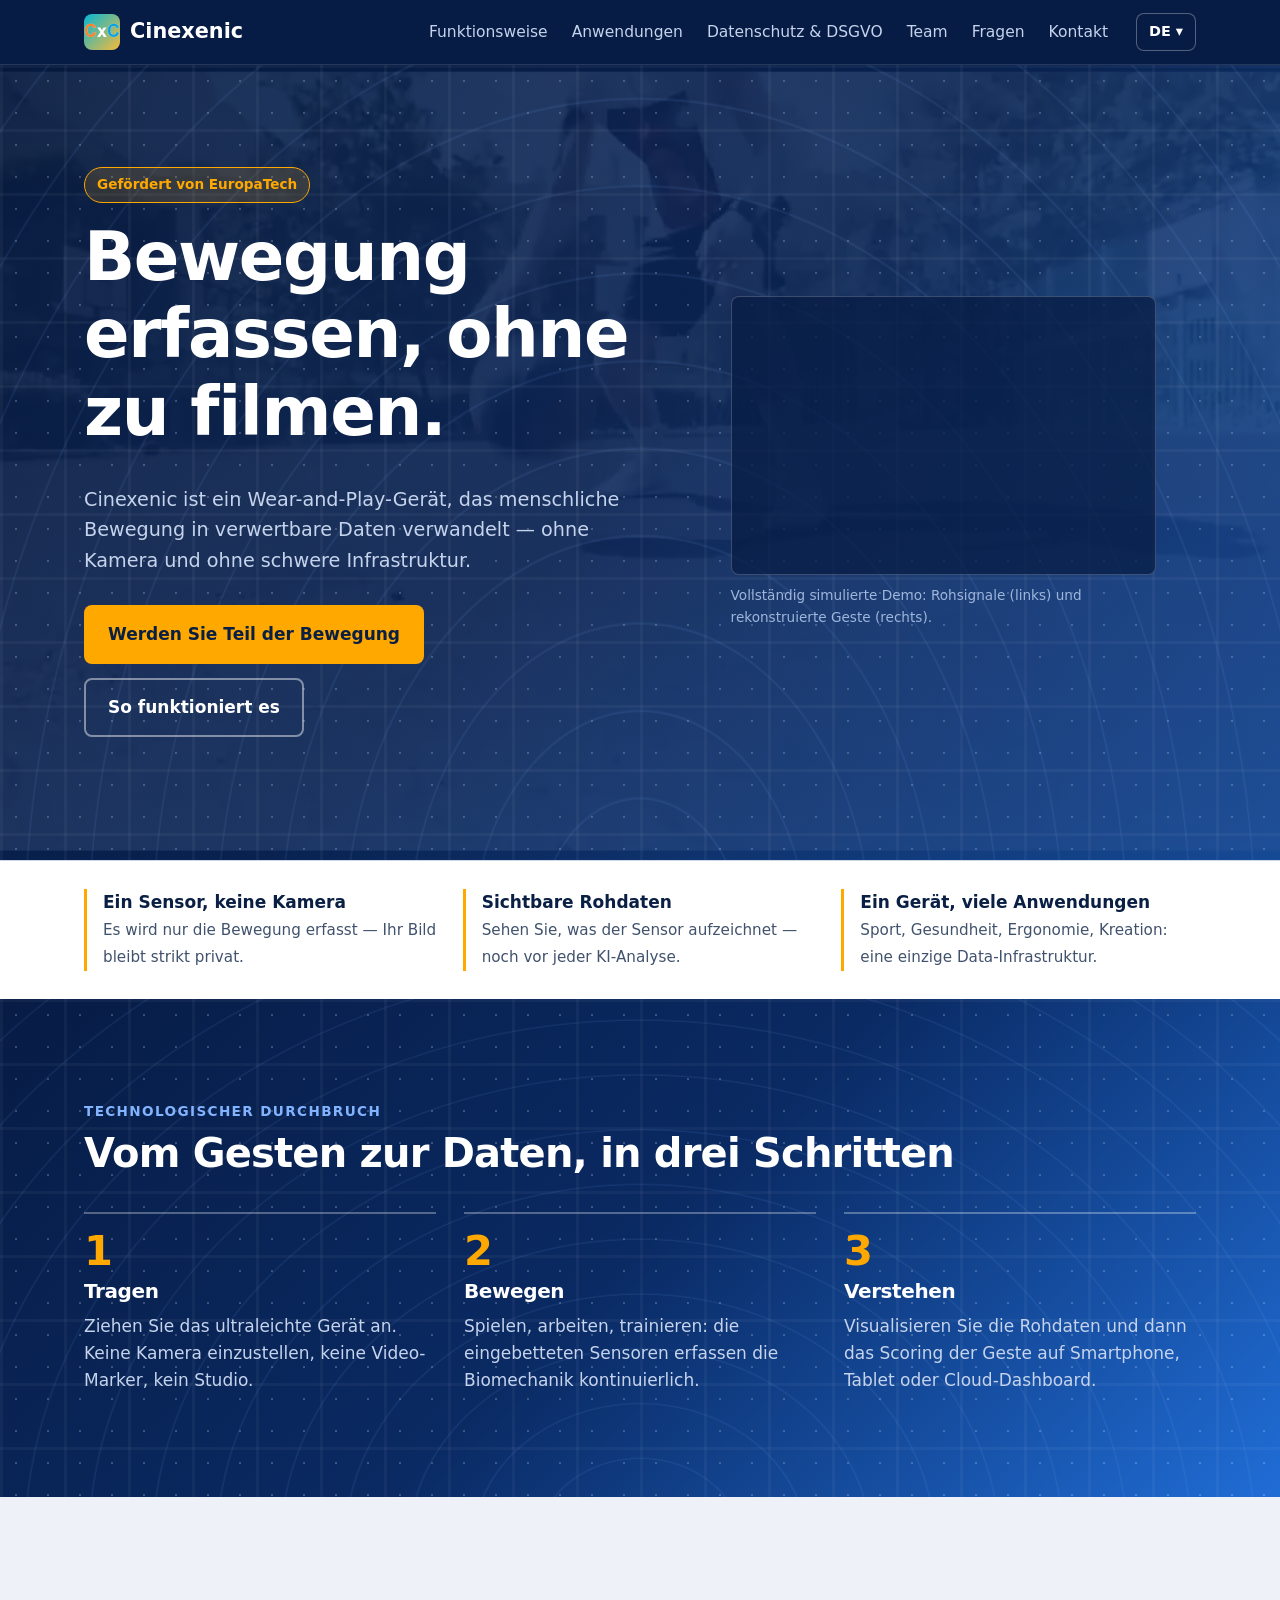
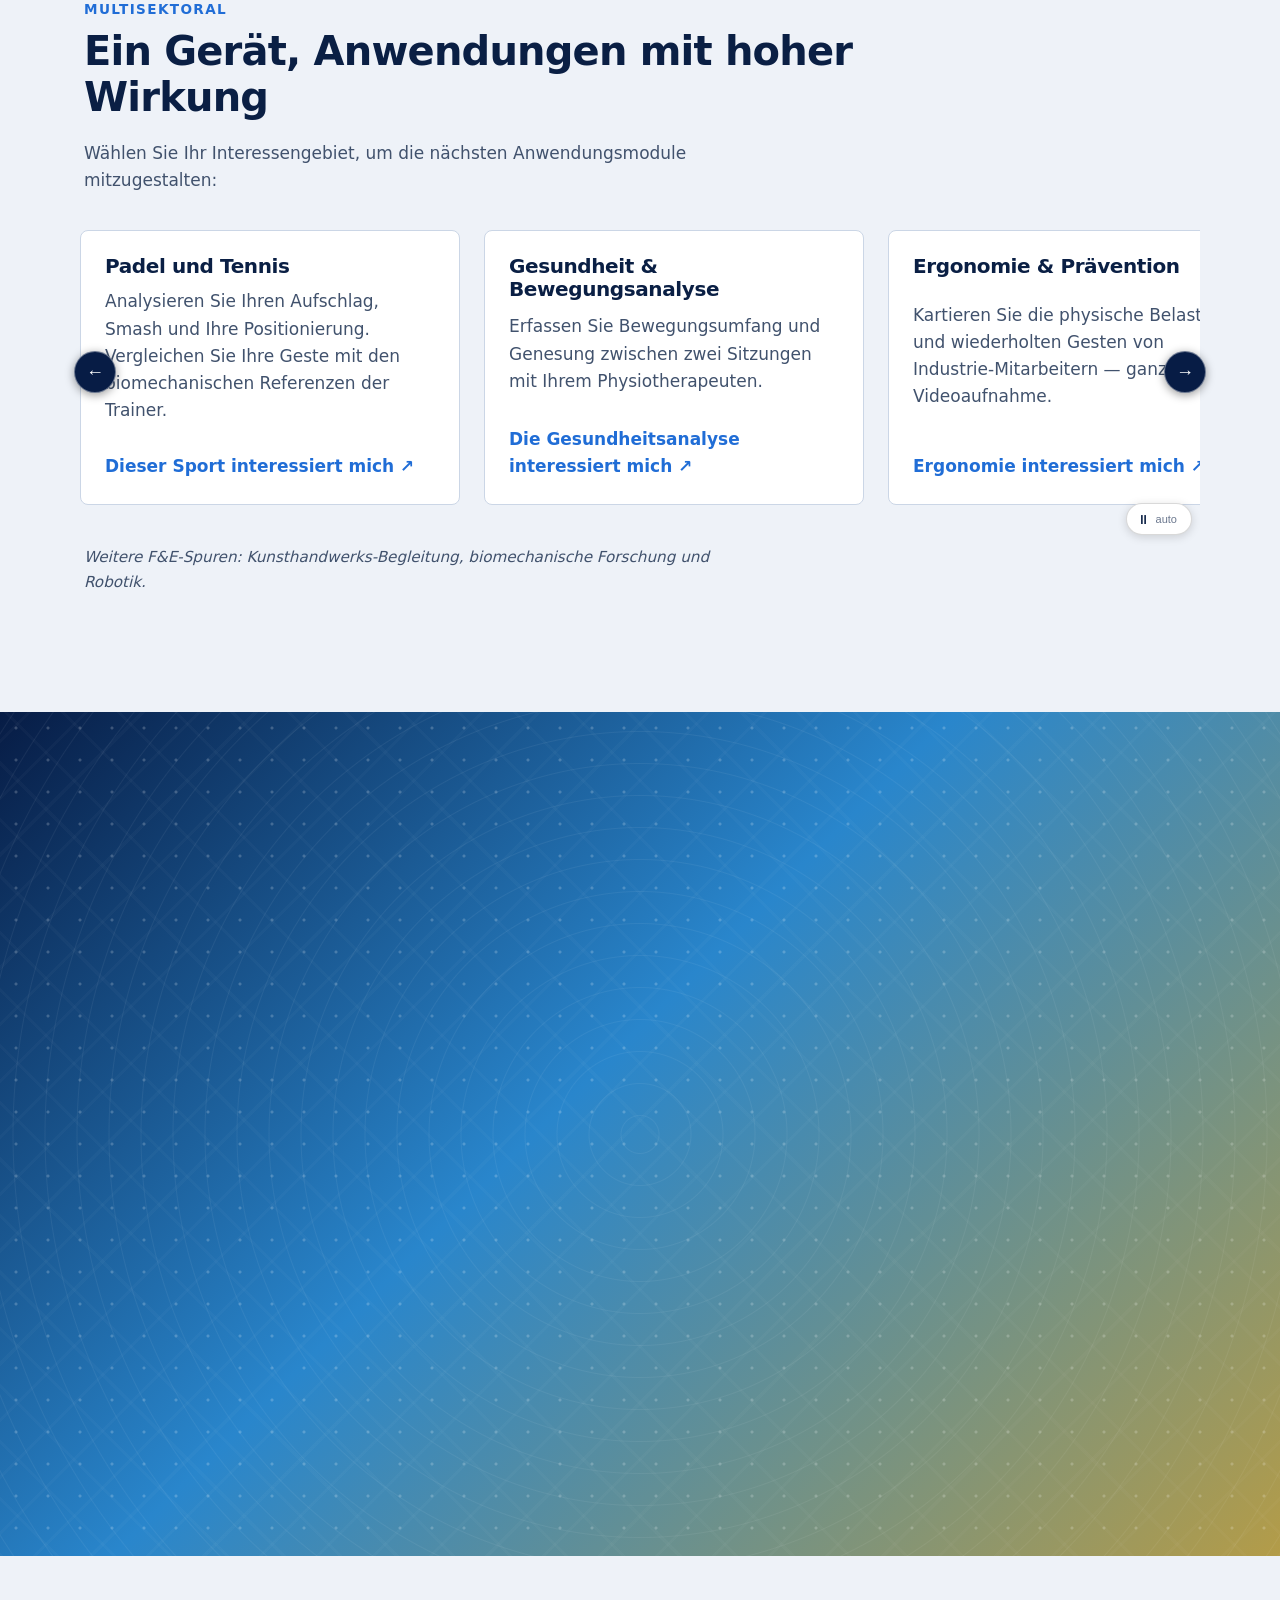
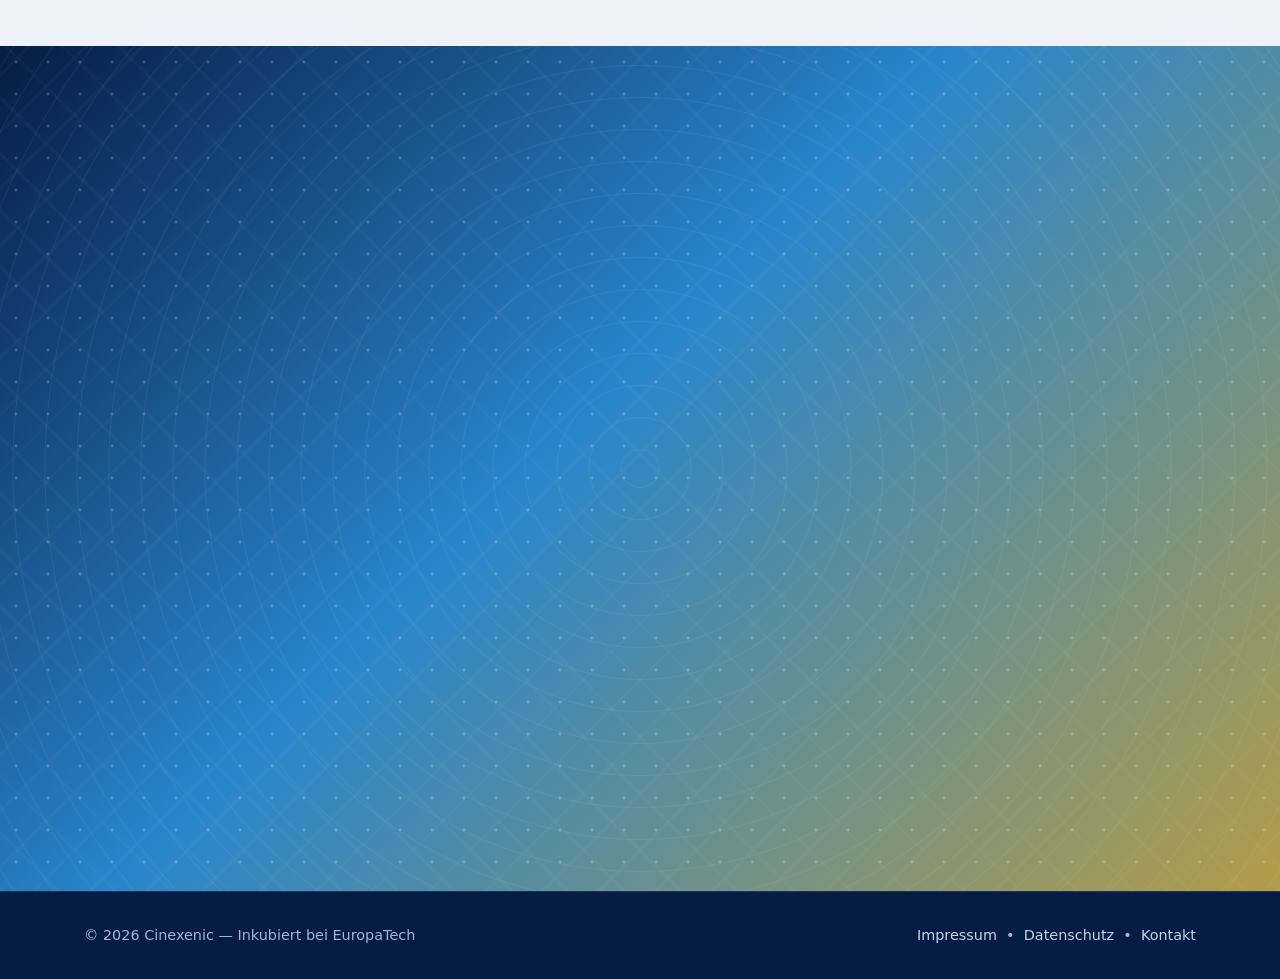
<file: de/index0.html>
<!doctype html>
<html lang="de" dir="ltr">
<head>
<meta charset="utf-8">
<meta name="viewport" content="width=device-width, initial-scale=1">
<title>Cinexenic: Bewegung erfassen ohne Kamera | Tragbarer Körper-Sensor</title>
<meta name="description" content="Cinexenic ist ein Wear-and-Play-Körpersensor, der menschliche Bewegung in verwertbare Daten verwandelt — ohne Kamera. Werden Sie Teil der Bewegung.">
<meta name="robots" content="index,follow,max-image-preview:large,max-snippet:-1">
<meta name="theme-color" content="#071C45">
<meta name="author" content="Cinexenic">
<!-- LOKALER MODUS (file:// oder http://localhost) — die Domain ist noch nicht registriert.
     Die folgenden Tags (canonical, hreflang) erfordern absolute URLs: sie sind
     hier deaktiviert und werden in Produktion unverändert reaktiviert,
     mit der echten Domain als Origin.
<link rel="canonical" href="https://www.cinexenic.example/de/">
<link rel="alternate" hreflang="fr" href="https://www.cinexenic.example/">
<link rel="alternate" hreflang="en" href="https://www.cinexenic.example/en/">
<link rel="alternate" hreflang="de" href="https://www.cinexenic.example/de/">
<link rel="alternate" hreflang="x-default" href="https://www.cinexenic.example/">
-->

<!-- Favicons (Assets zeigen auf die Website-Wurzel) -->
<link rel="icon" type="image/svg+xml" href="../favicon.svg">
<link rel="icon" type="image/png" sizes="32x32" href="../favicon.png">
<link rel="apple-touch-icon" href="../apple-touch-icon.png">

<!-- Open Graph
     og:url und og:image: relative URLs im lokalen Modus,
     in Produktion zurück auf absolute URLs umstellen. -->
<meta property="og:type" content="website">
<meta property="og:locale" content="de_DE">
<meta property="og:locale:alternate" content="fr_FR">
<meta property="og:locale:alternate" content="en_GB">
<meta property="og:site_name" content="Cinexenic">
<meta property="og:title" content="Cinexenic: Bewegung erfassen ohne Kamera">
<meta property="og:description" content="Ein tragbares Gerät, das menschliche Bewegung in verwertbare Daten verwandelt — ganz ohne Video-Infrastruktur.">
<meta property="og:url" content="../">
<meta property="og:image" content="../og-cover.jpg">
<meta property="og:image:width" content="1200">
<meta property="og:image:height" content="630">
<meta property="og:image:alt" content="Cinexenic: kamerufreier Körper-Bewegungssensor">
<meta name="twitter:card" content="summary_large_image">
<meta name="twitter:title" content="Cinexenic: Bewegung erfassen ohne Kamera">
<meta name="twitter:description" content="Ein tragbares Gerät, das menschliche Bewegung in verwertbare Daten verwandelt — ganz ohne Video-Infrastruktur.">
<meta name="twitter:image" content="../og-cover.jpg">

<!-- Sicherheit (X-Content-Type-Options: serverseitig als HTTP-Header konfigurieren) -->
<meta name="referrer" content="strict-origin-when-cross-origin">
<meta http-equiv="Content-Security-Policy" content="default-src 'self'; script-src 'self'; style-src 'self'; img-src 'self' data:; media-src 'self'; font-src 'self'; connect-src 'self'; base-uri 'self'; form-action 'self' https://formspree.io; object-src 'none'">

<!-- Gemeinsames Stylesheet (Assets liegen in der Website-Wurzel) -->
<link rel="stylesheet" href="../assets/theme.css">

<!-- Strukturierte Daten: Schema.org
     ⚠️ LOKALER MODUS: JSON-LD ist deaktiviert (@id-Werte erfordern stabile
     absolute URLs). In Produktion unverändert reaktivieren, sobald die
     Domain registriert ist.
<script type="application/ld+json">
{
  "@context": "https://schema.org",
  "@graph": [
    {
      "@type": "Organization",
      "@id": "https://www.cinexenic.example/#organization",
      "name": "Cinexenic",
      "url": "https://www.cinexenic.example/",
      "logo": "https://www.cinexenic.example/favicon.png",
      "email": "contact@cinexenic.example",
      "description": "Cinexenic entwickelt ein tragbares Gerät, das menschliche Bewegung in verwertbare Daten verwandelt — ohne Kamera und ohne schwere Infrastruktur.",
      "knowsAbout": [
        "Bewegungserfassung",
        "Inertialsensoren (IMU)",
        "Biomechanik",
        "Bewegungsdaten",
        "Eingebettete KI",
        "Datenschutz"
      ]
    },
    {
      "@type": "WebSite",
      "@id": "https://www.cinexenic.example/#website",
      "url": "https://www.cinexenic.example/",
      "name": "Cinexenic",
      "inLanguage": ["fr-FR", "en", "de-DE"],
      "publisher": { "@id": "https://www.cinexenic.example/#organization" }
    },
    {
      "@type": "WebPage",
      "@id": "https://www.cinexenic.example/de/#webpage",
      "url": "https://www.cinexenic.example/de/",
      "name": "Cinexenic: Bewegung erfassen ohne Kamera | Tragbarer Körper-Sensor",
      "inLanguage": "de-DE",
      "dateModified": "2026-10-18",
      "isPartOf": { "@id": "https://www.cinexenic.example/#website" },
      "about": { "@id": "https://www.cinexenic.example/#product" }
    },
    {
      "@type": "Product",
      "@id": "https://www.cinexenic.example/#product",
      "name": "Cinexenic-Gerät",
      "description": "Ein Wear-and-Play-Gerät, das menschliche Bewegung ohne Kamera und ohne schwere Infrastruktur misst.",
      "brand": { "@id": "https://www.cinexenic.example/#organization" }
    },
    {
      "@type": "FAQPage",
      "@id": "https://www.cinexenic.example/de/#faq",
      "inLanguage": "de-DE",
      "mainEntity": [
        {
          "@type": "Question",
          "name": "Was ist Cinexenic?",
          "acceptedAnswer": {
            "@type": "Answer",
            "text": "Cinexenic ist ein tragbares Gerät, das menschliche Bewegung in verwertbare Daten verwandelt — ohne Kamera und ohne schwere Infrastruktur."
          }
        },
        {
          "@type": "Question",
          "name": "Braucht man eine Kamera oder einen ausgestatteten Raum?",
          "acceptedAnswer": {
            "@type": "Answer",
            "text": "Nein. Das Gerät wird am Körper getragen und misst die Bewegung direkt."
          }
        },
        {
          "@type": "Question",
          "name": "Wofür wird es eingesetzt?",
          "acceptedAnswer": {
            "@type": "Answer",
            "text": "Die ersten Anwendungsfälle sind Sport, Bewegungsanalyse, Prävention von Berufskrankheiten und digitale Kreation."
          }
        },
        {
          "@type": "Question",
          "name": "Wann kann man es kaufen?",
          "acceptedAnswer": {
            "@type": "Answer",
            "text": "Die Vorbestellungen öffnen in Kürze. Tragen Sie sich in die Warteliste ein."
          }
        },
        {
          "@type": "Question",
          "name": "Sind meine Bewegungsdaten geschützt?",
          "acceptedAnswer": {
            "@type": "Answer",
            "text": "Das Gerät erfasst keine Bilder. Strenge DSGVO-Konformität."
          }
        }
      ]
    }
  ]
}
</script>
-->
</head>
<body>
<a class="skip" href="#main">Zum Inhalt springen</a>
<header class="site-header">
  <div class="wrap nav">
    <a class="brand" href="./index.html" aria-label="Cinexenic, Startseite">
      <img src="../logo-72.png" alt="" class="brand-icon" width="36" height="36">
      Cinexenic
    </a>
    <nav class="nav-links" id="navLinks" aria-label="Hauptnavigation">
      <a href="#fonctionnement">Funktionsweise</a>
      <a href="#usages">Anwendungen</a>
      <a href="#confiance">Datenschutz &amp; DSGVO</a>
      <a href="#equipe">Team</a>
      <a href="#faq">Fragen</a>
      <a href="#liste-attente">Kontakt</a>  
    </nav>
<!--   <a class="btn btn-gold nav-cta" href="#liste-attente">Kontakt</a> -->
    <!-- Sprachauswahl als Dropdown-Menü, ohne JS:
         jede Sprache verlinkt hart auf ihre eigene index.html-Datei
         (../index.html FR, ../en/index.html EN, index.html DE). -->
    <details class="lang-switch">
      <summary aria-label="Sprache: Deutsch">DE ▾</summary>
      <ul class="lang-menu">
        <li><a href="../index.html" hreflang="fr" lang="fr">Français</a></li>
        <li><a href="../en/index.html" hreflang="en" lang="en">English</a></li>
        <li><a href="index.html" hreflang="de" lang="de" aria-current="true">Deutsch</a></li>
      </ul>
    </details>
    <button class="menu" type="button" id="menuBtn" aria-label="Menü öffnen" aria-expanded="false" aria-controls="navLinks">Menü</button>
  </div>
</header>
<main id="main" tabindex="-1">
  <section class="hero section-blue-gradient section-video-bg">
    <video muted loop playsinline preload="none" poster="../hero-poster.webp" class="bg-video" aria-hidden="true" tabindex="-1" disablepictureinpicture>
      <source src="../hero-bg.mp4" type="video/mp4">
    </video>
    <div class="video-overlay" aria-hidden="true"></div>
    <div class="video-grid-overlay" aria-hidden="true"></div>

    <div class="wrap hero-grid hero-content">
      <div>
        <span class="badge">Gefördert von EuropaTech</span>
        <h1>Bewegung erfassen, ohne zu filmen.</h1>
        <p class="lead">Cinexenic ist ein Wear-and-Play-Gerät, das menschliche Bewegung in verwertbare Daten verwandelt — ohne Kamera und ohne schwere Infrastruktur.</p>
        <div class="actions">
          <a class="btn btn-gold" href="#liste-attente">Werden Sie Teil der Bewegung</a>
          <a class="btn btn-line" href="#fonctionnement">So funktioniert es</a>
        </div>
      </div>
      <figure class="demo">
        <canvas id="demo" width="640" height="420" role="img" aria-label="Animierte Demo der IMU-Signale und rekonstruierte Geste" data-labels="Beschleunigung x|Beschleunigung y|Gyroskop z"></canvas>
        <figcaption>Vollständig simulierte Demo: Rohsignale (links) und rekonstruierte Geste (rechts).</figcaption>
      </figure>
    </div>
  </section>

  <section class="facts section-light" aria-label="Grundsätze des Geräts">
    <div class="wrap">
      <ul>
        <li><strong>Ein Sensor, keine Kamera</strong><span>Es wird nur die Bewegung erfasst — Ihr Bild bleibt strikt privat.</span></li>
        <li><strong>Sichtbare Rohdaten</strong><span>Sehen Sie, was der Sensor aufzeichnet — noch vor jeder KI-Analyse.</span></li>
        <li><strong>Ein Gerät, viele Anwendungen</strong><span>Sport, Gesundheit, Ergonomie, Kreation: eine einzige Data-Infrastruktur.</span></li>
      </ul>
    </div>
  </section>

  <section id="fonctionnement" class="section-blue-gradient">
    <div class="wrap">
      <div class="kicker">Technologischer Durchbruch</div>
      <h2>Vom Gesten zur Daten, in drei Schritten</h2>
      <ol class="steps">
        <li><h3>Tragen</h3><p>Ziehen Sie das ultraleichte Gerät an. Keine Kamera einzustellen, keine Video-Marker, kein Studio.</p></li>
        <li><h3>Bewegen</h3><p>Spielen, arbeiten, trainieren: die eingebetteten Sensoren erfassen die Biomechanik kontinuierlich.</p></li>
        <li><h3>Verstehen</h3><p>Visualisieren Sie die Rohdaten und dann das Scoring der Geste auf Smartphone, Tablet oder Cloud-Dashboard.</p></li>
      </ol>
    </div>
  </section>

  <section id="usages" class="section-light">
    <div class="wrap">
      <div class="kicker">Multisektoral</div>
      <h2>Ein Gerät, Anwendungen mit hoher Wirkung</h2>
      <p>Wählen Sie Ihr Interessengebiet, um die nächsten Anwendungsmodule mitzugestalten:</p>

      <!-- Zugängliches Karussell mit Auto-Scroll: Die 4 Anwendungen bleiben
           100 % im HTML (crawlbar für Google und KI-Bots).
           Automatisches Scrollen von 1 s pro Karte, gesteuert über die
           Play/Pause-Taste; pausiert bei Hover, Fokus und
           prefers-reduced-motion. Styles: theme.css; Logik: assets/home.js. -->
      <div class="carousel" role="group" aria-roledescription="Karussell" aria-label="Anwendungen des Cinexenic-Geräts">
        <div class="usage-grid carousel-track" tabindex="0" id="usagesTrack"
             aria-label="Anwendungs-Karten — horizontal scrollen">
          <div class="usage">
            <h3>Padel und Tennis</h3>
            <p>Analysieren Sie Ihren Aufschlag, Smash und Ihre Positionierung. Vergleichen Sie Ihre Geste mit den biomechanischen Referenzen der Trainer.</p>
            <a href="#liste-attente" data-usage="sport-raquette">Dieser Sport interessiert mich ↗</a>
          </div>
          <div class="usage">
            <h3>Gesundheit &amp; Bewegungsanalyse</h3>
            <p>Erfassen Sie Bewegungsumfang und Genesung zwischen zwei Sitzungen mit Ihrem Physiotherapeuten.</p>
            <a href="#liste-attente" data-usage="suivi-geste">Die Gesundheitsanalyse interessiert mich ↗</a>
          </div>
          <div class="usage">
            <h3>Ergonomie &amp; Prävention</h3>
            <p>Kartieren Sie die physische Belastung und wiederholten Gesten von Industrie-Mitarbeitern — ganz ohne Videoaufnahme.</p>
            <a href="#liste-attente" data-usage="ergonomie-tms">Ergonomie interessiert mich ↗</a>
          </div>
          <div class="usage">
            <h3>Kreation, Spiele &amp; 3D-Avatare</h3>
            <p>Steuern Sie einen digitalen Avatar, spielen Sie mit Ihrem Körper, streamen Sie ohne Kamera und ohne Leuchtmarken.</p>
            <a href="#liste-attente" data-usage="creation-vr">Kreation interessiert mich ↗</a>
          </div>
        </div>
        <button class="carousel-btn prev" type="button"
                aria-label="Vorherige Anwendung" aria-controls="usagesTrack">←</button>
        <button class="carousel-btn next" type="button"
                aria-label="Nächste Anwendung" aria-controls="usagesTrack">→</button>
        <button class="carousel-toggle" id="carouselToggle" type="button"
                aria-label="Automatisches Scrollen der Anwendungen stoppen"
                aria-pressed="true" aria-controls="usagesTrack">
          <span class="toggle-icon-pause" aria-hidden="true">⏸</span><span class="toggle-icon-play" aria-hidden="true">▶</span>
        </button>
      </div>

      <p class="explore-note">Weitere F&amp;E-Spuren: Kunsthandwerks-Begleitung, biomechanische Forschung und Robotik.</p>
    </div>
  </section>

  <section id="confiance" class="section-orange-gradient">
    <div class="wrap">
      <div class="kicker">Privacy by Design</div>
      <h2>Erfassen ohne Filmen ist eine Designentscheidung</h2>
      <p>Eine Bewegung ist eine sensible personenbezogene Daten. Wir behandeln die Achtung der Privatsphäre als grundlegende Produktfunktion.</p>
      <div class="principles">
        <div>
          <h3>Keine Bilder</h3>
          <p>Das Gerät enthält ausschließlich inertiale Sensoren (IMU): keine Kamera, kein Risiko visuellen Lecks.</p>
        </div>
        <div>
          <h3>Data-Souveränität</h3>
          <p>Wir erfassen nur die für Ihre Anwendung unverzichtbaren Metriken, mit Ende-zu-Ende-Verschlüsselung.</p>
        </div>
        <div>
          <h3>Totale Transparenz</h3>
          <p>Speicherung, Governance und Exportrechte Ihrer Daten werden bei der Anmeldung klar beschrieben.</p>
        </div>
      </div>
    </div>
  </section>

  <section id="equipe" class="section-light">
    <div class="wrap">
      <div class="kicker">Die Gesichter des Projekts</div>
      <h2>Ein Team, getragen von Ingenieurwesen und Biomechanik</h2>
      <p>Cinexenic entstand aus der Verbindung von eingebetteter Elektronik, Signalverarbeitungswissenschaft und dem europäischen Innovationsökosystem.</p>
      <div class="team-grid">
        <div class="team-card">
          <div class="team-avatar" aria-hidden="true">👨‍💻</div>
          <h3>Gründer &amp; CTO</h3>
          <span class="team-role">Ingenieur für Elektronik, Automatisierung &amp; Data</span>
          <p>Begeistert von der Modellierung menschlicher Bewegung und Konstrukteur der Hardware-Architektur.</p>
        </div>
        <div class="team-card">
          <div class="team-avatar" aria-hidden="true">🚀</div>
          <h3>EuropaTech</h3>
          <span class="team-role">Inkubation &amp; Industrialisierung</span>
          <p>Führender europäischer Startup-Hub mit Sitz in Berlin, der Cinexenic begleitet.</p>
        </div>
        <div class="team-card">
          <div class="team-avatar" aria-hidden="true">🔬</div>
          <h3>Wissenschaftlicher &amp; Data-Ausschuss</h3>
          <span class="team-role">Biomechanik &amp; KI-Algorithmen</span>
          <p>Expertenberater in Sportwissenschaft und Signalverarbeitung.</p>
        </div>
      </div>
    </div>
  </section>

  <section id="faq" class="faq section-light">
    <div class="wrap">
      <div class="kicker">Faq</div>
      <h2>Häufige Fragen</h2>
      <details open>
        <summary>Was ist Cinexenic?</summary>
        <p>Cinexenic ist ein tragbares Gerät, das menschliche Bewegung in verwertbare Daten verwandelt — ohne Kamera und ohne schwere Infrastruktur.</p>
      </details>
      <details>
        <summary>Braucht man eine Kamera oder einen ausgestatteten Raum?</summary>
        <p>Nein. Das Gerät wird am Körper getragen und misst die Bewegung direkt.</p>
      </details>
      <details>
        <summary>Wofür wird es eingesetzt?</summary>
        <p>Die ersten Anwendungsfälle sind Sport, Bewegungsanalyse, Prävention von Berufskrankheiten und digitale Kreation.</p>
      </details>
      <details>
        <summary>Wann kann man es kaufen?</summary>
        <p>Die Vorbestellungen öffnen in Kürze. Tragen Sie sich in die Warteliste ein.</p>
      </details>
      <details>
        <summary>Sind meine Bewegungsdaten geschützt?</summary>
        <p>Das Gerät erfasst keine Bilder. Strenge DSGVO-Konformität.</p>
      </details>
    </div>
  </section>

  <section id="liste-attente" class="signup section-orange-gradient">
    <div class="wrap signup-grid">
      <div>
        <h2>Werden Sie Teil der Bewegung</h2>
        <p>Werden Sie über die Öffnung der Vorbestellungen informiert und gestalten Sie die ersten Anwendungsmodule mit.</p>
      </div>
      <form action="https://formspree.io/f/VOTRE_ID" method="post">
        <label><span>E-Mail-Adresse</span>
          <input type="email" name="email" required maxlength="254" autocomplete="email" placeholder="ihre.email@domaine.com">
        </label>
        <label><span>Anwendung, die Sie interessiert</span>
          <select name="usage" id="usage">
            <option value="sport-raquette">Padel oder Tennis</option>
            <option value="suivi-geste">Gesundheit &amp; Bewegungsanalyse</option>
            <option value="ergonomie-tms">Ergonomie &amp; Prävention</option>
            <option value="creation-vr">Kreation, Spiele &amp; VR</option>
            <option value="autre">Andere maßgeschneiderte Anwendung</option>
          </select>
        </label>
        <div class="hp" aria-hidden="true">
          <label>Nicht ausfüllen<input type="text" name="website" tabindex="-1" autocomplete="off"></label>
        </div>
        <label class="check">
          <input type="checkbox" name="consent" required>
          <span>Ich bin damit einverstanden, wegen Cinexenic kontaktiert zu werden.</span>
        </label>
        <button class="btn btn-gold" type="submit">Erfahren Sie jetzt</button>
      </form>
    </div>
  </section>

</main>
<footer>
  <div class="wrap foot">
    <span>© 2026 Cinexenic — Inkubiert bei EuropaTech</span>
    <span>
      <a href="impressum.html">Impressum</a> &nbsp;•&nbsp;
      <a href="datenschutz.html">Datenschutz</a> &nbsp;•&nbsp;
      <a href="mailto:contact@cinexenic.example">Kontakt</a>
    </span>
  </div>
</footer>
<button id="scrollToTopBtn" type="button" aria-label="Zurück zum Seitenanfang" title="Zurück zum Seitenanfang">
  <svg width="20" height="20" viewBox="0 0 24 24" fill="none" stroke="currentColor" stroke-width="2.5" stroke-linecap="round" stroke-linejoin="round" aria-hidden="true"><path d="M18 15l-6-6-6 6"/></svg>
</button>
<script src="../assets/common.js" defer></script>
<script src="../assets/home.js" defer></script>
</body>
</html>
</file>
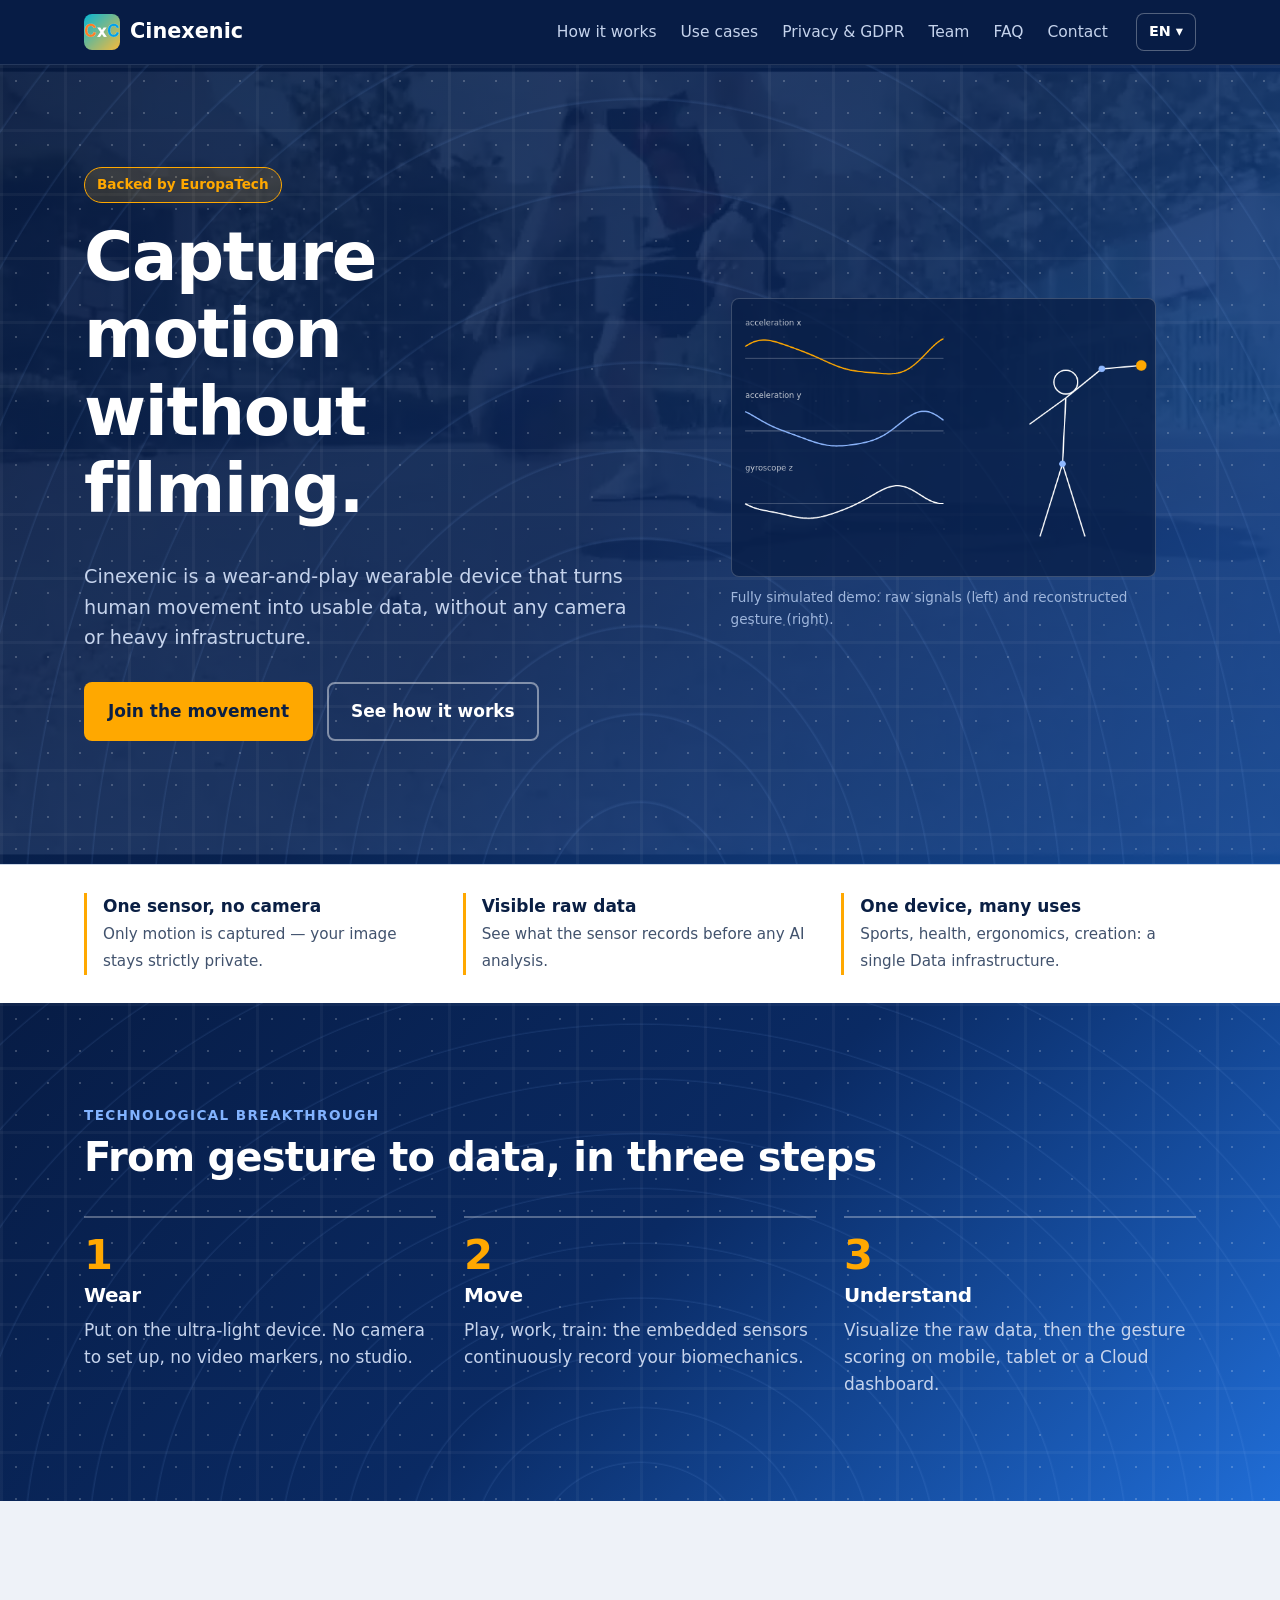
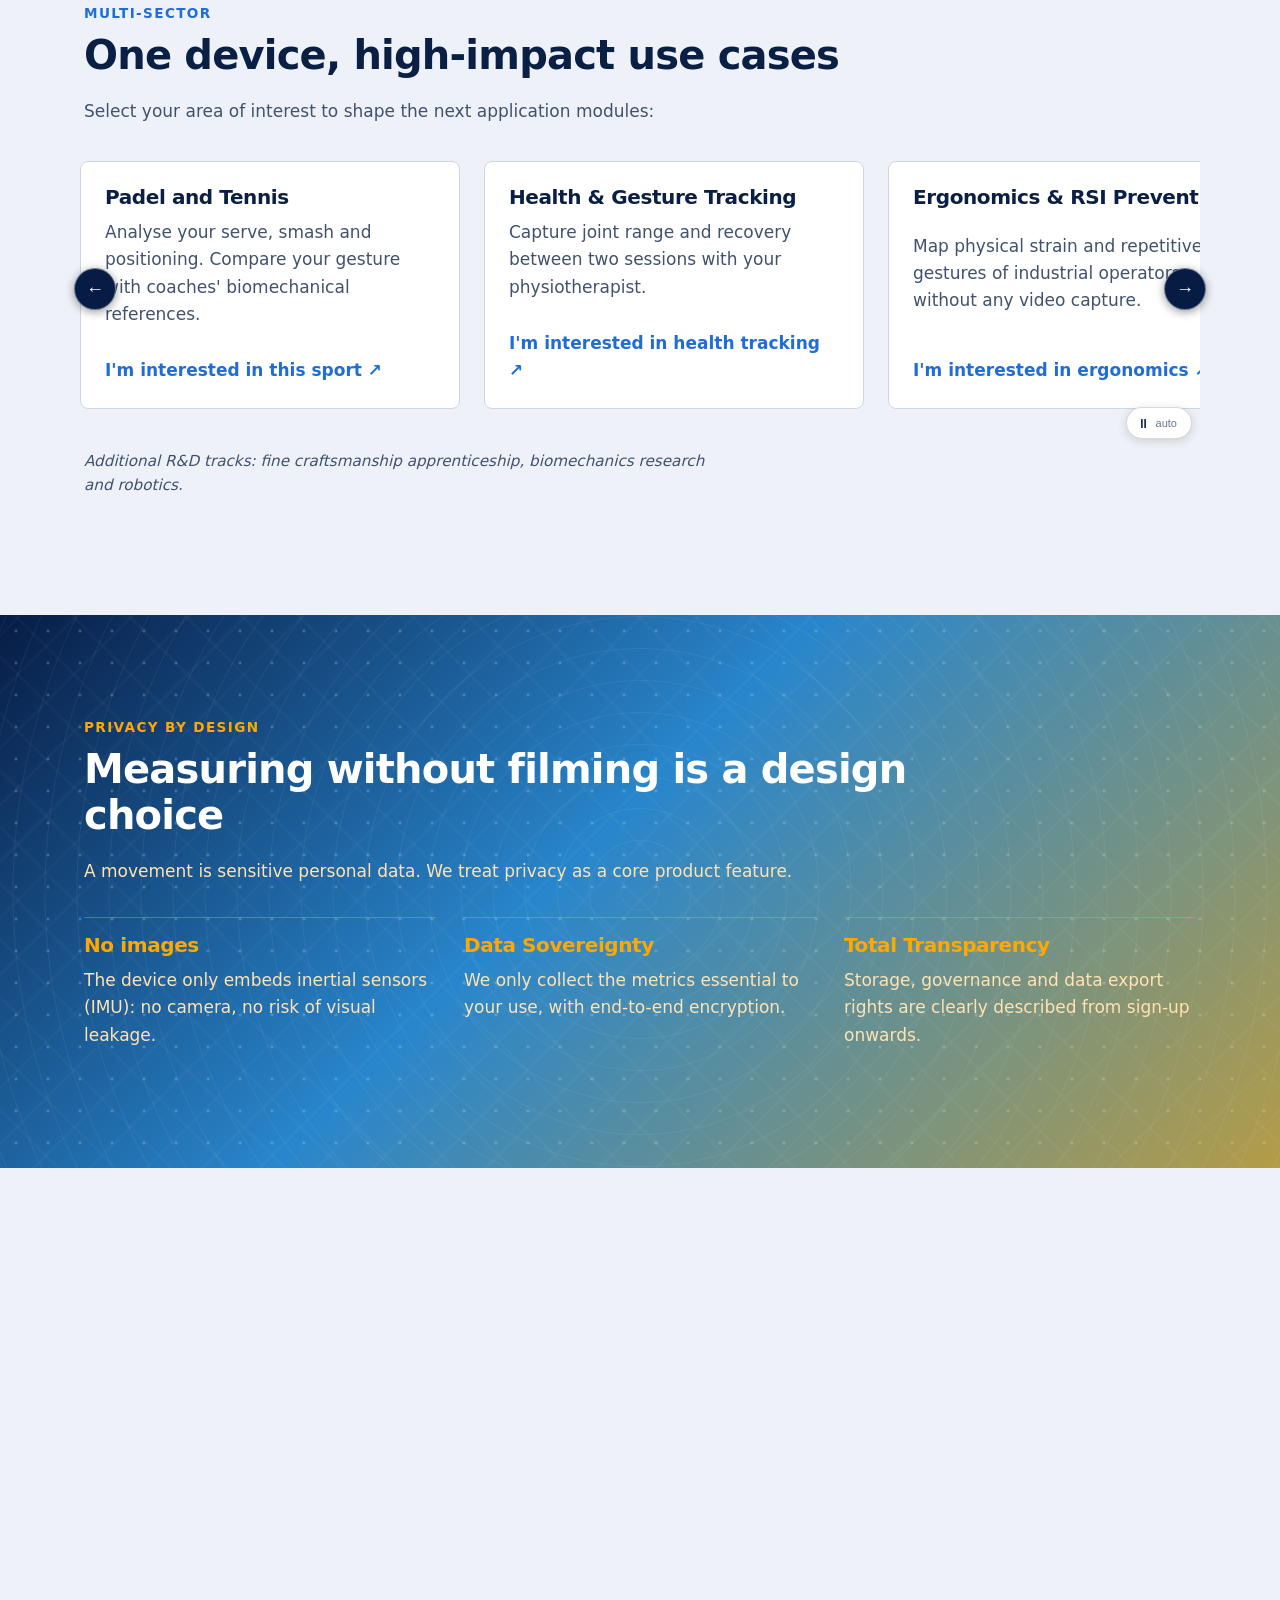
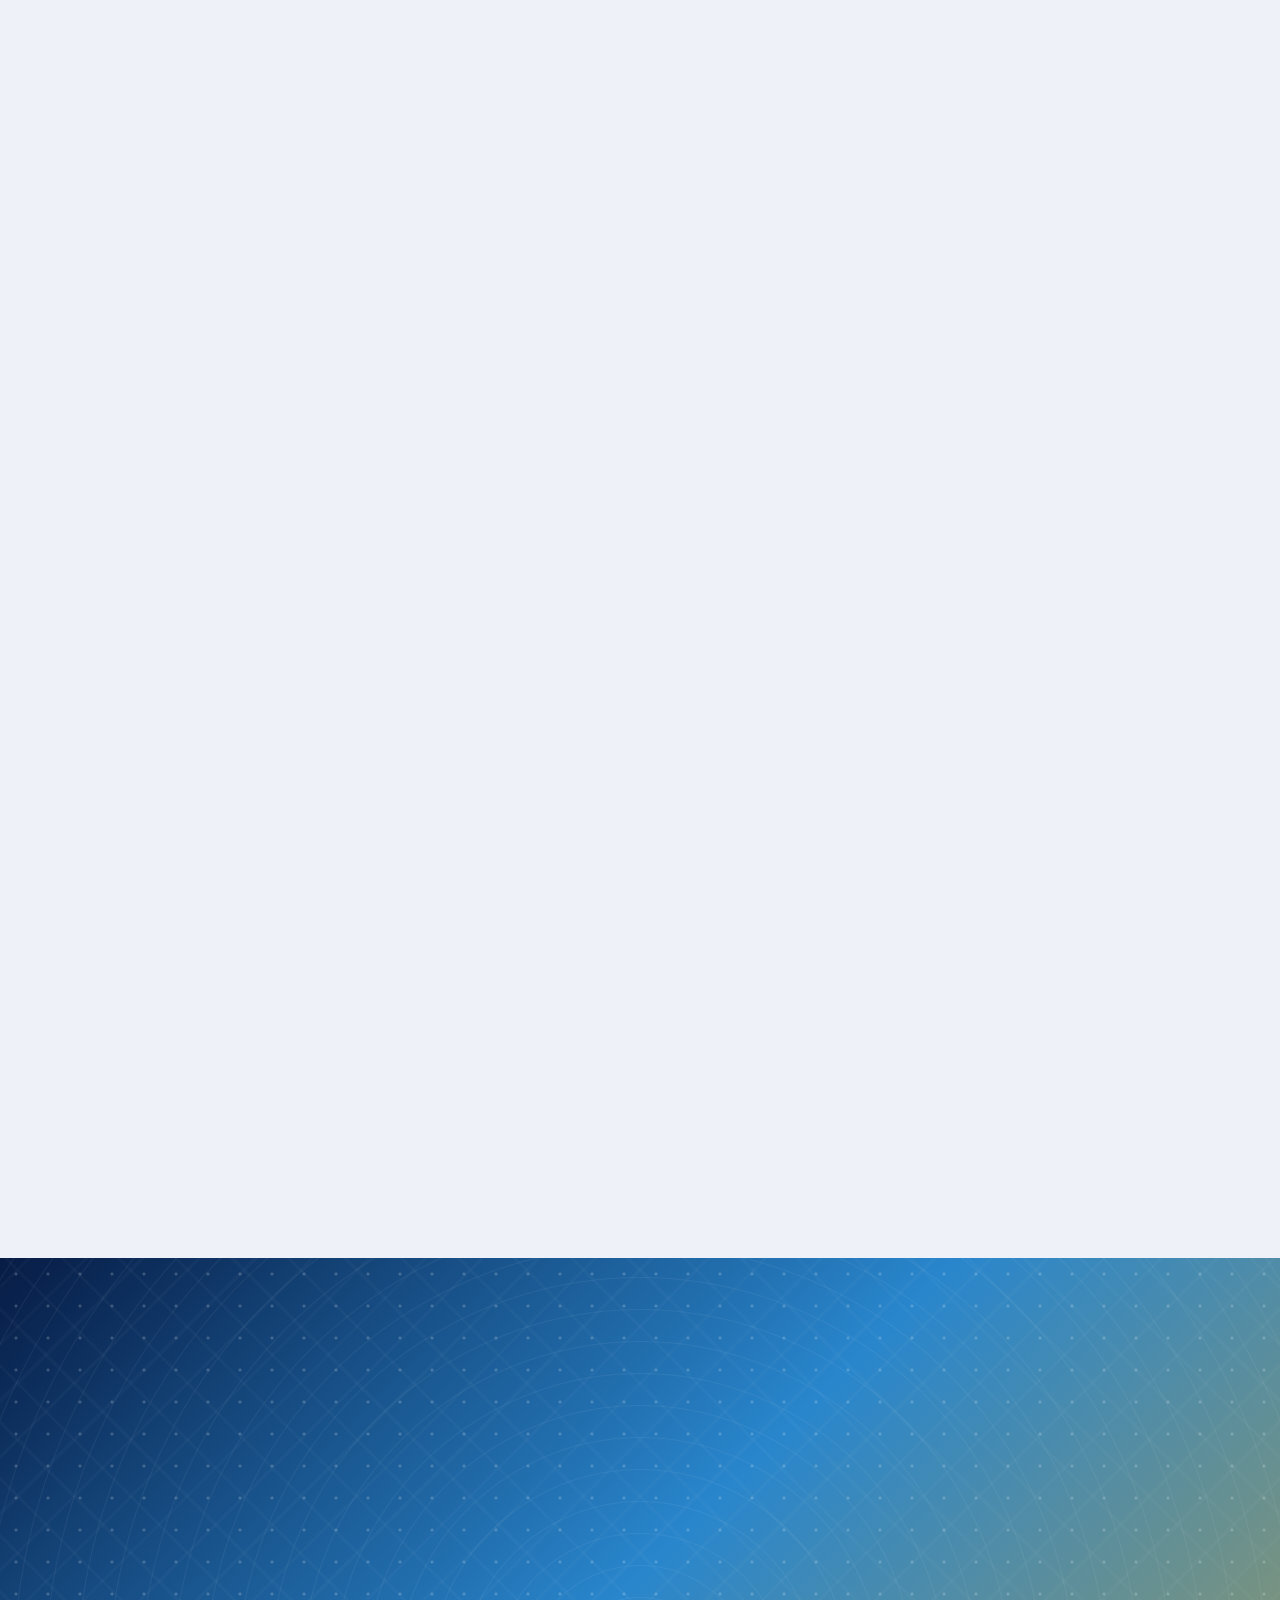
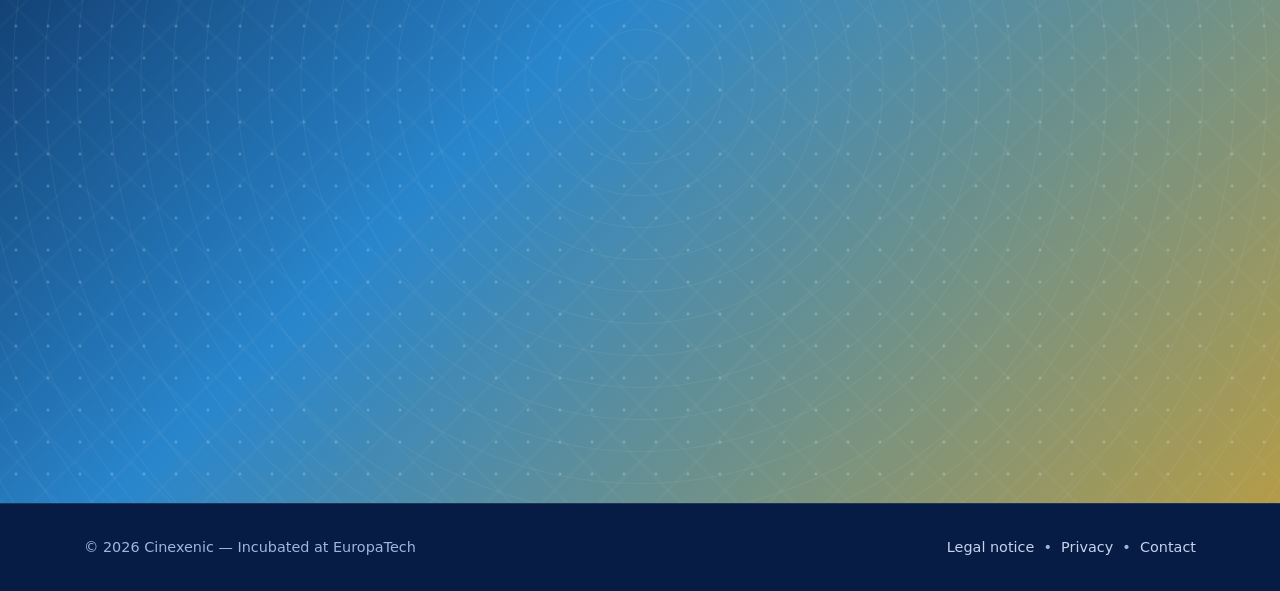
<file: en/index0.html>
<!doctype html>
<html lang="en" dir="ltr">
<head>
<meta charset="utf-8">
<meta name="viewport" content="width=device-width, initial-scale=1">
<title>Cinexenic: Capturing motion without a camera | Wearable body sensor</title>
<meta name="description" content="Cinexenic is a wear-and-play wearable device that turns human movement into usable data, without any camera. Join the movement.">
<meta name="robots" content="index,follow,max-image-preview:large,max-snippet:-1">
<meta name="theme-color" content="#071C45">
<meta name="author" content="Cinexenic">
<!-- LOCAL MODE (file:// or http://localhost) — the domain is not acquired yet.
     The tags below (canonical, hreflang) require absolute URLs: they are
     disabled here and will be re-enabled as-is in production, with the
     real domain as the origin.
<link rel="canonical" href="https://www.cinexenic.example/en/">
<link rel="alternate" hreflang="fr" href="https://www.cinexenic.example/">
<link rel="alternate" hreflang="en" href="https://www.cinexenic.example/en/">
<link rel="alternate" hreflang="de" href="https://www.cinexenic.example/de/">
<link rel="alternate" hreflang="x-default" href="https://www.cinexenic.example/">
-->

<!-- Favicons (assets point to the site root) -->
<link rel="icon" type="image/svg+xml" href="../favicon.svg">
<link rel="icon" type="image/png" sizes="32x32" href="../favicon.png">
<link rel="apple-touch-icon" href="../apple-touch-icon.png">

<!-- Open Graph
     og:url and og:image: relative URLs in local mode,
     to switch back to absolute in production. -->
<meta property="og:type" content="website">
<meta property="og:locale" content="en_GB">
<meta property="og:locale:alternate" content="fr_FR">
<meta property="og:locale:alternate" content="de_DE">
<meta property="og:site_name" content="Cinexenic">
<meta property="og:title" content="Cinexenic: measuring motion without a camera">
<meta property="og:description" content="A wearable device that turns human movement into usable data, without any video infrastructure.">
<meta property="og:url" content="../">
<meta property="og:image" content="../og-cover.jpg">
<meta property="og:image:width" content="1200">
<meta property="og:image:height" content="630">
<meta property="og:image:alt" content="Cinexenic: camera-free body motion sensor">
<meta name="twitter:card" content="summary_large_image">
<meta name="twitter:title" content="Cinexenic: measuring motion without a camera">
<meta name="twitter:description" content="A wearable device that turns human movement into usable data, without any video infrastructure.">
<meta name="twitter:image" content="../og-cover.jpg">

<!-- Security (X-Content-Type-Options: to be configured server-side as an HTTP header) -->
<meta name="referrer" content="strict-origin-when-cross-origin">
<meta http-equiv="Content-Security-Policy" content="default-src 'self'; script-src 'self'; style-src 'self'; img-src 'self' data:; media-src 'self'; font-src 'self'; connect-src 'self'; base-uri 'self'; form-action 'self' https://formspree.io; object-src 'none'">

<!-- Shared stylesheet (assets live at the site root) -->
<link rel="stylesheet" href="../assets/theme.css">

<!-- Structured data: Schema.org
     ⚠️ LOCAL MODE: JSON-LD is disabled (@id values require stable absolute
     URLs). Re-enable as-is in production, with the real domain.
<script type="application/ld+json">
{
  "@context": "https://schema.org",
  "@graph": [
    {
      "@type": "Organization",
      "@id": "https://www.cinexenic.example/#organization",
      "name": "Cinexenic",
      "url": "https://www.cinexenic.example/",
      "logo": "https://www.cinexenic.example/favicon.png",
      "email": "contact@cinexenic.example",
      "description": "Cinexenic designs a wearable device that turns human movement into usable data, without any camera or heavy infrastructure.",
      "knowsAbout": [
        "Motion capture",
        "IMU inertial sensors",
        "Biomechanics",
        "Motion data",
        "Embedded AI",
        "Data protection"
      ]
    },
    {
      "@type": "WebSite",
      "@id": "https://www.cinexenic.example/#website",
      "url": "https://www.cinexenic.example/",
      "name": "Cinexenic",
      "inLanguage": ["fr-FR", "en", "de-DE"],
      "publisher": { "@id": "https://www.cinexenic.example/#organization" }
    },
    {
      "@type": "WebPage",
      "@id": "https://www.cinexenic.example/en/#webpage",
      "url": "https://www.cinexenic.example/en/",
      "name": "Cinexenic: measuring motion without a camera | Wearable body sensor",
      "inLanguage": "en",
      "dateModified": "2026-10-18",
      "isPartOf": { "@id": "https://www.cinexenic.example/#website" },
      "about": { "@id": "https://www.cinexenic.example/#product" }
    },
    {
      "@type": "Product",
      "@id": "https://www.cinexenic.example/#product",
      "name": "Cinexenic device",
      "description": "A wear-and-play wearable device that captures human movement without any camera or heavy infrastructure.",
      "brand": { "@id": "https://www.cinexenic.example/#organization" }
    },
    {
      "@type": "FAQPage",
      "@id": "https://www.cinexenic.example/en/#faq",
      "inLanguage": "en",
      "mainEntity": [
        {
          "@type": "Question",
          "name": "What is Cinexenic?",
          "acceptedAnswer": {
            "@type": "Answer",
            "text": "Cinexenic is a wearable device that turns human movement into usable data, without any camera or heavy infrastructure."
          }
        },
        {
          "@type": "Question",
          "name": "Do I need a camera or an equipped room?",
          "acceptedAnswer": {
            "@type": "Answer",
            "text": "No. The device is worn on the body and captures movement directly."
          }
        },
        {
          "@type": "Question",
          "name": "What is it used for?",
          "acceptedAnswer": {
            "@type": "Answer",
            "text": "The first target uses are sports, gesture tracking, RSI prevention and digital creation."
          }
        },
        {
          "@type": "Question",
          "name": "When can I buy it?",
          "acceptedAnswer": {
            "@type": "Answer",
            "text": "Pre-orders will open soon. Join the waiting list."
          }
        },
        {
          "@type": "Question",
          "name": "Is my motion data protected?",
          "acceptedAnswer": {
            "@type": "Answer",
            "text": "The device captures no images. Strict GDPR compliance."
          }
        }
      ]
    }
  ]
}
</script>
-->
</head>
<body>
<a class="skip" href="#main">Skip to content</a>
<header class="site-header">
  <div class="wrap nav">
    <a class="brand" href="./index.html" aria-label="Cinexenic, Home">
      <img src="../logo-72.png" alt="" class="brand-icon" width="36" height="36">
      Cinexenic
    </a>
    <nav class="nav-links" id="navLinks" aria-label="Main navigation">
      <a href="#fonctionnement">How it works</a>
      <a href="#usages">Use cases</a>
      <a href="#confiance">Privacy &amp; GDPR</a>
      <a href="#equipe">Team</a>
      <a href="#faq">FAQ</a>
      <a href="#liste-attente">Contact</a>
    </nav>
<!--     <a class="btn btn-gold nav-cta" href="#liste-attente">Contact</a> -->

    <!-- Language switch as a dropdown menu, zero JS:
         each language hard-links to its dedicated index.html file
         (../index.html FR, en/index.html EN, ../de/index.html DE). -->
    <details class="lang-switch">
      <summary aria-label="Language: English">EN ▾</summary>
      <ul class="lang-menu">
        <li><a href="../index.html" hreflang="fr" lang="fr">Français</a></li>
        <li><a href="index.html" hreflang="en" lang="en" aria-current="true">English</a></li>
        <li><a href="../de/index.html" hreflang="de" lang="de">Deutsch</a></li>
      </ul>
    </details>
    <button class="menu" type="button" id="menuBtn" aria-label="Open menu" aria-expanded="false" aria-controls="navLinks">Menu</button>
  </div>
</header>
<main id="main" tabindex="-1">
  <section class="hero section-blue-gradient section-video-bg">
    <video muted loop playsinline preload="none" poster="../hero-poster.webp" class="bg-video" aria-hidden="true" tabindex="-1" disablepictureinpicture>
      <source src="../hero-bg.mp4" type="video/mp4">
    </video>
    <div class="video-overlay" aria-hidden="true"></div>
    <div class="video-grid-overlay" aria-hidden="true"></div>

    <div class="wrap hero-grid hero-content">
      <div>
        <span class="badge">Backed by EuropaTech</span>
        <h1>Capture motion without filming.</h1>
        <p class="lead">Cinexenic is a wear-and-play wearable device that turns human movement into usable data, without any camera or heavy infrastructure.</p>
        <div class="actions">
          <a class="btn btn-gold" href="#liste-attente">Join the movement</a>
          <a class="btn btn-line" href="#fonctionnement">See how it works</a>
        </div>
      </div>
      <figure class="demo">
        <canvas id="demo" width="640" height="420" role="img" aria-label="Animated demo of IMU signals and reconstructed gesture" data-labels="acceleration x|acceleration y|gyroscope z"></canvas>
        <figcaption>Fully simulated demo: raw signals (left) and reconstructed gesture (right).</figcaption>
      </figure>
    </div>
  </section>

  <section class="facts section-light" aria-label="Device principles">
    <div class="wrap">
      <ul>
        <li><strong>One sensor, no camera</strong><span>Only motion is captured — your image stays strictly private.</span></li>
        <li><strong>Visible raw data</strong><span>See what the sensor records before any AI analysis.</span></li>
        <li><strong>One device, many uses</strong><span>Sports, health, ergonomics, creation: a single Data infrastructure.</span></li>
      </ul>
    </div>
  </section>

  <section id="fonctionnement" class="section-blue-gradient">
    <div class="wrap">
      <div class="kicker">Technological Breakthrough</div>
      <h2>From gesture to data, in three steps</h2>
      <ol class="steps">
        <li><h3>Wear</h3><p>Put on the ultra-light device. No camera to set up, no video markers, no studio.</p></li>
        <li><h3>Move</h3><p>Play, work, train: the embedded sensors continuously record your biomechanics.</p></li>
        <li><h3>Understand</h3><p>Visualize the raw data, then the gesture scoring on mobile, tablet or a Cloud dashboard.</p></li>
      </ol>
    </div>
  </section>

  <section id="usages" class="section-light">
    <div class="wrap">
      <div class="kicker">Multi-Sector</div>
      <h2>One device, high-impact use cases</h2>
      <p>Select your area of interest to shape the next application modules:</p>

      <!-- Accessible carousel with autoscroll: the 4 use cases remain
           100 % in the HTML (crawlable by Google and AI bots).
           Automatic scrolling of 1 s per card, controlled by the
           play/pause button; pauses on hover, focus and
           prefers-reduced-motion. Styles: theme.css; logic: assets/home.js. -->
      <div class="carousel" role="group" aria-roledescription="carousel" aria-label="Cinexenic device use cases">
        <div class="usage-grid carousel-track" tabindex="0" id="usagesTrack"
             aria-label="Use case cards — scroll horizontally">
          <div class="usage">
            <h3>Padel and Tennis</h3>
            <p>Analyse your serve, smash and positioning. Compare your gesture with coaches' biomechanical references.</p>
            <a href="#liste-attente" data-usage="sport-raquette">I'm interested in this sport ↗</a>
          </div>
          <div class="usage">
            <h3>Health &amp; Gesture Tracking</h3>
            <p>Capture joint range and recovery between two sessions with your physiotherapist.</p>
            <a href="#liste-attente" data-usage="suivi-geste">I'm interested in health tracking ↗</a>
          </div>
          <div class="usage">
            <h3>Ergonomics &amp; RSI Prevention</h3>
            <p>Map physical strain and repetitive gestures of industrial operators without any video capture.</p>
            <a href="#liste-attente" data-usage="ergonomie-tms">I'm interested in ergonomics ↗</a>
          </div>
          <div class="usage">
            <h3>Creation, Games &amp; 3D Avatars</h3>
            <p>Control a digital avatar, play with your body, stream without cameras or light beacons.</p>
            <a href="#liste-attente" data-usage="creation-vr">I'm interested in creation ↗</a>
          </div>
        </div>
        <button class="carousel-btn prev" type="button"
                aria-label="Previous use case" aria-controls="usagesTrack">←</button>
        <button class="carousel-btn next" type="button"
                aria-label="Next use case" aria-controls="usagesTrack">→</button>
        <button class="carousel-toggle" id="carouselToggle" type="button"
                aria-label="Stop automatic scrolling of the use cases"
                aria-pressed="true" aria-controls="usagesTrack">
          <span class="toggle-icon-pause" aria-hidden="true">⏸</span><span class="toggle-icon-play" aria-hidden="true">▶</span>
        </button>
      </div>

      <p class="explore-note">Additional R&amp;D tracks: fine craftsmanship apprenticeship, biomechanics research and robotics.</p>
    </div>
  </section>

  <section id="confiance" class="section-orange-gradient">
    <div class="wrap">
      <div class="kicker">Privacy by Design</div>
      <h2>Measuring without filming is a design choice</h2>
      <p>A movement is sensitive personal data. We treat privacy as a core product feature.</p>
      <div class="principles">
        <div>
          <h3>No images</h3>
          <p>The device only embeds inertial sensors (IMU): no camera, no risk of visual leakage.</p>
        </div>
        <div>
          <h3>Data Sovereignty</h3>
          <p>We only collect the metrics essential to your use, with end-to-end encryption.</p>
        </div>
        <div>
          <h3>Total Transparency</h3>
          <p>Storage, governance and data export rights are clearly described from sign-up onwards.</p>
        </div>
      </div>
    </div>
  </section>

  <section id="equipe" class="section-light">
    <div class="wrap">
      <div class="kicker">The Faces of the Project</div>
      <h2>A team driven by engineering and biomechanics</h2>
      <p>Cinexenic was born from the union of embedded electronics, signal processing science and the European innovation ecosystem.</p>
      <div class="team-grid">
        <div class="team-card">
          <div class="team-avatar" aria-hidden="true">👨‍💻</div>
          <h3>Founder &amp; CTO</h3>
          <span class="team-role">Electronics, Automation &amp; Data Engineer</span>
          <p>Passionate about modelling human movement and designer of the hardware architecture.</p>
        </div>
        <div class="team-card">
          <div class="team-avatar" aria-hidden="true">🚀</div>
          <h3>EuropaTech</h3>
          <span class="team-role">Incubation &amp; Industrialisation Support</span>
          <p>Leading European startup hub based in Berlin, supporting Cinexenic.</p>
        </div>
        <div class="team-card">
          <div class="team-avatar" aria-hidden="true">🔬</div>
          <h3>Scientific &amp; Data Committee</h3>
          <span class="team-role">Biomechanics &amp; AI Algorithms</span>
          <p>Expert advisors in sports science and signal processing.</p>
        </div>
      </div>
    </div>
  </section>

  <section id="faq" class="faq section-light">
    <div class="wrap">
      <div class="kicker">Faq</div>
      <h2>Frequently asked questions</h2>
      <details open>
        <summary>What is Cinexenic?</summary>
        <p>Cinexenic is a wearable device that turns human movement into usable data, without any camera or heavy infrastructure.</p>
      </details>
      <details>
        <summary>Do I need a camera or an equipped room?</summary>
        <p>No. The device is worn on the body and captures movement directly.</p>
      </details>
      <details>
        <summary>What is it used for?</summary>
        <p>The first target uses are sports, gesture tracking, RSI prevention and digital creation.</p>
      </details>
      <details>
        <summary>When can I buy it?</summary>
        <p>Pre-orders will open soon. Join the waiting list.</p>
      </details>
      <details>
        <summary>Is my motion data protected?</summary>
        <p>The device captures no images. Strict GDPR compliance.</p>
      </details>
    </div>
  </section>

  <section id="liste-attente" class="signup section-orange-gradient">
    <div class="wrap signup-grid">
      <div>
        <h2>Join the movement</h2>
        <p>Be notified when pre-orders open and help shape the first application modules.</p>
      </div>
      <form action="https://formspree.io/f/VOTRE_ID" method="post">
        <label><span>Email address</span>
          <input type="email" name="email" required maxlength="254" autocomplete="email" placeholder="your.email@domain.com">
        </label>
        <label><span>Use case you are interested in</span>
          <select name="usage" id="usage">
            <option value="sport-raquette">Padel or Tennis</option>
            <option value="suivi-geste">Health &amp; Gesture tracking</option>
            <option value="ergonomie-tms">Ergonomics &amp; RSI prevention</option>
            <option value="creation-vr">Creation, Games &amp; VR</option>
            <option value="autre">Other custom use case</option>
          </select>
        </label>
        <div class="hp" aria-hidden="true">
          <label>Do not fill in<input type="text" name="website" tabindex="-1" autocomplete="off"></label>
        </div>
        <label class="check">
          <input type="checkbox" name="consent" required>
          <span>I agree to be contacted about Cinexenic.</span>
        </label>
        <button class="btn btn-gold" type="submit">Join now</button>
      </form>
    </div>
  </section>

</main>
<footer>
  <div class="wrap foot">
    <span>© 2026 Cinexenic — Incubated at EuropaTech</span>
    <span>
      <a href="legal-notice.html">Legal notice</a> &nbsp;•&nbsp;
      <a href="privacy-policy.html">Privacy</a> &nbsp;•&nbsp;
      <a href="mailto:contact@cinexenic.example">Contact</a>
    </span>
  </div>
</footer>
<button id="scrollToTopBtn" type="button" aria-label="Back to top of the page" title="Back to top of the page">
  <svg width="20" height="20" viewBox="0 0 24 24" fill="none" stroke="currentColor" stroke-width="2.5" stroke-linecap="round" stroke-linejoin="round" aria-hidden="true"><path d="M18 15l-6-6-6 6"/></svg>
</button>
<script src="../assets/common.js" defer></script>
<script src="../assets/home.js" defer></script>
</body>
</html>
</file>
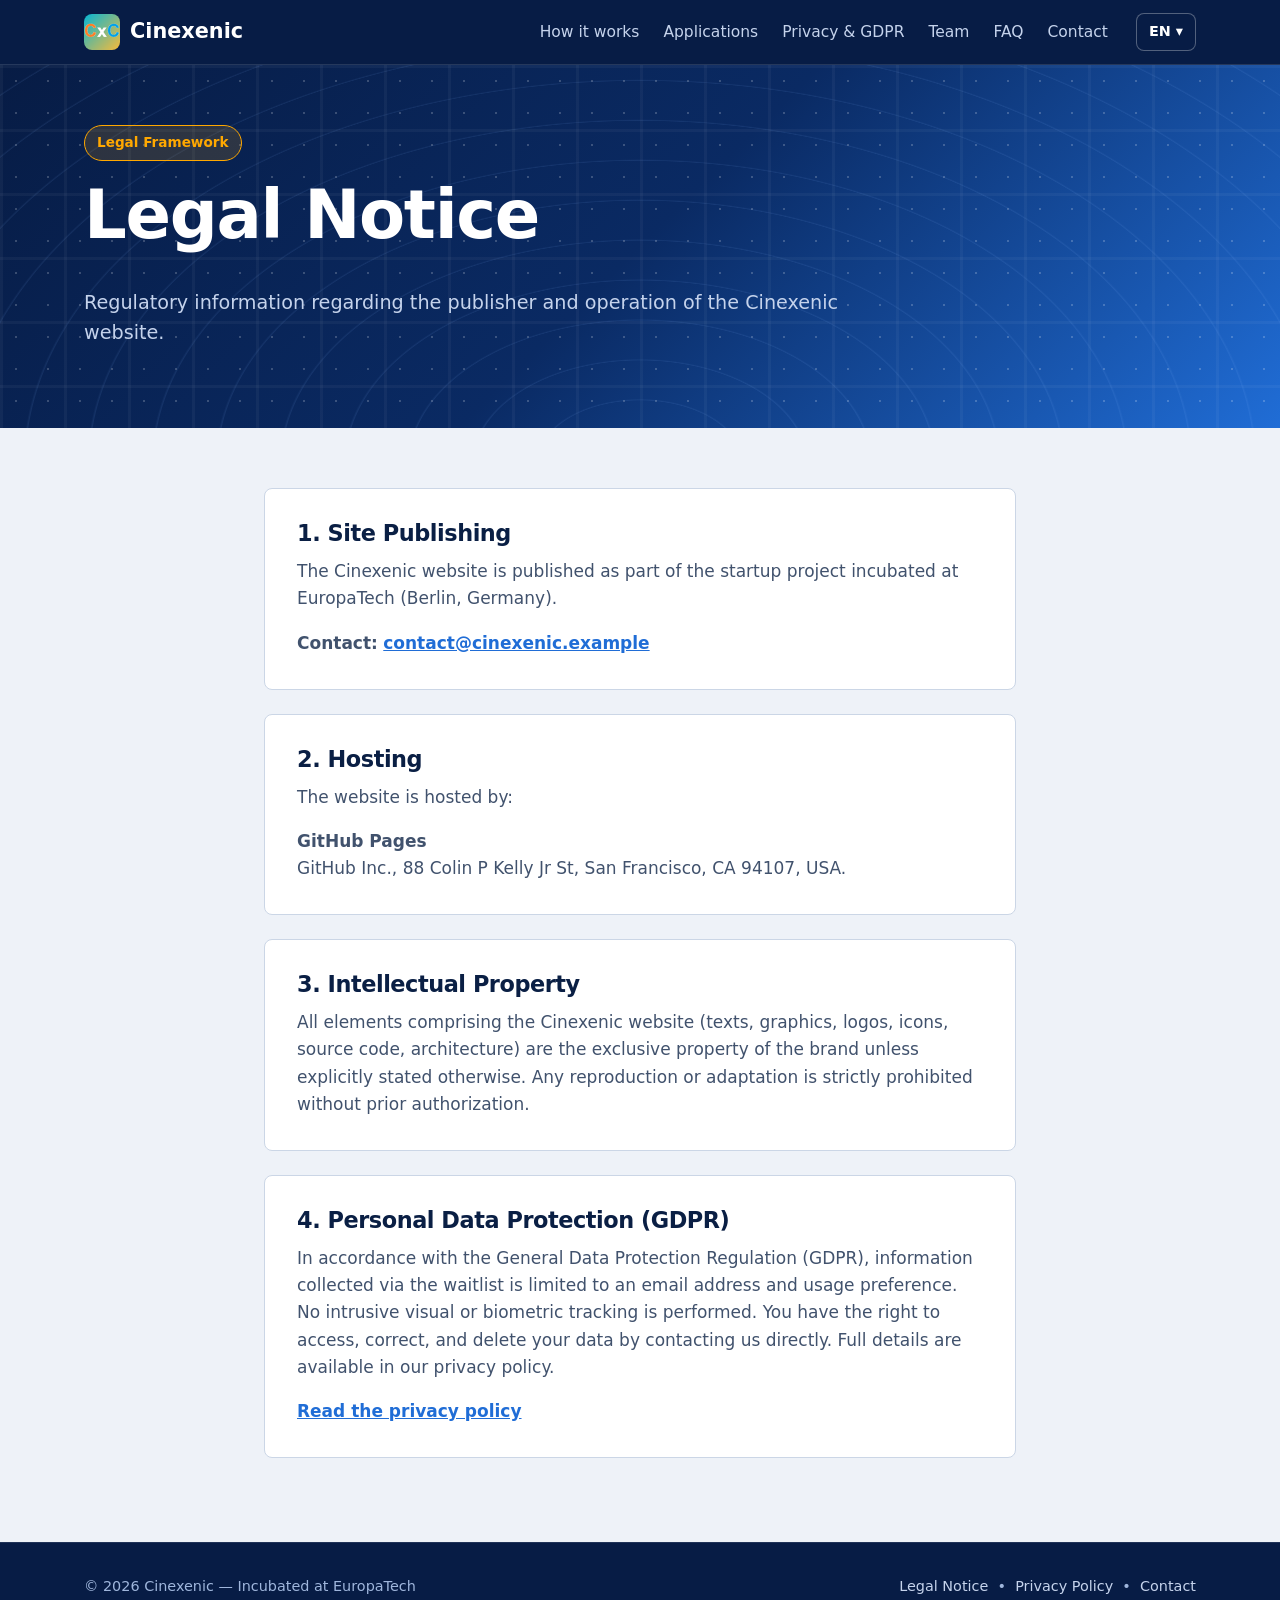
<file: en/legal-notice.html>
<!doctype html>
<html lang="en" dir="ltr">
<head>
<meta charset="utf-8">
<meta name="viewport" content="width=device-width, initial-scale=1">
<title>Cinexenic: Legal Notice</title>
<meta name="description" content="Legal information, publisher, host and intellectual property of the Cinexenic website.">
<meta name="robots" content="index,follow">
<meta name="theme-color" content="#071C45">
<!-- LOCAL MODE (file:// or http://localhost) — the domain is not acquired yet.
     The tags below (canonical, hreflang) require absolute URLs: they are
     disabled here and will be re-enabled as-is in production, with the
     real domain as the origin.
<link rel="canonical" href="https://www.cinexenic.example/en/legal-notice.html">
<link rel="alternate" hreflang="fr" href="https://www.cinexenic.example/mentions-legales.html">
<link rel="alternate" hreflang="en" href="https://www.cinexenic.example/en/legal-notice.html">
<link rel="alternate" hreflang="de" href="https://www.cinexenic.example/de/impressum.html">
<link rel="alternate" hreflang="x-default" href="https://www.cinexenic.example/mentions-legales.html">
-->

<!-- Favicons (assets point to the site root) -->
<link rel="icon" type="image/svg+xml" href="../favicon.svg">
<link rel="icon" type="image/png" sizes="32x32" href="../favicon.png">
<link rel="apple-touch-icon" href="../apple-touch-icon.png">

<!-- Open Graph
     og:url and og:image: relative URLs in local mode,
     to switch back to absolute in production. -->
<meta property="og:type" content="article">
<meta property="og:locale" content="en_GB">
<meta property="og:locale:alternate" content="fr_FR">
<meta property="og:locale:alternate" content="de_DE">
<meta property="og:site_name" content="Cinexenic">
<meta property="og:title" content="Cinexenic: Legal Notice">
<meta property="og:description" content="Legal information about the Cinexenic website.">
<meta property="og:url" content="./legal-notice.html">
<meta property="og:image" content="../og-cover.jpg">
<meta property="og:image:width" content="1200">
<meta property="og:image:height" content="630">
<meta property="og:image:alt" content="Cinexenic: camera-free body motion sensor">
<meta name="twitter:card" content="summary">
<meta name="twitter:image" content="../og-cover.jpg">

<!-- Security (X-Content-Type-Options: to be configured server-side as an HTTP header) -->
<meta name="referrer" content="strict-origin-when-cross-origin">
<meta http-equiv="Content-Security-Policy" content="default-src 'self'; script-src 'self'; style-src 'self'; img-src 'self' data:; media-src 'self'; font-src 'self'; connect-src 'self'; base-uri 'self'; form-action 'self'; object-src 'none'">

<!-- Shared stylesheet (assets live at the site root) -->
<link rel="stylesheet" href="../assets/theme.css">

<!-- Structured data: Schema.org
     ⚠️ LOCAL MODE: JSON-LD is disabled (@id values require stable absolute
     URLs). Re-enable as-is in production, with the real domain.
<script type="application/ld+json">
{
  "@context": "https://schema.org",
  "@graph": [
    {
      "@type": "Organization",
      "@id": "https://www.cinexenic.example/#organization",
      "name": "Cinexenic",
      "url": "https://www.cinexenic.example/",
      "logo": "https://www.cinexenic.example/favicon.png",
      "email": "contact@cinexenic.example",
      "description": "Cinexenic designs a wearable body device that turns human movement into usable data, without a camera or heavy infrastructure.",
      "knowsAbout": [
        "Motion capture",
        "IMU inertial sensors",
        "Biomechanics",
        "Motion data",
        "Embedded AI",
        "Data protection"
      ]
    },
    {
      "@type": "WebSite",
      "@id": "https://www.cinexenic.example/#website",
      "url": "https://www.cinexenic.example/",
      "name": "Cinexenic",
      "inLanguage": ["fr-FR", "en", "de-DE"],
      "publisher": { "@id": "https://www.cinexenic.example/#organization" }
    },
    {
      "@type": "WebPage",
      "@id": "https://www.cinexenic.example/en/legal-notice.html#webpage",
      "url": "https://www.cinexenic.example/en/legal-notice.html",
      "name": "Cinexenic: Legal Notice",
      "inLanguage": "en",
      "dateModified": "2026-10-18",
      "isPartOf": { "@id": "https://www.cinexenic.example/#website" },
      "publisher": { "@id": "https://www.cinexenic.example/#organization" }
    },
    {
      "@type": "BreadcrumbList",
      "@id": "https://www.cinexenic.example/en/legal-notice.html#breadcrumb",
      "itemListElement": [
        {
          "@type": "ListItem",
          "position": 1,
          "name": "Home",
          "item": "https://www.cinexenic.example/en/"
        },
        {
          "@type": "ListItem",
          "position": 2,
          "name": "Legal Notice",
          "item": "https://www.cinexenic.example/en/legal-notice.html"
        }
      ]
    }
  ]
}
</script>
-->
</head>
<body>
<a class="skip" href="#main">Skip to content</a>
<header class="site-header">
  <div class="wrap nav">
    <a class="brand" href="index.html" aria-label="Cinexenic, Home">
      <img src="../logo-72.png" alt="" class="brand-icon" width="36" height="36">
      Cinexenic
    </a>
    <nav class="nav-links" id="navLinks" aria-label="Main navigation">
      <a href="index.html#fonctionnement">How it works</a>
      <a href="index.html#usages">Applications</a>
      <a href="index.html#confiance">Privacy &amp; GDPR</a>
      <a href="index.html#equipe">Team</a>
      <a href="index.html#faq">FAQ</a>
      <a href="index.html#liste-attente">Contact</a>
    </nav>
    <!--    <a class="btn btn-gold nav-cta" href="index.html#liste-attente">Contact</a>     -->
    <!-- Language switch as a dropdown menu, zero JS:
         each language hard-links to its dedicated page
         (../mentions-legales.html FR, legal-notice.html EN, ../de/impressum.html DE). -->
    <details class="lang-switch">
      <summary aria-label="Language: English">EN ▾</summary>
      <ul class="lang-menu">
        <li><a href="../mentions-legales.html" hreflang="fr" lang="fr">Français</a></li>
        <li><a href="legal-notice.html" hreflang="en" lang="en" aria-current="true">English</a></li>
        <li><a href="../de/impressum.html" hreflang="de" lang="de">Deutsch</a></li>
      </ul>
    </details>
    <button class="menu" type="button" id="menuBtn" aria-label="Open menu" aria-expanded="false" aria-controls="navLinks">Menu</button>
  </div>
</header>
<main id="main" tabindex="-1">
  <section class="section-blue-gradient legal-hero">
    <div class="wrap">
      <span class="badge">Legal Framework</span>
      <h1>Legal Notice</h1>
      <p class="lead">Regulatory information regarding the publisher and operation of the Cinexenic website.</p>
    </div>
  </section>

  <section class="section-light legal-section">
    <div class="wrap legal-container">

      <div class="legal-card">
        <h2>1. Site Publishing</h2>
        <p>The Cinexenic website is published as part of the startup project incubated at EuropaTech (Berlin, Germany).</p>
        <p><strong>Contact:</strong> <a href="mailto:contact@cinexenic.example">contact@cinexenic.example</a></p>
      </div>

      <div class="legal-card">
        <h2>2. Hosting</h2>
        <p>The website is hosted by:</p>
        <p><strong>GitHub Pages</strong><br>GitHub Inc., 88 Colin P Kelly Jr St, San Francisco, CA 94107, USA.</p>
      </div>

      <div class="legal-card">
        <h2>3. Intellectual Property</h2>
        <p>All elements comprising the Cinexenic website (texts, graphics, logos, icons, source code, architecture) are the exclusive property of the brand unless explicitly stated otherwise. Any reproduction or adaptation is strictly prohibited without prior authorization.</p>
      </div>

      <div class="legal-card">
        <h2>4. Personal Data Protection (GDPR)</h2>
        <p>In accordance with the General Data Protection Regulation (GDPR), information collected via the waitlist is limited to an email address and usage preference. No intrusive visual or biometric tracking is performed. You have the right to access, correct, and delete your data by contacting us directly. Full details are available in our privacy policy.</p>
        <p><a href="privacy-policy.html">Read the privacy policy</a></p>
      </div>

    </div>
  </section>

</main>
<footer>
  <div class="wrap foot">
    <span>© 2026 Cinexenic — Incubated at EuropaTech</span>
    <span>
      <a href="legal-notice.html">Legal Notice</a> &nbsp;•&nbsp;
      <a href="privacy-policy.html">Privacy Policy</a> &nbsp;•&nbsp;
      <a href="mailto:contact@cinexenic.example">Contact</a>
    </span>
  </div>
</footer>
<button id="scrollToTopBtn" type="button" aria-label="Back to top" title="Back to top">
  <svg width="20" height="20" viewBox="0 0 24 24" fill="none" stroke="currentColor" stroke-width="2.5" stroke-linecap="round" stroke-linejoin="round" aria-hidden="true"><path d="M18 15l-6-6-6 6"/></svg>
</button>
<script src="../assets/common.js" defer></script>
</body>
</html>
</file>
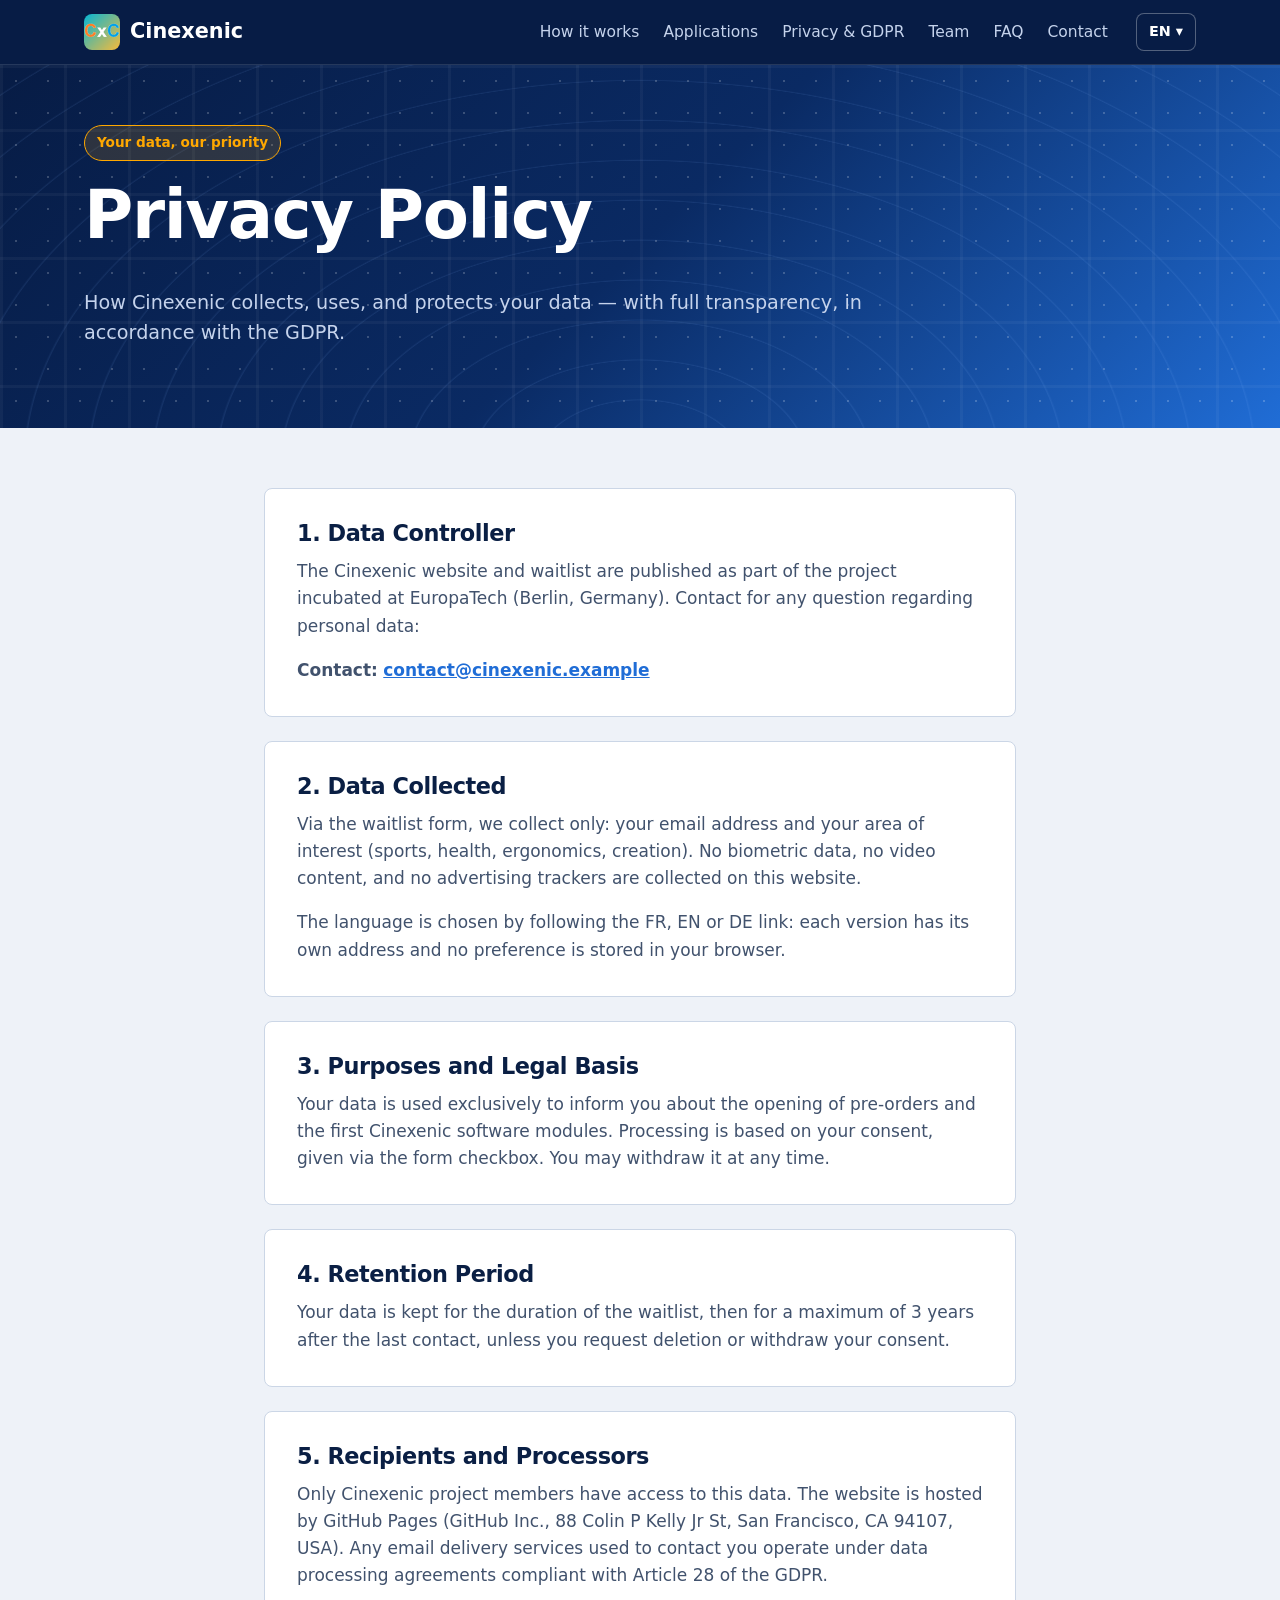
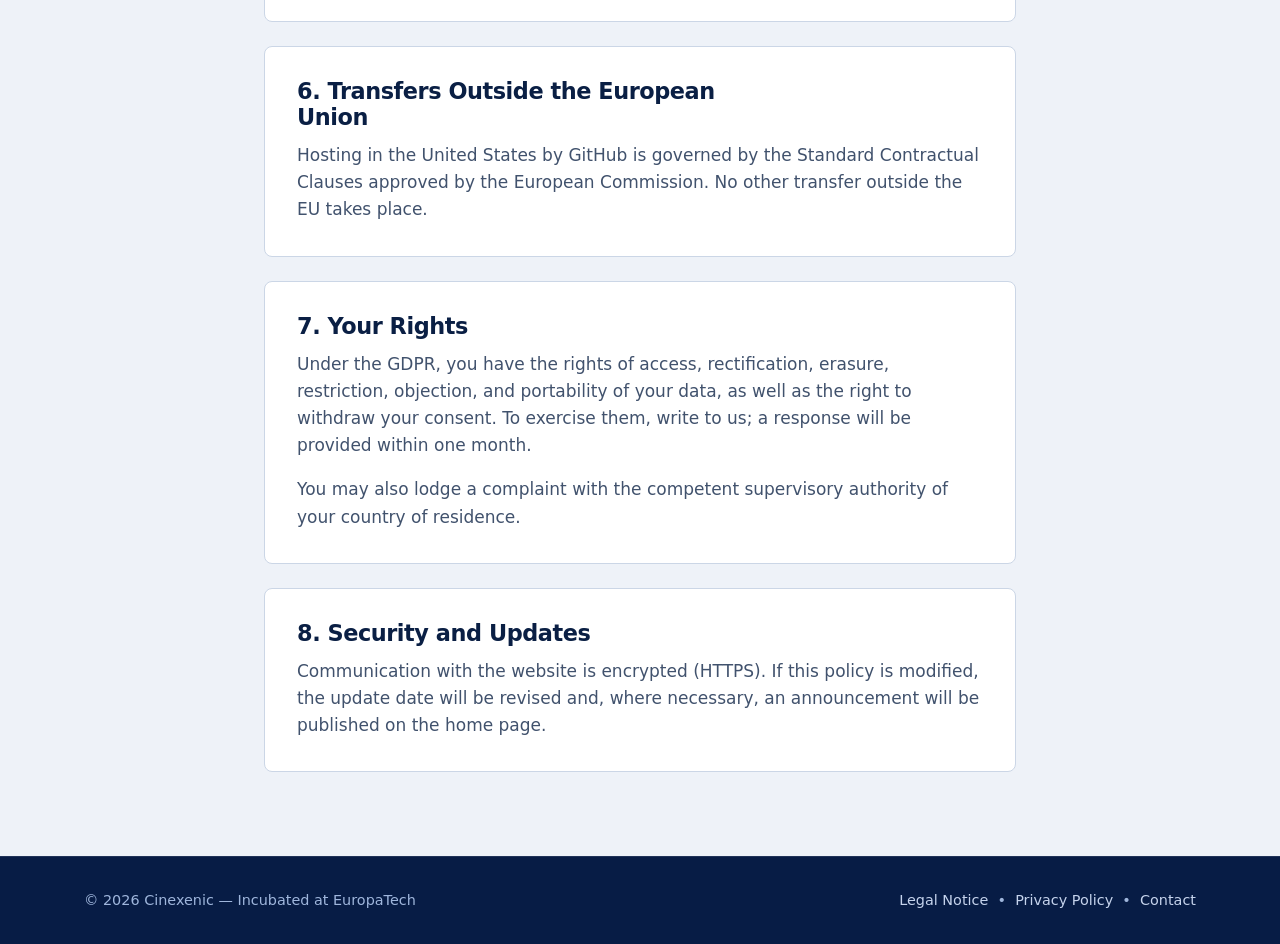
<file: en/privacy-policy.html>
<!doctype html>
<html lang="en" dir="ltr">
<head>
<meta charset="utf-8">
<meta name="viewport" content="width=device-width, initial-scale=1">
<title>Cinexenic: Privacy Policy</title>
<meta name="description" content="Cinexenic privacy policy: data collected, purposes, legal basis, retention, hosting, transfers and your GDPR rights.">
<meta name="robots" content="index,follow">
<meta name="theme-color" content="#071C45">
<!-- LOCAL MODE (file:// or http://localhost) — the domain is not acquired yet.
     The tags below (canonical, hreflang) require absolute URLs: they are
     disabled here and will be re-enabled as-is in production, with the
     real domain as the origin.
<link rel="canonical" href="https://www.cinexenic.example/en/privacy-policy.html">
<link rel="alternate" hreflang="fr" href="https://www.cinexenic.example/confidentialite.html">
<link rel="alternate" hreflang="en" href="https://www.cinexenic.example/en/privacy-policy.html">
<link rel="alternate" hreflang="de" href="https://www.cinexenic.example/de/datenschutz.html">
<link rel="alternate" hreflang="x-default" href="https://www.cinexenic.example/confidentialite.html">
-->

<!-- Favicons (assets point to the site root) -->
<link rel="icon" type="image/svg+xml" href="../favicon.svg">
<link rel="icon" type="image/png" sizes="32x32" href="../favicon.png">
<link rel="apple-touch-icon" href="../apple-touch-icon.png">

<!-- Open Graph
     og:url and og:image: relative URLs in local mode,
     to switch back to absolute in production. -->
<meta property="og:type" content="article">
<meta property="og:locale" content="en_GB">
<meta property="og:locale:alternate" content="fr_FR">
<meta property="og:locale:alternate" content="de_DE">
<meta property="og:site_name" content="Cinexenic">
<meta property="og:title" content="Cinexenic: Privacy Policy">
<meta property="og:description" content="Cinexenic privacy policy: data collected, purposes, retention and your GDPR rights.">
<meta property="og:url" content="./privacy-policy.html">
<meta property="og:image" content="../og-cover.jpg">
<meta property="og:image:width" content="1200">
<meta property="og:image:height" content="630">
<meta property="og:image:alt" content="Cinexenic: camera-free body motion sensor">
<meta name="twitter:card" content="summary">
<meta name="twitter:image" content="../og-cover.jpg">

<!-- Security (X-Content-Type-Options: to be configured server-side as an HTTP header) -->
<meta name="referrer" content="strict-origin-when-cross-origin">
<meta http-equiv="Content-Security-Policy" content="default-src 'self'; script-src 'self'; style-src 'self'; img-src 'self' data:; media-src 'self'; font-src 'self'; connect-src 'self'; base-uri 'self'; form-action 'self'; object-src 'none'">

<!-- Shared stylesheet (assets live at the site root) -->
<link rel="stylesheet" href="../assets/theme.css">

<!-- Structured data: Schema.org
     ⚠️ LOCAL MODE: JSON-LD is disabled (@id values require stable absolute
     URLs). Re-enable as-is in production, with the real domain.
<script type="application/ld+json">
{
  "@context": "https://schema.org",
  "@graph": [
    {
      "@type": "Organization",
      "@id": "https://www.cinexenic.example/#organization",
      "name": "Cinexenic",
      "url": "https://www.cinexenic.example/",
      "logo": "https://www.cinexenic.example/favicon.png",
      "email": "contact@cinexenic.example",
      "description": "Cinexenic designs a wearable body device that turns human movement into usable data, without a camera or heavy infrastructure.",
      "knowsAbout": [
        "Motion capture",
        "IMU inertial sensors",
        "Biomechanics",
        "Motion data",
        "Embedded AI",
        "Data protection"
      ]
    },
    {
      "@type": "WebSite",
      "@id": "https://www.cinexenic.example/#website",
      "url": "https://www.cinexenic.example/",
      "name": "Cinexenic",
      "inLanguage": ["fr-FR", "en", "de-DE"],
      "publisher": { "@id": "https://www.cinexenic.example/#organization" }
    },
    {
      "@type": "WebPage",
      "@id": "https://www.cinexenic.example/en/privacy-policy.html#webpage",
      "url": "https://www.cinexenic.example/en/privacy-policy.html",
      "name": "Cinexenic: Privacy Policy",
      "inLanguage": "en",
      "dateModified": "2026-10-18",
      "isPartOf": { "@id": "https://www.cinexenic.example/#website" },
      "publisher": { "@id": "https://www.cinexenic.example/#organization" }
    },
    {
      "@type": "BreadcrumbList",
      "@id": "https://www.cinexenic.example/en/privacy-policy.html#breadcrumb",
      "itemListElement": [
        {
          "@type": "ListItem",
          "position": 1,
          "name": "Home",
          "item": "https://www.cinexenic.example/en/"
        },
        {
          "@type": "ListItem",
          "position": 2,
          "name": "Privacy Policy",
          "item": "https://www.cinexenic.example/en/privacy-policy.html"
        }
      ]
    }
  ]
}
</script>
-->
</head>
<body>
<a class="skip" href="#main">Skip to content</a>
<header class="site-header">
  <div class="wrap nav">
    <a class="brand" href="index.html" aria-label="Cinexenic, Home">
      <img src="../logo-72.png" alt="" class="brand-icon" width="36" height="36">
      Cinexenic
    </a>
    <nav class="nav-links" id="navLinks" aria-label="Main navigation">
      <a href="index.html#fonctionnement">How it works</a>
      <a href="index.html#usages">Applications</a>
      <a href="index.html#confiance">Privacy &amp; GDPR</a>
      <a href="index.html#equipe">Team</a>
      <a href="index.html#faq">FAQ</a>
      <a href="index.html#liste-attente">Contact</a>
    </nav>
    <!--     <a class="btn btn-gold nav-cta" href="index.html#liste-attente">Contact</a> -->
    <!-- Language switch as a dropdown menu, zero JS:
         each language hard-links to its dedicated page
         (../confidentialite.html FR, privacy-policy.html EN, ../de/datenschutz.html DE). -->
    <details class="lang-switch">
      <summary aria-label="Language: English">EN ▾</summary>
      <ul class="lang-menu">
        <li><a href="../confidentialite.html" hreflang="fr" lang="fr">Français</a></li>
        <li><a href="privacy-policy.html" hreflang="en" lang="en" aria-current="true">English</a></li>
        <li><a href="../de/datenschutz.html" hreflang="de" lang="de">Deutsch</a></li>
      </ul>
    </details>
    <button class="menu" type="button" id="menuBtn" aria-label="Open menu" aria-expanded="false" aria-controls="navLinks">Menu</button>
  </div>
</header>
<main id="main" tabindex="-1">
  <section class="section-blue-gradient legal-hero">
    <div class="wrap">
      <span class="badge">Your data, our priority</span>
      <h1>Privacy Policy</h1>
      <p class="lead">How Cinexenic collects, uses, and protects your data — with full transparency, in accordance with the GDPR.</p>
    </div>
  </section>

  <section class="section-light legal-section">
    <div class="wrap legal-container">

      <div class="legal-card">
        <h2>1. Data Controller</h2>
        <p>The Cinexenic website and waitlist are published as part of the project incubated at EuropaTech (Berlin, Germany). Contact for any question regarding personal data:</p>
        <p><strong>Contact:</strong> <a href="mailto:contact@cinexenic.example">contact@cinexenic.example</a></p>
      </div>

      <div class="legal-card">
        <h2>2. Data Collected</h2>
        <p>Via the waitlist form, we collect only: your email address and your area of interest (sports, health, ergonomics, creation). No biometric data, no video content, and no advertising trackers are collected on this website.</p>
        <p>The language is chosen by following the FR, EN or DE link: each version has its own address and no preference is stored in your browser.</p>
      </div>

      <div class="legal-card">
        <h2>3. Purposes and Legal Basis</h2>
        <p>Your data is used exclusively to inform you about the opening of pre-orders and the first Cinexenic software modules. Processing is based on your consent, given via the form checkbox. You may withdraw it at any time.</p>
      </div>

      <div class="legal-card">
        <h2>4. Retention Period</h2>
        <p>Your data is kept for the duration of the waitlist, then for a maximum of 3 years after the last contact, unless you request deletion or withdraw your consent.</p>
      </div>

      <div class="legal-card">
        <h2>5. Recipients and Processors</h2>
        <p>Only Cinexenic project members have access to this data. The website is hosted by GitHub Pages (GitHub Inc., 88 Colin P Kelly Jr St, San Francisco, CA 94107, USA). Any email delivery services used to contact you operate under data processing agreements compliant with Article 28 of the GDPR.</p>
      </div>

      <div class="legal-card">
        <h2>6. Transfers Outside the European Union</h2>
        <p>Hosting in the United States by GitHub is governed by the Standard Contractual Clauses approved by the European Commission. No other transfer outside the EU takes place.</p>
      </div>

      <div class="legal-card">
        <h2>7. Your Rights</h2>
        <p>Under the GDPR, you have the rights of access, rectification, erasure, restriction, objection, and portability of your data, as well as the right to withdraw your consent. To exercise them, write to us; a response will be provided within one month.</p>
        <p>You may also lodge a complaint with the competent supervisory authority of your country of residence.</p>
      </div>

      <div class="legal-card">
        <h2>8. Security and Updates</h2>
        <p>Communication with the website is encrypted (HTTPS). If this policy is modified, the update date will be revised and, where necessary, an announcement will be published on the home page.</p>
      </div>

    </div>
  </section>

</main>
<footer>
  <div class="wrap foot">
    <span>© 2026 Cinexenic — Incubated at EuropaTech</span>
    <span>
      <a href="legal-notice.html">Legal Notice</a> &nbsp;•&nbsp;
      <a href="privacy-policy.html">Privacy Policy</a> &nbsp;•&nbsp;
      <a href="mailto:contact@cinexenic.example">Contact</a>
    </span>
  </div>
</footer>
<button id="scrollToTopBtn" type="button" aria-label="Back to top" title="Back to top">
  <svg width="20" height="20" viewBox="0 0 24 24" fill="none" stroke="currentColor" stroke-width="2.5" stroke-linecap="round" stroke-linejoin="round" aria-hidden="true"><path d="M18 15l-6-6-6 6"/></svg>
</button>
<script src="../assets/common.js" defer></script>
</body>
</html>
</file>
<file: assets/theme.css>
/* ============================================================
   Cinexenic — theme.css
   Feuille unique, aucune règle inline dans les HTML.
   Nouveautés refactor : .visually-hidden, .legal-*, média-query unifiée.
   ============================================================ */

:root {
  --deep: #0A2A63;
  --deeper: #071C45;
  --blue-primary: #206DD6;
  --orange-primary: #FFA800;
  --paper: #EEF2F8;
  --card: #ffffff;
  --line: #CBD6E6;
  --ink: #0A1F44;
  --muted: #41526D;
  --soft: #C5D3EC;
  --r: 8px;
}

* { box-sizing: border-box; }
html { scroll-behavior: smooth; scroll-padding-top: 72px; }
body { margin: 0; background: var(--paper); color: var(--ink); font: 17px/1.6 system-ui, -apple-system, "Segoe UI", Roboto, sans-serif; -webkit-font-smoothing: antialiased; }

.wrap { max-width: 1160px; margin: 0 auto; padding: 0 24px; }
.skip { position: absolute; left: -999px; top: 8px; background: var(--orange-primary); color: var(--ink); padding: 8px 14px; z-index: 99; }
.skip:focus { left: 8px; }
:focus-visible { outline: 3px solid var(--orange-primary); outline-offset: 3px; }

/* Accessibilité : label masqué visuellement mais exposé aux lecteurs d'écran */
.visually-hidden {
  position: absolute !important;
  width: 1px; height: 1px;
  margin: -1px; padding: 0; border: 0;
  clip: rect(0 0 0 0); clip-path: inset(50%);
  overflow: hidden; white-space: nowrap;
}

h1, h2, h3 { line-height: 1.15; letter-spacing: -.02em; margin: 0 0 .5em; }
h1 { font-size: clamp(2.4rem, 5.6vw, 4.2rem); font-weight: 800; }
h2 { font-size: clamp(1.7rem, 3.4vw, 2.5rem); max-width: 22em; }
h3 { font-size: 1.25rem; font-weight: 700; }
p { margin: 0 0 1em; color: var(--muted); max-width: 42em; }

.kicker { text-transform: uppercase; font-size: 0.85rem; font-weight: 750; letter-spacing: 0.1em; color: var(--blue-primary); margin-bottom: 0.5em; }
.text-gold { color: var(--orange-primary) !important; }
.badge { display: inline-block; padding: 6px 12px; background: rgba(255, 168, 0, 0.15); border: 1px solid var(--orange-primary); color: var(--orange-primary); border-radius: 20px; font-size: 0.85rem; font-weight: 650; margin-bottom: 1rem; }

main > section { padding: clamp(56px, 8vw, 104px) 0; }
main > section:not(.hero) { content-visibility: auto; contain-intrinsic-size: auto 640px; }

/* Boutons */
.btn { display: inline-block; padding: 14px 22px; border-radius: var(--r); text-decoration: none; border: 2px solid transparent; cursor: pointer; font: inherit; font-weight: 650; transition: transform 0.2s ease, background-color 0.2s ease, box-shadow 0.2s ease; }
.btn-gold { background: var(--orange-primary); color: var(--ink); }
.btn-gold:hover { background: #e59700; transform: translateY(-2px); box-shadow: 0 4px 15px rgba(255, 168, 0, 0.3); }
.btn-line { border-color: rgba(255, 255, 255, .45); color: #fff; }
.btn-line:hover { border-color: #fff; background: rgba(255, 255, 255, 0.08); }

/* Header & Nav */
.site-header { position: sticky; top: 0; z-index: 50; background: var(--deeper); color: #fff; border-bottom: 1px solid rgba(255, 255, 255, .12); backdrop-filter: blur(8px); }
.nav { display: flex; align-items: center; gap: 28px; min-height: 64px; }
.brand { display: flex; align-items: center; gap: 10px; color: #fff; text-decoration: none; font-weight: 800; font-size: 1.3rem; }
.brand-icon { width: 36px; height: 36px; object-fit: contain; border-radius: 8px; }
.nav-links { display: flex; gap: 24px; margin-left: auto; }
.nav-links a { color: var(--soft); text-decoration: none; font-size: .97rem; transition: color 0.2s ease; }
.nav-links a:hover { color: #fff; }
.nav-cta { padding: 9px 16px; font-size: .95rem; }
.menu { display: none; margin-left: auto; background: none; border: 1px solid rgba(255, 255, 255, .4); color: #fff; border-radius: var(--r); padding: 8px 14px; font: inherit; }

/* Sélecteur de langue — menu déroulant zéro JS (<details>/<summary>),
   chaque langue pointe vers son index dédié (racine FR, /en/, /de/). */
.lang-switch { position: relative; }
.lang-switch summary {
  list-style: none;              /* masque le marqueur natif */
  font-size: 0.9rem;
  font-weight: 650;
  padding: 6px 12px;
  border-radius: var(--r);
  border: 1px solid rgba(255, 255, 255, 0.3);
  background: var(--deeper);
  color: #fff;
  cursor: pointer;
  transition: border-color 0.2s ease;
}
.lang-switch summary::-webkit-details-marker { display: none; }
.lang-switch summary:hover,
.lang-switch[open] summary { border-color: var(--orange-primary); }
.lang-switch summary:focus-visible {
  outline: 2px solid var(--orange-primary);
  outline-offset: 2px;
}

/* Menu déroulant : ul absolue sous le résumé */
.lang-menu {
  position: absolute;
  top: calc(100% + 6px);
  right: 0;
  min-width: 130px;
  margin: 0;
  padding: 6px;
  list-style: none;
  background: var(--deeper);
  border: 1px solid rgba(255, 255, 255, 0.15);
  border-radius: var(--r);
  box-shadow: 0 8px 24px rgba(0, 0, 0, 0.35);
  z-index: 50;
}
.lang-menu a {
  display: block;
  padding: 8px 12px;
  color: var(--soft);
  text-decoration: none;
  font-size: 0.92rem;
  border-radius: calc(var(--r) - 2px);
  white-space: nowrap;
}
.lang-menu a:hover { background: rgba(255, 255, 255, 0.08); color: #fff; }
.lang-menu a[aria-current="true"] { color: var(--orange-primary); font-weight: 650; }

/* ============================================================
   HERO SECTION & VIDÉO EN ARRIÈRE-PLAN AVEC GRILLE ET TEXTURES
   ============================================================ */
.hero {
  position: relative !important;
  overflow: hidden !important;
  min-height: 85vh;
  display: flex;
  align-items: center;
}

.bg-video {
  position: absolute !important;
  top: 50% !important;
  left: 50% !important;
  width: 100% !important;
  height: 100% !important;
  min-width: 100% !important;
  min-height: 100% !important;
  transform: translate(-50%, -50%) !important;
  object-fit: cover !important;
  z-index: 1 !important; /* Niveau 1 : la vidéo tout au fond */
}

.video-overlay {
  position: absolute !important;
  top: 0 !important;
  left: 0 !important;
  width: 100% !important;
  height: 100% !important;
  background: rgba(7, 28, 69, 0.72) !important;
  z-index: 2 !important; /* Niveau 2 : le voile sombre */
}

.video-grid-overlay {
  position: absolute !important;
  top: 0 !important;
  left: 0 !important;
  width: 100% !important;
  height: 100% !important;
  z-index: 3 !important; /* Niveau 3 : grille, points, vagues et dégradé */
  pointer-events: none;
  background:
    radial-gradient(
      circle,
      rgba(255, 255, 255, 0.20) 1px,
      transparent 1.5px
    ) 0 0 / 32px 32px,
    repeating-radial-gradient(
      ellipse at 50% 110%,
      transparent 0px,
      transparent 38px,
      rgba(130, 179, 255, 0.10) 39px,
      transparent 41px,
      transparent 64px
    ),
    linear-gradient(
      rgba(255, 255, 255, 0.04) 3px,
      transparent 1px
    ) 0 0 / 64px 64px,
    linear-gradient(
      90deg,
      rgba(255, 255, 255, 0.04) 3px,
      transparent 1px
    ) 0 0 / 64px 64px,
    linear-gradient(
      135deg,
      rgba(7, 28, 69, 0.6) 0%,
      rgba(10, 42, 99, 0.6) 50%,
      rgba(32, 109, 214, 0.6) 100%
    );
}

.hero-content {
  position: relative !important;
  z-index: 4 !important; /* Niveau 4 : le contenu texte, boutons et canvas au premier plan */
  width: 100%;
}

/* ============================================================
   STYLES DE DÉGRADÉS POUR LES AUTRES SECTIONS
   ============================================================ */

.section-blue-gradient {
  background:
    radial-gradient(circle, rgba(255, 255, 255, 0.20) 1px, transparent 1.5px) 0 0 / 32px 32px,
    repeating-radial-gradient(ellipse at 50% 110%, transparent 0px, transparent 38px, rgba(130, 179, 255, 0.10) 39px, transparent 41px, transparent 64px),
    linear-gradient(rgba(255, 255, 255, 0.04) 3px, transparent 1px) 0 0 / 64px 64px,
    linear-gradient(90deg, rgba(255, 255, 255, 0.04) 3px, transparent 1px) 0 0 / 64px 64px,
    linear-gradient(135deg, #071C45 0%, #0A2A63 50%, #206DD6 100%);
  color: #fff;
}

.section-blue-gradient p { color: var(--soft); }
.section-blue-gradient .kicker { color: #82B3FF; }

.section-orange-gradient {
  background:
    radial-gradient(circle, rgba(255, 255, 255, 0.20) 1px, transparent 2px) 0 0 / 32px 32px,
    repeating-radial-gradient(circle at 50% 50%, transparent 0px, transparent 18px, rgba(255, 255, 255, 0.06) 19px, transparent 20px, transparent 32px),
    repeating-linear-gradient(45deg, rgba(255, 255, 255, 0.025) 0px, rgba(255, 255, 255, 0.025) 3px, transparent 1px, transparent 40px),
    repeating-linear-gradient(-45deg, rgba(255, 255, 255, 0.025) 0px, rgba(255, 255, 255, 0.025) 3px, transparent 1px, transparent 40px),
    linear-gradient(135deg, #071C45 0%, #2986CC 45%, #FFA800 130%);
  color: #fff;
}

.section-orange-gradient p { color: #FFE3B3; }
.section-orange-gradient .kicker { color: var(--orange-primary); }

.section-light {
  background: var(--paper);
  color: var(--ink);
}

/* Sub-elements Hero */
.hero-grid { display: grid; grid-template-columns: 1.05fr .95fr; gap: 48px; align-items: center; }
.lead { font-size: 1.2rem; }
.actions { display: flex; gap: 14px; flex-wrap: wrap; margin: 28px 0 20px; }
.demo canvas { display: block; width: 100%; height: auto; aspect-ratio: 640/420; border: 1px solid rgba(255, 255, 255, .2); border-radius: var(--r); background: rgba(7, 28, 69, .75); }
.demo figcaption { font-size: .85rem; color: #9FB6DC; margin-top: 10px; }

/* ============================================================
   PAGES LÉGALES (remplace tous les anciens styles inline
   des pages mentions-legales.html et confidentialite.html)
   ============================================================ */
.legal-hero { padding: 60px 0; }
.legal-section { padding: 60px 0; }
.legal-container { max-width: 800px; margin: 0 auto; }
.legal-card {
  background: var(--card);
  border: 1px solid var(--line);
  border-radius: var(--r);
  padding: 32px;
  margin-bottom: 24px;
}
.legal-card h2 { font-size: 1.4rem; color: var(--ink); }
.legal-card p { margin: 0 0 1em; }
.legal-card p:last-child { margin-bottom: 0; }
.legal-card a { color: var(--blue-primary); font-weight: 650; }
.legal-card a:hover { text-decoration: underline; }
main > section.legal-section { content-visibility: visible; contain-intrinsic-size: none; }

/* Facts */
.facts { background: var(--card); border-bottom: 1px solid var(--line); border-top: 1px solid var(--line); }
.facts ul { list-style: none; margin: 0; padding: 0; display: grid; grid-template-columns: repeat(3, 1fr); gap: 24px; }
.facts li { border-left: 3px solid var(--orange-primary); padding-left: 16px; }
.facts strong { display: block; color: var(--ink); }
.facts span { color: var(--muted); font-size: .95rem; }
main > section.facts { padding: 28px 0; }

/* Steps */
.steps { list-style: none; margin: 36px 0 0; padding: 0; display: grid; grid-template-columns: repeat(3, 1fr); gap: 28px; counter-reset: s; }
.steps li { counter-increment: s; border-top: 2px solid rgba(255, 255, 255, 0.3); padding-top: 16px; }
.steps li::before { content: counter(s); display: block; font-size: 2.6rem; font-weight: 800; color: var(--orange-primary); line-height: 1; margin-bottom: 0.2em; }
.steps p { margin: 0; color: var(--soft); }

/* Usages */
.usage-grid { display: grid; grid-template-columns: repeat(2, 1fr); gap: 24px; margin-top: 32px; }
.usage { background: var(--card); border: 1px solid var(--line); border-radius: var(--r); padding: 24px; display: flex; flex-direction: column; justify-content: space-between; }
.usage h3 { margin-top: 0; color: var(--ink); }
.usage a { font-weight: 650; color: var(--blue-primary); text-decoration: none; margin-top: 12px; display: inline-block; }
.usage a:hover { text-decoration: underline; }
.explore-note { margin-top: 28px; font-style: italic; font-size: 0.95rem; }

/* Principles */
.principles { display: grid; grid-template-columns: repeat(3, 1fr); gap: 28px; margin-top: 32px; }
.principles div { border-top: 1px solid rgba(255, 168, 0, .4); padding-top: 16px; }
.principles h3 { color: var(--orange-primary); }

/* Équipe Section */
.team-grid { display: grid; grid-template-columns: repeat(3, 1fr); gap: 28px; margin-top: 36px; }
.team-card { background: var(--card); border: 1px solid var(--line); border-radius: var(--r); padding: 28px 24px; text-align: left; }
.team-avatar { font-size: 2.5rem; margin-bottom: 12px; }
.team-card h3 { margin: 0 0 4px; color: var(--ink); }
.team-role { display: block; font-size: 0.85rem; font-weight: 700; color: var(--blue-primary); margin-bottom: 12px; }
.team-card p { font-size: 0.95rem; margin: 0; }

/* FAQ */
.faq details { border-bottom: 1px solid var(--line); padding: 18px 0; }
.faq details:first-of-type { border-top: 1px solid var(--line); }
.faq summary { cursor: pointer; font-weight: 650; font-size: 1.1rem; color: var(--ink); }
.faq details p { margin: .8em 0 0; }

/* Signup Form */
.signup-grid { display: grid; grid-template-columns: 1fr 1fr; gap: 48px; align-items: start; }
form { display: grid; gap: 16px; }
label { display: grid; gap: 6px; font-weight: 600; font-size: .95rem; }
input, select { font: inherit; padding: 13px 14px; border-radius: var(--r); border: 1px solid rgba(255, 255, 255, 0.3); background: rgba(7, 28, 69, 0.6); color: #fff; }
.check { display: flex; gap: 10px; align-items: flex-start; font-weight: 400; color: #FFE3B3; }
.check input { margin-top: 5px; width: 18px; height: 18px; }
.hp { position: absolute; left: -9999px; }

/* Footer */
footer { background: var(--deeper); color: #9FB6DC; padding: 32px 0; font-size: .9rem; border-top: 1px solid rgba(255, 255, 255, 0.1); }
.foot { display: flex; justify-content: space-between; gap: 16px; flex-wrap: wrap; }
footer a { color: var(--soft); text-decoration: none; }
footer a:hover { text-decoration: underline; }

/* ============================================================
   BOUTON RETOUR EN HAUT (SCROLL TO TOP)
   ============================================================ */
#scrollToTopBtn {
  position: fixed;
  bottom: 30px;
  right: 30px;
  z-index: 99;
  background-color: var(--orange-primary);
  color: var(--ink);
  border: none;
  border-radius: 50%;
  width: 48px;
  height: 48px;
  cursor: pointer;
  display: flex;
  align-items: center;
  justify-content: center;
  box-shadow: 0 4px 12px rgba(0, 0, 0, 0.25);
  opacity: 0;
  visibility: hidden;
  transition: opacity 0.3s ease, visibility 0.3s ease, transform 0.2s ease, background-color 0.2s ease;
}

#scrollToTopBtn.is-visible {
  opacity: 1;
  visibility: visible;
}

#scrollToTopBtn:hover {
  background-color: #e59700;
  transform: translateY(-3px);
  box-shadow: 0 6px 16px rgba(255, 168, 0, 0.35);
}

/* ============================================================
   RESPONSIVE
   ============================================================ */
@media(max-width: 860px) {
  .hero-grid, .signup-grid, .usage-grid, .team-grid { grid-template-columns: 1fr; }
  .facts ul, .steps, .principles { grid-template-columns: 1fr; }
  .nav-links { display: none; position: absolute; top: 100%; left: 0; right: 0; flex-direction: column; background: var(--deeper); padding: 16px 24px; margin: 0; gap: 14px; border-bottom: 1px solid rgba(255,255,255,0.1); }
  .nav-links.is-open { display: flex; }
  .menu { display: block; }
  .nav-cta { display: none; }
  /* Contact intégré au menu hamburger (le CTA d'entête est masqué en mobile) :
     présenté comme bouton doré en bas du menu déroulant. */
  .nav-links .nav-contact {
    display: inline-block;
    margin-top: 6px;
    padding: 11px 18px;
    background: var(--orange-primary);
    color: var(--ink);
    border-radius: 10px;
    font-weight: 700;
    text-align: center;
    align-self: flex-start;
  }
  .nav-links .nav-contact:hover { background: #e59700; color: var(--ink); }
  #scrollToTopBtn { bottom: 20px; right: 20px; width: 42px; height: 42px; }
  .legal-card { padding: 24px; }
}

/* Impressions : masquer les éléments d'interface */
@media print {
  .site-header, #scrollToTopBtn, .menu, .lang-switch, .bg-video, .video-overlay, .video-grid-overlay, form, .btn { display: none !important; }
  .hero { min-height: auto; }
  body { background: #fff; color: #000; }
}
@media(prefers-reduced-motion: reduce) { html { scroll-behavior: auto; } }

/* ============================================================
   CARROUSEL ACCESSIBLE AVEC AUTOSCROLL (section usages, index)
   Pattern : contenu 100 % présent dans le DOM (crawlable), scroll-snap
   natif, boutons JS (assets/home.js). Aucun display:none.
   Actif à TOUTES les tailles d'écran : une seule rangée défilante.
   ============================================================ */

.carousel { position: relative; }

/* Le track : seule la combinaison .usage-grid.carousel-track devient un
   conteneur flex scrollable. La classe .usage-grid seule (autres usages
   éventuels) reste en grid via les règles précédentes. */
.usage-grid.carousel-track {
  display: flex !important;          /* neutralise display:grid */
  flex-wrap: nowrap !important;      /* une seule rangée */
  gap: 24px;
  overflow-x: auto;
  overflow-y: hidden;
  scroll-snap-type: x mandatory;
  scroll-behavior: smooth;
  /* scrollbar visible = indicateur de défilement accessible */
  scrollbar-width: thin;
  padding: 4px 4px 12px 4px;         /* espace pour le focus des liens */
  margin: 32px -4px 0 -4px;          /* compense le padding, garde le margin-top */
}

.usage-grid.carousel-track .usage {
  flex: 0 0 min(380px, 85vw);
  scroll-snap-align: start;
  margin: 0;
}

/* Focus visible : track au clavier */
.usage-grid.carousel-track:focus-visible {
  outline: 2px solid var(--orange-primary);
  outline-offset: 3px;
  border-radius: var(--r);
}

/* Boutons précédent / suivant — visibles à toutes les tailles */
.carousel-btn {
  position: absolute;
  top: 50%;
  transform: translateY(-50%);
  z-index: 5;
  width: 42px;
  height: 42px;
  border-radius: 50%;
  border: 1px solid rgba(255, 255, 255, 0.4);
  background: var(--deeper);
  color: #fff;
  font-size: 18px;
  line-height: 1;
  cursor: pointer;
  display: flex;
  align-items: center;
  justify-content: center;
  box-shadow: 0 2px 10px rgba(0, 0, 0, 0.4);
  transition: border-color 0.2s ease, background 0.2s ease;
}

.carousel-btn:hover,
.carousel-btn:focus-visible {
  border-color: var(--orange-primary);
  outline: none;
}

.carousel-btn.prev { left: -10px; }
.carousel-btn.next { right: -10px; }

/* Boutons désactivés en bout de piste (état géré par home.js) */
.carousel-btn:disabled {
  opacity: 0.35;
  cursor: default;
  border-color: rgba(255, 255, 255, 0.2);
}

/* Bouton play/pause de l'autoscroll — placé sous le carrousel,
   à droite, toujours visible. État visuel via [aria-pressed]. */
.carousel-toggle {
  position: absolute;
  bottom: -18px;
  right: 4px;
  z-index: 5;
  height: 32px;
  padding: 0 14px 0 10px;
  border-radius: 999px;
  border: 1px solid rgba(0, 0, 0, 0.15);
  background: var(--card);
  color: var(--ink);
  font-size: 13px;
  line-height: 1;
  cursor: pointer;
  display: inline-flex;
  align-items: center;
  gap: 6px;
  box-shadow: 0 2px 10px rgba(0, 0, 0, 0.15);
  transition: border-color 0.2s ease, background 0.2s ease;
}

.carousel-toggle:hover,
.carousel-toggle:focus-visible { border-color: var(--blue-primary); outline: none; }

/* Icône affichée selon l'état : pause quand ça défile, play sinon */
.carousel-toggle .toggle-icon-pause,
.carousel-toggle .toggle-icon-play { display: none; }

.carousel-toggle[aria-pressed="true"] .toggle-icon-pause { display: inline; }
.carousel-toggle[aria-pressed="false"] .toggle-icon-play { display: inline; }

/* Petit indicateur "auto" à côté de l'icône */
.carousel-toggle::after { content: "auto"; opacity: 0.6; font-size: 11px; }

/* Mobile : boutons plus petits, cartes presque plein écran */
@media (max-width: 640px) {
  .carousel-btn { width: 36px; height: 36px; font-size: 15px; }
  .carousel-btn.prev { left: -6px; }
  .carousel-btn.next { right: -6px; }
  .usage-grid.carousel-track .usage { flex: 0 0 86vw; }
  .carousel-toggle { bottom: -20px; }
}

/* Respect du prefers-reduced-motion (en plus du scroll-behavior global) */
@media (prefers-reduced-motion: reduce) {
  .usage-grid.carousel-track { scroll-behavior: auto; }
  .carousel-btn, .carousel-toggle { transition: none; }
}
</file>
